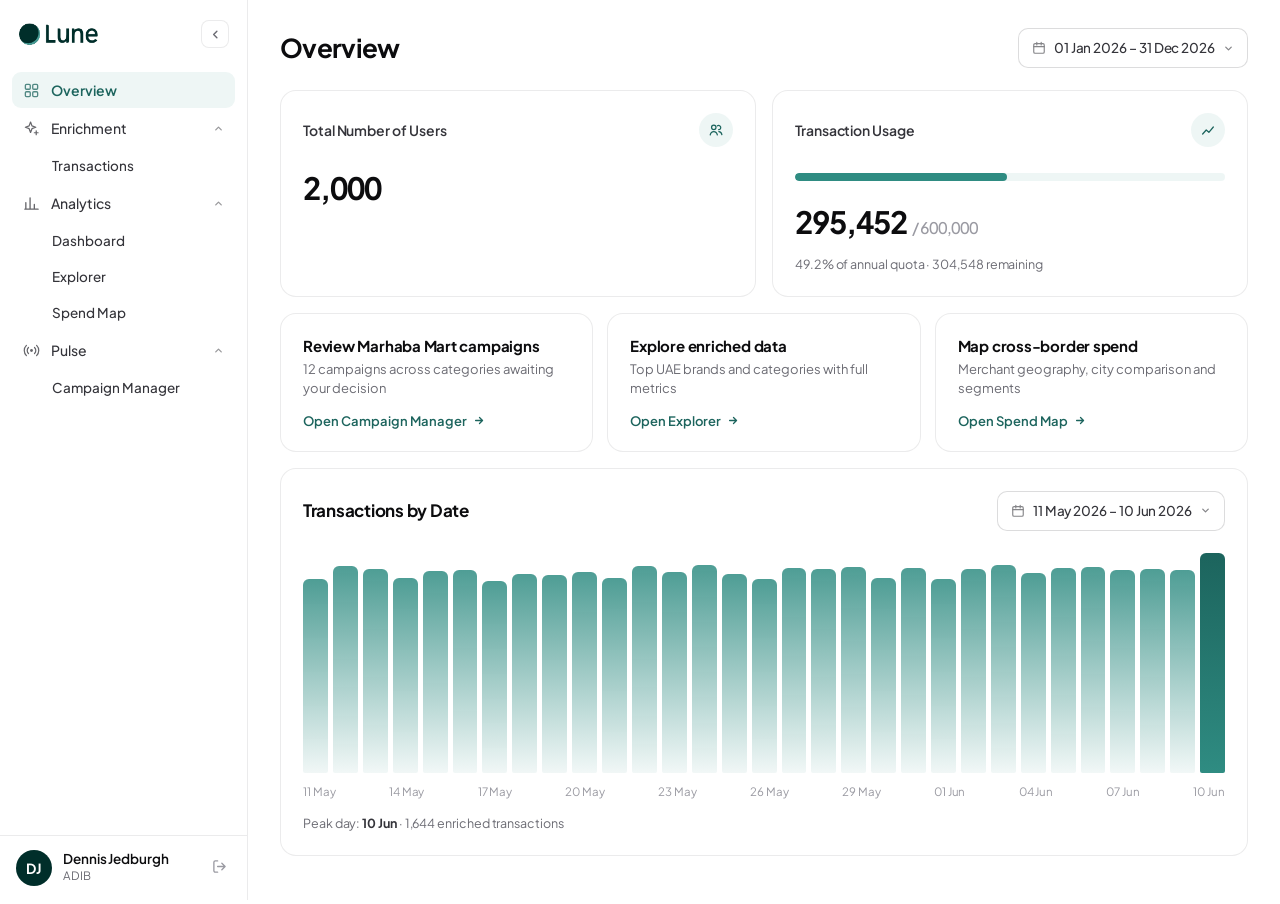
<file: lunehub/index.html>
<!DOCTYPE html>
<html lang="en">
<head>
<meta charset="UTF-8" />
<meta name="viewport" content="width=device-width, initial-scale=1" />
<meta http-equiv="Cache-Control" content="no-cache, no-store, must-revalidate" />
<meta http-equiv="Pragma" content="no-cache" />
<meta http-equiv="Expires" content="0" />
<title>LuneHub — Lune</title>
<meta name="description" content="LuneHub: the command center for the Lune platform." />
<link rel="icon" type="image/png" href="assets/favicon.png" />
<link rel="stylesheet" href="lunehub.css?v=19" />
</head>
<body>

<!-- ============ LOGIN ============ -->
<div class="lh-login" id="lh-login">
  <div class="lh-login-glow" aria-hidden="true"></div>
  <div class="lh-login-crescent" aria-hidden="true"></div>
  <form class="lh-login-card" id="lh-login-form" novalidate>
    <img class="logo" src="assets/lune-logo.png" alt="Lune" />
    <h1>Welcome to LuneHub</h1>
    <p class="sub">Sign in to your workspace.</p>
    <div class="lh-field">
      <label for="lh-email">Work email</label>
      <input id="lh-email" type="email" placeholder="you@company.com" autocomplete="email" />
    </div>
    <div class="lh-field">
      <label for="lh-pass">Password</label>
      <input id="lh-pass" type="password" placeholder="••••••••••" autocomplete="current-password" />
    </div>
    <button class="lh-login-btn" type="submit">Sign in</button>
    <div class="lh-or"><span>or</span></div>
    <button class="lh-login-alt" type="button" id="lh-sso">
      <svg width="15" height="15" viewBox="0 0 16 16" fill="none"><rect x="2.5" y="7" width="11" height="6.5" rx="1.5" stroke="currentColor" stroke-width="1.3"></rect><path d="M5 7V5a3 3 0 0 1 6 0v2" stroke="currentColor" stroke-width="1.3" stroke-linecap="round"></path></svg>
      Continue with SSO
    </button>
    <div class="lh-login-foot">
      <a href="#">Forgot password?</a>
      <span>SSO enabled</span>
    </div>
  </form>
  <p class="lh-login-note">Protected workspace · SOC 2 · ISO 27001</p>
</div>

<!-- ============ APP ============ -->
<div class="lh-app">
  <aside class="lh-side">
    <div class="lh-brand">
      <img src="assets/lune-logo.png" alt="Lune" />
      <button class="lh-collapse" id="lh-collapse" aria-label="Collapse sidebar">
        <svg width="13" height="13" viewBox="0 0 14 14" fill="none"><path d="M8.5 3.5 5 7l3.5 3.5" stroke="currentColor" stroke-width="1.5" stroke-linecap="round" stroke-linejoin="round"></path></svg>
      </button>
    </div>
    <nav class="lh-nav" aria-label="App">
      <button class="lh-item on" data-view="overview">
        <svg width="17" height="17" viewBox="0 0 18 18" fill="none"><rect x="2.5" y="2.5" width="5.2" height="5.2" rx="1.2" stroke="currentColor" stroke-width="1.4"></rect><rect x="10.3" y="2.5" width="5.2" height="5.2" rx="1.2" stroke="currentColor" stroke-width="1.4"></rect><rect x="2.5" y="10.3" width="5.2" height="5.2" rx="1.2" stroke="currentColor" stroke-width="1.4"></rect><rect x="10.3" y="10.3" width="5.2" height="5.2" rx="1.2" stroke="currentColor" stroke-width="1.4"></rect></svg>
        <span>Overview</span>
      </button>
      <button class="lh-item open" data-group="enrich">
        <svg width="17" height="17" viewBox="0 0 18 18" fill="none"><path d="M8 2.2 9.5 6.2 13.5 7.7 9.5 9.2 8 13.2 6.5 9.2 2.5 7.7 6.5 6.2 8 2.2Z" stroke="currentColor" stroke-width="1.3" stroke-linejoin="round"></path><path d="M14 11.5v4M12 13.5h4" stroke="currentColor" stroke-width="1.3" stroke-linecap="round"></path></svg>
        <span>Enrichment</span>
        <svg class="chev" width="11" height="11" viewBox="0 0 12 12" fill="none"><path d="M3 4.5 6 7.5 9 4.5" stroke="currentColor" stroke-width="1.4" stroke-linecap="round" stroke-linejoin="round"></path></svg>
      </button>
      <div class="lh-sub" id="sub-enrich">
        <button class="lh-item" data-view="transactions"><span>Transactions</span></button>
      </div>
      <button class="lh-item open" data-group="analytics">
        <svg width="17" height="17" viewBox="0 0 18 18" fill="none"><path d="M3 15V8M7.5 15V3M12 15v-5M16 15H2" stroke="currentColor" stroke-width="1.4" stroke-linecap="round"></path></svg>
        <span>Analytics</span>
        <svg class="chev" width="11" height="11" viewBox="0 0 12 12" fill="none"><path d="M3 4.5 6 7.5 9 4.5" stroke="currentColor" stroke-width="1.4" stroke-linecap="round" stroke-linejoin="round"></path></svg>
      </button>
      <div class="lh-sub" id="sub-analytics">
        <button class="lh-item" data-view="dashboard"><span>Dashboard</span></button>
        <button class="lh-item" data-view="explorer"><span>Explorer</span></button>
        <button class="lh-item" data-view="geo"><span>Spend Map</span></button>
      </div>
      <button class="lh-item open" data-group="pulse">
        <svg width="17" height="17" viewBox="0 0 18 18" fill="none"><circle cx="9" cy="9" r="1.5" fill="currentColor"></circle><path d="M5.8 12.2a4.5 4.5 0 0 1 0-6.4M12.2 5.8a4.5 4.5 0 0 1 0 6.4M3.6 14.4a7.6 7.6 0 0 1 0-10.8M14.4 3.6a7.6 7.6 0 0 1 0 10.8" stroke="currentColor" stroke-width="1.3" stroke-linecap="round"></path></svg>
        <span>Pulse</span>
        <svg class="chev" width="11" height="11" viewBox="0 0 12 12" fill="none"><path d="M3 4.5 6 7.5 9 4.5" stroke="currentColor" stroke-width="1.4" stroke-linecap="round" stroke-linejoin="round"></path></svg>
      </button>
      <div class="lh-sub" id="sub-pulse">
        <button class="lh-item" data-view="pulse"><span>Campaign Manager</span></button>
      </div>
    </nav>
    <div class="lh-user" id="lh-user" role="button" tabindex="0" title="Profile & settings" data-comment-anchor="user-card">
      <span class="lh-ava">DJ</span>
      <div>
        <div class="nm">Dennis Jedburgh</div>
        <div class="pl">ADIB</div>
      </div>
      <button class="lh-signout" id="lh-signout" title="Sign out" aria-label="Sign out">
        <svg width="15" height="15" viewBox="0 0 16 16" fill="none"><path d="M6 14H3.5A1.5 1.5 0 0 1 2 12.5v-9A1.5 1.5 0 0 1 3.5 2H6M10.5 11.5 14 8l-3.5-3.5M14 8H6" stroke="currentColor" stroke-width="1.4" stroke-linecap="round" stroke-linejoin="round"></path></svg>
      </button>
    </div>
  </aside>

  <main class="lh-main">

    <!-- ============ OVERVIEW ============ -->
    <section class="lh-view active" id="view-overview" data-screen-label="Overview">
      <div class="lh-head">
        <div><h1>Overview</h1></div>
        <div class="lh-filters">
          <span class="lh-pill">
            <svg width="14" height="14" viewBox="0 0 16 16" fill="none"><rect x="2" y="3" width="12" height="11" rx="1.5" stroke="currentColor" stroke-width="1.3"></rect><path d="M2 6.5h12M5.5 1.5v3M10.5 1.5v3" stroke="currentColor" stroke-width="1.3" stroke-linecap="round"></path></svg>
            01 Jan 2026 – 31 Dec 2026
            <svg width="11" height="11" viewBox="0 0 12 12" fill="none"><path d="M3 4.5 6 7.5 9 4.5" stroke="currentColor" stroke-width="1.4" stroke-linecap="round" stroke-linejoin="round"></path></svg>
          </span>
        </div>
      </div>
      <div class="lh-grid-2">
        <div class="lh-card lh-kpi">
          <div class="t">Total Number of Users
            <span class="ic"><svg width="16" height="16" viewBox="0 0 18 18" fill="none"><circle cx="6.5" cy="6" r="2.5" stroke="currentColor" stroke-width="1.4"></circle><path d="M2.5 14.5c.5-2.5 2-3.8 4-3.8s3.5 1.3 4 3.8M12 8.7a2.4 2.4 0 1 0-1.4-4.4M12.2 10.8c1.8.2 3 1.4 3.4 3.4" stroke="currentColor" stroke-width="1.4" stroke-linecap="round"></path></svg></span>
          </div>
          <div class="n" id="ov-users">42,073</div>
        </div>
        <div class="lh-card lh-kpi">
          <div class="t">Transaction Usage
            <span class="ic"><svg width="16" height="16" viewBox="0 0 18 18" fill="none"><path d="M3 13.5 7 9l3 2.6 5-6" stroke="currentColor" stroke-width="1.4" stroke-linecap="round" stroke-linejoin="round"></path></svg></span>
          </div>
          <div class="lh-progress"><i id="ov-usage-bar" style="width:32.3%"></i></div>
          <div class="n"><span id="ov-usage">3,875,293</span> <small id="ov-usage-max">/ 12,000,000</small></div>
          <div class="lh-kpi-cap" id="ov-usage-cap">32.3% of annual quota · 8,124,707 remaining</div>
        </div>
      </div>
      <div class="lh-grid-3 lh-section-gap">
        <button class="lh-card lh-short" data-view="pulse">
          <span class="lh-short-t">Review Marhaba Mart campaigns</span>
          <span class="lh-short-d">12 campaigns across categories awaiting your decision</span>
          <span class="lh-short-go">Open Campaign Manager
            <svg width="13" height="13" viewBox="0 0 15 15" fill="none"><path d="M3 7.5h8M7.5 4 11 7.5 7.5 11" stroke="currentColor" stroke-width="1.5" stroke-linecap="round" stroke-linejoin="round"></path></svg>
          </span>
        </button>
        <button class="lh-card lh-short" data-view="explorer">
          <span class="lh-short-t">Explore enriched data</span>
          <span class="lh-short-d">Top UAE brands and categories with full metrics</span>
          <span class="lh-short-go">Open Explorer
            <svg width="13" height="13" viewBox="0 0 15 15" fill="none"><path d="M3 7.5h8M7.5 4 11 7.5 7.5 11" stroke="currentColor" stroke-width="1.5" stroke-linecap="round" stroke-linejoin="round"></path></svg>
          </span>
        </button>
        <button class="lh-card lh-short" data-view="geo">
          <span class="lh-short-t">Map cross-border spend</span>
          <span class="lh-short-d">Merchant geography, city comparison and segments</span>
          <span class="lh-short-go">Open Spend Map
            <svg width="13" height="13" viewBox="0 0 15 15" fill="none"><path d="M3 7.5h8M7.5 4 11 7.5 7.5 11" stroke="currentColor" stroke-width="1.5" stroke-linecap="round" stroke-linejoin="round"></path></svg>
          </span>
        </button>
      </div>
      <div class="lh-card lh-section-gap">
        <div class="lh-card-head">
          <h3>Transactions by Date</h3>
          <span class="lh-pill">
            <svg width="14" height="14" viewBox="0 0 16 16" fill="none"><rect x="2" y="3" width="12" height="11" rx="1.5" stroke="currentColor" stroke-width="1.3"></rect><path d="M2 6.5h12M5.5 1.5v3M10.5 1.5v3" stroke="currentColor" stroke-width="1.3" stroke-linecap="round"></path></svg>
            11 May 2026 – 10 Jun 2026
            <svg width="11" height="11" viewBox="0 0 12 12" fill="none"><path d="M3 4.5 6 7.5 9 4.5" stroke="currentColor" stroke-width="1.4" stroke-linecap="round" stroke-linejoin="round"></path></svg>
          </span>
        </div>
        <div class="lh-bars" id="ov-bars"></div>
        <div class="lh-xlab"><span>11 May</span><span>14 May</span><span>17 May</span><span>20 May</span><span>23 May</span><span>26 May</span><span>29 May</span><span>01 Jun</span><span>04 Jun</span><span>07 Jun</span><span>10 Jun</span></div>
        <div class="lh-chart-cap" id="ov-cap"></div>
      </div>
    </section>

    <!-- ============ TRANSACTIONS ============ -->
    <section class="lh-view" id="view-transactions" data-screen-label="Transactions">
      <div class="lh-head">
        <div><h1>Transactions</h1></div>
      </div>
      <div class="lh-head" style="margin-bottom:14px">
        <div class="lh-filters">
          <span class="lh-search">
            <svg width="14" height="14" viewBox="0 0 16 16" fill="none"><circle cx="7" cy="7" r="4.5" stroke="currentColor" stroke-width="1.4"></circle><path d="m10.5 10.5 3 3" stroke="currentColor" stroke-width="1.4" stroke-linecap="round"></path></svg>
            <input id="tx-search" type="text" placeholder="Search raw description" />
          </span>
          <span class="lh-search">
            <svg width="14" height="14" viewBox="0 0 16 16" fill="none"><circle cx="7" cy="7" r="4.5" stroke="currentColor" stroke-width="1.4"></circle><path d="m10.5 10.5 3 3" stroke="currentColor" stroke-width="1.4" stroke-linecap="round"></path><path d="M5 7h4M5 5h2" stroke="currentColor" stroke-width="1.1" stroke-linecap="round"></path></svg>
            <input id="tx-id" type="text" placeholder="Enter Transaction ID" />
          </span>
          <button class="lh-pill" id="tx-filter-btn">
            <svg width="14" height="14" viewBox="0 0 16 16" fill="none"><path d="M2 4h12M4.5 8h7M7 12h2" stroke="currentColor" stroke-width="1.4" stroke-linecap="round"></path></svg>
            Filter
          </button>
        </div>
        <button class="lh-btn lh-btn--accent" id="lh-report" disabled>
          <svg width="13" height="13" viewBox="0 0 16 16" fill="none"><path d="M3.5 14V2.5M3.5 3h8.2l-1.6 2.8 1.6 2.8H3.5" stroke="currentColor" stroke-width="1.4" stroke-linecap="round" stroke-linejoin="round"></path></svg>
          Report selected
        </button>
      </div>
      <div class="lh-card lh-tablewrap" style="padding:6px 8px">
        <table class="lh-table">
          <thead><tr>
            <th style="width:36px"><input type="checkbox" id="lh-cb-all" aria-label="Select all"></th>
            <th>Logo</th>
            <th class="sortable" data-sort="id">ID <span class="sort">▼</span></th>
            <th class="sortable" data-sort="desc">Raw Description <span class="sort">▼</span></th>
            <th>Brand</th><th>Category</th>
            <th class="sortable" data-sort="date">Date <span class="sort">▼</span></th>
            <th class="num sortable" data-sort="amount">Amount <span class="sort">▼</span></th>
            <th class="sortable" data-sort="currency">Currency <span class="sort">▼</span></th>
            <th></th>
          </tr></thead>
          <tbody id="tb-tx"></tbody>
        </table>
        <div class="lh-count" id="tx-count"></div>
        <div class="lh-pager" id="tx-pager"></div>
      </div>
    </section>

    <!-- ============ DASHBOARD ============ -->
    <section class="lh-view" id="view-dashboard" data-screen-label="Dashboard">
      <div class="lh-head">
        <div>
          <h1>Dashboard</h1>
          <p class="sub">Brand and category spend analytics · 10 Dec 2025 – 10 Jun 2026</p>
        </div>
        <div class="lh-filters">
          <span class="lh-pill">AED <svg width="11" height="11" viewBox="0 0 12 12" fill="none"><path d="M3 4.5 6 7.5 9 4.5" stroke="currentColor" stroke-width="1.4" stroke-linecap="round" stroke-linejoin="round"></path></svg></span>
          <span class="lh-pill">Last 6 months <svg width="11" height="11" viewBox="0 0 12 12" fill="none"><path d="M3 4.5 6 7.5 9 4.5" stroke="currentColor" stroke-width="1.4" stroke-linecap="round" stroke-linejoin="round"></path></svg></span>
          <span class="lh-pill">All Countries <svg width="11" height="11" viewBox="0 0 12 12" fill="none"><path d="M3 4.5 6 7.5 9 4.5" stroke="currentColor" stroke-width="1.4" stroke-linecap="round" stroke-linejoin="round"></path></svg></span>
        </div>
      </div>
      <div class="lh-banktoggle">
        <span class="lh-bank-label">Source
          <svg width="14" height="14" viewBox="0 0 18 18" fill="none"><path d="M9 2.5 15.5 5.5 9 8.5 2.5 5.5 9 2.5Z" stroke="currentColor" stroke-width="1.3" stroke-linejoin="round"></path><path d="M2.5 9 9 12 15.5 9M2.5 12.5 9 15.5 15.5 12.5" stroke="currentColor" stroke-width="1.3" stroke-linecap="round" stroke-linejoin="round"></path></svg>
        </span>
        <div class="lh-seg" id="bank-seg">
          <button class="on" data-bank="all">All banks</button>
          <button data-bank="ADIB">ADIB</button>
          <button data-bank="FAB">FAB</button>
          <button data-bank="Emirates NBD">Emirates NBD</button>
        </div>
        <span class="lh-bank-note">Open Finance · <b id="dash-source-note">across all linked banks</b></span>
      </div>
      <div class="lh-note">
        <svg width="13" height="13" viewBox="0 0 16 16" fill="none"><circle cx="8" cy="8" r="6" stroke="currentColor" stroke-width="1.3"></circle><path d="M8 7.5V11M8 5.2v.1" stroke="currentColor" stroke-width="1.4" stroke-linecap="round"></path></svg>
        Cross-bank figures cover the opted-in Open Finance panel only. No ATM data is present.
      </div>
      <div class="lh-grid-4">
        <div class="lh-card lh-kpi"><div class="t">Total Customers</div><div class="n" id="kpi-customers">100</div></div>
        <div class="lh-card lh-kpi"><div class="t">Total Transactions</div><div class="n" id="kpi-transactions">50K</div></div>
        <div class="lh-card lh-kpi"><div class="t">Total Spend</div><div class="n" id="kpi-spend">AED 10M</div></div>
        <div class="lh-card lh-kpi"><div class="t">Spend / Customer</div><div class="n" id="kpi-spendcust">AED 100K</div></div>
      </div>

      <div class="lh-card lh-section-gap">
        <div class="lh-card-head"><h3>Share of Wallet</h3><span class="lh-count-inline" id="sow-sub"></span></div>
        <div class="lh-sow" id="sow-bars"></div>
      </div>

      <div class="lh-card lh-section-gap">
        <div class="lh-card-head">
          <h3>Spend Analytics</h3>
          <div class="lh-total"><div class="n" id="tree-total">3.53B</div><div class="l" id="tree-total-l">Total Spend</div></div>
        </div>
        <div class="lh-filters">
          <div class="lh-seg" id="tree-entity"><button class="on" data-ent="categories">Categories (13)</button><button data-ent="brands">Brands (14)</button></div>
          <div class="lh-seg" id="tree-metric"><button class="on" data-met="spend">Total Spend</button><button data-met="customers">Customers</button><button data-met="transactions">Transactions</button></div>
        </div>
        <div class="lh-tree" id="spend-tree" aria-label="Spend treemap"></div>
      </div>

      <div class="lh-card lh-section-gap">
        <div class="lh-card-head">
          <h3>Spend over time</h3>
          <div class="lh-total"><div class="n" id="stack-total">3.2B</div><div class="l">Total Spend</div></div>
        </div>
        <div class="lh-card-head">
          <div class="lh-seg"><button>Monthly Leaders</button><button class="on">Trend Distribution</button></div>
          <div class="lh-seg" id="stack-gran"><button data-gran="daily">Daily</button><button data-gran="weekly">Weekly</button><button class="on" data-gran="monthly">Monthly</button></div>
        </div>
        <div class="lh-stack" id="spend-stack"></div>
        <div class="lh-stack-labs" id="spend-labs"></div>
        <div class="lh-legend" id="spend-legend"></div>
      </div>

      <div class="lh-card lh-section-gap lh-tablewrap">
        <div class="lh-card-head">
          <h3>Brand Explorer</h3>
          <button class="lh-pill">
            <svg width="13" height="13" viewBox="0 0 16 16" fill="none"><path d="M5 3v10M5 13l-2.5-2.5M5 13l2.5-2.5M11 13V3M11 3 8.5 5.5M11 3l2.5 2.5" stroke="currentColor" stroke-width="1.3" stroke-linecap="round" stroke-linejoin="round"></path></svg>
            Sort
          </button>
        </div>
        <table class="lh-table">
          <thead><tr><th>Brand</th><th class="num">Total Spend</th><th class="num">Transactions</th><th class="num">Customers</th></tr></thead>
          <tbody id="tb-brands-mini"></tbody>
        </table>
        <div class="lh-count"><button class="lh-link" data-view="explorer">View all brands</button></div>
      </div>
    </section>

    <!-- ============ EXPLORER ============ -->
    <section class="lh-view" id="view-explorer" data-screen-label="Explorer">
      <div class="lh-head">
        <div>
          <h1>Brand Explorer</h1>
          <p class="sub">All enriched brands with filterable metrics</p>
        </div>
        <div class="lh-filters">
          <span class="lh-pill">AED <svg width="11" height="11" viewBox="0 0 12 12" fill="none"><path d="M3 4.5 6 7.5 9 4.5" stroke="currentColor" stroke-width="1.4" stroke-linecap="round" stroke-linejoin="round"></path></svg></span>
          <span class="lh-pill">Last 6 months <svg width="11" height="11" viewBox="0 0 12 12" fill="none"><path d="M3 4.5 6 7.5 9 4.5" stroke="currentColor" stroke-width="1.4" stroke-linecap="round" stroke-linejoin="round"></path></svg></span>
          <span class="lh-pill">All Countries <svg width="11" height="11" viewBox="0 0 12 12" fill="none"><path d="M3 4.5 6 7.5 9 4.5" stroke="currentColor" stroke-width="1.4" stroke-linecap="round" stroke-linejoin="round"></path></svg></span>
        </div>
      </div>
      <div class="lh-expbar">
        <span class="lh-search">
          <svg width="14" height="14" viewBox="0 0 16 16" fill="none"><circle cx="7" cy="7" r="4.5" stroke="currentColor" stroke-width="1.4"></circle><path d="m10.5 10.5 3 3" stroke="currentColor" stroke-width="1.4" stroke-linecap="round"></path></svg>
          <input id="exp-search" type="text" placeholder="Search Brand" />
        </span>
        <div class="lh-fdrop" data-drop="cat">
          <button type="button" class="lh-pill lh-fbtn" id="exp-cat-btn">Category <svg width="11" height="11" viewBox="0 0 12 12" fill="none"><path d="M3 4.5 6 7.5 9 4.5" stroke="currentColor" stroke-width="1.4" stroke-linecap="round" stroke-linejoin="round"></path></svg></button>
          <div class="lh-fpanel lh-fpanel--list" id="exp-cat-list"></div>
        </div>
        <div class="lh-fdrop" data-drop="spend">
          <button type="button" class="lh-pill lh-fbtn">Total Spend <svg width="11" height="11" viewBox="0 0 12 12" fill="none"><path d="M3 4.5 6 7.5 9 4.5" stroke="currentColor" stroke-width="1.4" stroke-linecap="round" stroke-linejoin="round"></path></svg></button>
          <div class="lh-fpanel"><label>Minimum</label><input type="number" id="f-spend-min" placeholder="Enter Value" /><label>Maximum</label><input type="number" id="f-spend-max" placeholder="Enter Value" /></div>
        </div>
        <div class="lh-fdrop" data-drop="tx">
          <button type="button" class="lh-pill lh-fbtn">Transactions <svg width="11" height="11" viewBox="0 0 12 12" fill="none"><path d="M3 4.5 6 7.5 9 4.5" stroke="currentColor" stroke-width="1.4" stroke-linecap="round" stroke-linejoin="round"></path></svg></button>
          <div class="lh-fpanel"><label>Minimum</label><input type="number" id="f-tx-min" placeholder="Enter Value" /><label>Maximum</label><input type="number" id="f-tx-max" placeholder="Enter Value" /></div>
        </div>
        <div class="lh-fdrop" data-drop="cust">
          <button type="button" class="lh-pill lh-fbtn">Customers <svg width="11" height="11" viewBox="0 0 12 12" fill="none"><path d="M3 4.5 6 7.5 9 4.5" stroke="currentColor" stroke-width="1.4" stroke-linecap="round" stroke-linejoin="round"></path></svg></button>
          <div class="lh-fpanel"><label>Minimum</label><input type="number" id="f-cust-min" placeholder="Enter Value" /><label>Maximum</label><input type="number" id="f-cust-max" placeholder="Enter Value" /></div>
        </div>
        <div class="lh-fdrop" data-drop="spc">
          <button type="button" class="lh-pill lh-fbtn">Spend/Customer <svg width="11" height="11" viewBox="0 0 12 12" fill="none"><path d="M3 4.5 6 7.5 9 4.5" stroke="currentColor" stroke-width="1.4" stroke-linecap="round" stroke-linejoin="round"></path></svg></button>
          <div class="lh-fpanel"><label>Minimum</label><input type="number" id="f-spc-min" placeholder="Enter Value" /><label>Maximum</label><input type="number" id="f-spc-max" placeholder="Enter Value" /></div>
        </div>
        <div class="lh-fdrop" data-drop="sort">
          <button type="button" class="lh-pill lh-fbtn">Sort <svg width="11" height="11" viewBox="0 0 12 12" fill="none"><path d="M3 4.5 6 7.5 9 4.5" stroke="currentColor" stroke-width="1.4" stroke-linecap="round" stroke-linejoin="round"></path></svg></button>
          <div class="lh-fpanel lh-fpanel--sort">
            <label>Sort by</label>
            <select id="f-sort-field"><option value="">Select a field</option><option value="spend">Total Spend</option><option value="tx">Transactions</option><option value="cust">Customers</option><option value="spc">Spend / Customer</option><option value="name">Brand</option></select>
            <label>Order</label>
            <select id="f-sort-order"><option value="desc">High to low</option><option value="asc">Low to high</option></select>
          </div>
        </div>
        <button class="lh-btn lh-btn--accent lh-expapply" id="exp-apply">Apply Filters</button>
      </div>
      <div id="exp-brands" class="lh-card lh-tablewrap" style="padding:6px 8px">
        <table class="lh-table">
          <thead><tr><th>Brand</th><th>Category</th><th class="num">Total Spend</th><th class="num">Transactions</th><th class="num">Customers</th><th class="num">Spend / Customer</th></tr></thead>
          <tbody id="tb-brands"></tbody>
        </table>
        <div class="lh-count" id="brand-count"></div>
      </div>
    </section>

    <!-- ============ CATEGORY DETAIL ============ -->
    <section class="lh-view" id="view-catdetail" data-screen-label="Category">
      <div class="lh-head">
        <div class="lh-title-row">
          <button class="lh-back" id="cat-back" aria-label="Back"><svg width="16" height="16" viewBox="0 0 16 16" fill="none"><path d="M10 3 5 8l5 5" stroke="currentColor" stroke-width="1.6" stroke-linecap="round" stroke-linejoin="round"></path></svg></button>
          <h1 id="cat-title">Category</h1>
        </div>
        <div class="lh-filters">
          <span class="lh-pill">AED <svg width="11" height="11" viewBox="0 0 12 12" fill="none"><path d="M3 4.5 6 7.5 9 4.5" stroke="currentColor" stroke-width="1.4" stroke-linecap="round" stroke-linejoin="round"></path></svg></span>
          <span class="lh-pill">Last 6 months <svg width="11" height="11" viewBox="0 0 12 12" fill="none"><path d="M3 4.5 6 7.5 9 4.5" stroke="currentColor" stroke-width="1.4" stroke-linecap="round" stroke-linejoin="round"></path></svg></span>
          <span class="lh-pill">All Countries <svg width="11" height="11" viewBox="0 0 12 12" fill="none"><path d="M3 4.5 6 7.5 9 4.5" stroke="currentColor" stroke-width="1.4" stroke-linecap="round" stroke-linejoin="round"></path></svg></span>
        </div>
      </div>
      <div class="lh-grid-4">
        <div class="lh-card lh-kpi"><div class="t">Total Spend</div><div class="n" id="cat-k-spend">—</div></div>
        <div class="lh-card lh-kpi"><div class="t">Total Transactions</div><div class="n" id="cat-k-tx">—</div></div>
        <div class="lh-card lh-kpi"><div class="t">Total Customers</div><div class="n" id="cat-k-cust">—</div></div>
        <div class="lh-card lh-kpi"><div class="t">Spend / Customer</div><div class="n" id="cat-k-spc">—</div></div>
      </div>
      <div class="lh-grid-2 lh-section-gap">
        <div class="lh-card"><div class="lh-card-head"><h3><span id="cat-bars-name">Category</span>: Spend Over Time</h3><div class="lh-seg" id="cat-gran"><button data-gran="daily">Daily</button><button data-gran="weekly">Weekly</button><button class="on" data-gran="monthly">Monthly</button></div></div><div class="lh-svgchart" id="cat-bars"></div></div>
        <div class="lh-card"><div class="lh-card-head"><h3>Brand Share in <span id="cat-share-name">Category</span></h3></div><div id="cat-donut"></div></div>
      </div>
      <div class="lh-card lh-section-gap lh-tablewrap">
        <div class="lh-card-head"><h3>Subcategories in <span id="cat-sub-name">Category</span></h3><span class="lh-count-inline" id="cat-sub-count"></span></div>
        <table class="lh-table"><thead><tr><th>Subcategory</th><th class="num">Total Spend</th><th class="num">Transactions</th><th class="num">Customers</th></tr></thead><tbody id="cat-subs"></tbody></table>
      </div>
      <div class="lh-card lh-section-gap lh-tablewrap">
        <div class="lh-card-head"><h3>Brands in <span id="cat-brands-name">Category</span></h3></div>
        <table class="lh-table"><thead><tr><th>Brand</th><th class="num">Total Spend</th><th class="num">Transactions</th><th class="num">Customers</th></tr></thead><tbody id="cat-brands"></tbody></table>
      </div>
    </section>

    <!-- ============ BRAND DETAIL ============ -->
    <section class="lh-view" id="view-branddetail" data-screen-label="Brand">
      <div class="lh-head">
        <div class="lh-title-row">
          <button class="lh-back" id="br-back" aria-label="Back"><svg width="16" height="16" viewBox="0 0 16 16" fill="none"><path d="M10 3 5 8l5 5" stroke="currentColor" stroke-width="1.6" stroke-linecap="round" stroke-linejoin="round"></path></svg></button>
          <div><h1 id="br-title">Brand</h1><p class="sub" id="br-cat">Category</p></div>
        </div>
        <div class="lh-filters">
          <span class="lh-pill">AED <svg width="11" height="11" viewBox="0 0 12 12" fill="none"><path d="M3 4.5 6 7.5 9 4.5" stroke="currentColor" stroke-width="1.4" stroke-linecap="round" stroke-linejoin="round"></path></svg></span>
          <span class="lh-pill">Last 6 months <svg width="11" height="11" viewBox="0 0 12 12" fill="none"><path d="M3 4.5 6 7.5 9 4.5" stroke="currentColor" stroke-width="1.4" stroke-linecap="round" stroke-linejoin="round"></path></svg></span>
          <span class="lh-pill">All Countries <svg width="11" height="11" viewBox="0 0 12 12" fill="none"><path d="M3 4.5 6 7.5 9 4.5" stroke="currentColor" stroke-width="1.4" stroke-linecap="round" stroke-linejoin="round"></path></svg></span>
        </div>
      </div>
      <div class="lh-grid-4">
        <div class="lh-card lh-kpi"><div class="t">Total Spend</div><div class="n" id="br-k-spend">—</div></div>
        <div class="lh-card lh-kpi"><div class="t">Total Transactions</div><div class="n" id="br-k-tx">—</div></div>
        <div class="lh-card lh-kpi"><div class="t">Total Customers</div><div class="n" id="br-k-cust">—</div></div>
        <div class="lh-card lh-kpi"><div class="t">Spend / Customer</div><div class="n" id="br-k-spc">—</div></div>
      </div>
      <div class="lh-grid-2 lh-section-gap">
        <div class="lh-card"><div class="lh-card-head"><h3><span id="br-bars-name">Brand</span>: Spend Over Time</h3><div class="lh-seg" id="br-gran"><button data-gran="daily">Daily</button><button data-gran="weekly">Weekly</button><button class="on" data-gran="monthly">Monthly</button></div></div><div class="lh-svgchart" id="br-bars"></div></div>
        <div class="lh-card"><div class="lh-card-head"><h3>Transactions by Month</h3></div><div class="lh-svgchart" id="br-area"></div></div>
      </div>
      <div class="lh-card lh-section-gap">
        <div class="lh-card-head"><h3>Customer Demographics</h3><span class="lh-count-inline" id="br-demo-sub"></span></div>
        <div class="lh-demo-grid">
          <div class="lh-demo-panel"><h4>Age</h4><div id="br-age"></div></div>
          <div class="lh-demo-panel"><h4>Gender</h4><div id="br-gender"></div></div>
          <div class="lh-demo-panel"><h4>Nationality</h4><div id="br-nat"></div></div>
        </div>
      </div>
    </section>

    <!-- ============ GEO ============ -->
    <section class="lh-view lh-view--bleed" id="view-geo" data-screen-label="Spend Map">
      <div class="lh-modtabs" id="geo-tabs">
        <button class="on" data-geo="map">Map</button>
        <button data-geo="compare">Compare Cities</button>
        <button data-geo="segments">Segments</button>
      </div>
      <iframe id="geo-frame" data-src="lune-geo.html?embed=1" title="Lune Geo — merchant map"></iframe>
    </section>

    <!-- ============ PULSE ============ -->
    <section class="lh-view lh-view--bleed" id="view-pulse" data-screen-label="Pulse — Campaign Manager">
      <iframe id="pulse-frame" data-src="lune-pulse.html?embed=1&v=2" title="Lune Pulse — Campaign Manager"></iframe>
    </section>

    <!-- ============ SETTINGS ============ -->
    <section class="lh-view" id="view-settings" data-screen-label="Settings">
      <div class="lh-head"><div><h1>Settings</h1></div></div>
      <div class="lh-set-grid">
        <div>
          <div class="lh-card">
            <h3>ADIB</h3>
            <p class="lh-org">Abu Dhabi Islamic Bank · Issuer workspace</p>
            <a class="lh-mglink" href="#">Manage your organization</a>
            <div class="lh-profile">
              <span class="lh-ava lh-ava--lg">DJ</span>
              <div>
                <div style="font-weight:700">Dennis Jedburgh <span class="lh-badge">Admin</span></div>
                <div class="e">dennis.jedburgh@adib.ae · Joined Tue 28 Apr 2026</div>
              </div>
            </div>
            <div class="lh-form-row">
              <div class="lh-field" style="margin-top:0">
                <label for="set-first">First name</label>
                <input id="set-first" type="text" value="Dennis" />
              </div>
              <div class="lh-field" style="margin-top:0">
                <label for="set-last">Last name</label>
                <input id="set-last" type="text" value="Jedburgh" />
              </div>
            </div>
            <div class="lh-save"><button class="lh-btn lh-btn--accent">Save changes</button></div>
          </div>
          <div class="lh-card">
            <h3>Contact us</h3>
            <p class="lh-org" style="margin-bottom:8px">Questions or assistance — we reply within 24 hours.</p>
            <div class="lh-contact-row">
              <div>
                <div class="lbl">Sales &amp; pricing</div>
                <div>partnerships@lunedata.io</div>
              </div>
              <button class="lh-copy" data-copy="partnerships@lunedata.io" title="Copy email" aria-label="Copy partnerships email">
                <svg width="13" height="13" viewBox="0 0 16 16" fill="none"><rect x="5" y="5" width="8.5" height="8.5" rx="1.5" stroke="currentColor" stroke-width="1.3"></rect><path d="M3 11V3.5A1.5 1.5 0 0 1 4.5 2H11" stroke="currentColor" stroke-width="1.3" stroke-linecap="round"></path></svg>
              </button>
            </div>
            <div class="lh-contact-row" style="border-top:1px solid var(--line)">
              <div>
                <div class="lbl">Product support</div>
                <div>support@lunedata.io</div>
              </div>
              <button class="lh-copy" data-copy="support@lunedata.io" title="Copy email" aria-label="Copy support email">
                <svg width="13" height="13" viewBox="0 0 16 16" fill="none"><rect x="5" y="5" width="8.5" height="8.5" rx="1.5" stroke="currentColor" stroke-width="1.3"></rect><path d="M3 11V3.5A1.5 1.5 0 0 1 4.5 2H11" stroke="currentColor" stroke-width="1.3" stroke-linecap="round"></path></svg>
              </button>
            </div>
          </div>
        </div>
        <div>
          <div class="lh-card">
            <div class="lh-card-head">
              <h3>Members</h3>
              <button class="lh-btn lh-btn--accent">
                <svg width="12" height="12" viewBox="0 0 14 14" fill="none"><path d="M7 2.5v9M2.5 7h9" stroke="currentColor" stroke-width="1.5" stroke-linecap="round"></path></svg>
                Invite member
              </button>
            </div>
            <div class="lh-member">
              <span class="lh-chip" style="background:#0F4F47;width:36px;height:36px;border-radius:50%">DJ</span>
              <div>
                <div class="nm">Dennis Jedburgh <svg width="13" height="13" viewBox="0 0 16 16" fill="none"><circle cx="8" cy="8" r="6" fill="#2F8C82"></circle><path d="M5.5 8.2 7.2 10l3.3-3.8" stroke="#fff" stroke-width="1.4" stroke-linecap="round" stroke-linejoin="round"></path></svg></div>
                <div class="em">dennis.jedburgh@adib.ae</div>
              </div>
              <span class="role">Admin</span>
              <button class="lh-kebab" aria-label="Member actions">⋮</button>
            </div>
            <div class="lh-member">
              <span class="lh-chip" style="background:#2F8C82;width:36px;height:36px;border-radius:50%">AS</span>
              <div>
                <div class="nm">Alexis Soued <svg width="13" height="13" viewBox="0 0 16 16" fill="none"><circle cx="8" cy="8" r="6" fill="#2F8C82"></circle><path d="M5.5 8.2 7.2 10l3.3-3.8" stroke="#fff" stroke-width="1.4" stroke-linecap="round" stroke-linejoin="round"></path></svg></div>
                <div class="em">alexis.soued@adib.ae</div>
              </div>
              <span class="role">Member</span>
              <button class="lh-kebab" aria-label="Member actions">⋮</button>
            </div>
            <div class="lh-member">
              <span class="lh-chip" style="background:#6B8693;width:36px;height:36px;border-radius:50%">HL</span>
              <div>
                <div class="nm">Helal Lootah <svg width="13" height="13" viewBox="0 0 16 16" fill="none"><circle cx="8" cy="8" r="6" fill="#2F8C82"></circle><path d="M5.5 8.2 7.2 10l3.3-3.8" stroke="#fff" stroke-width="1.4" stroke-linecap="round" stroke-linejoin="round"></path></svg></div>
                <div class="em">helal.lootah@adib.ae</div>
              </div>
              <span class="role">Member</span>
              <button class="lh-kebab" aria-label="Member actions">⋮</button>
            </div>
          </div>
          <div class="lh-card">
            <div class="lh-card-head">
              <h3>Documentation</h3>
              <a class="lh-btn lh-btn--ghost" href="https://docs.lunedata.io">
                View docs
                <svg width="12" height="12" viewBox="0 0 14 14" fill="none"><path d="M5.5 3H3.5A1.5 1.5 0 0 0 2 4.5v6A1.5 1.5 0 0 0 3.5 12h6A1.5 1.5 0 0 0 11 10.5V8.5M8 2h4v4M12 2 6.5 7.5" stroke="currentColor" stroke-width="1.3" stroke-linecap="round" stroke-linejoin="round"></path></svg>
              </a>
            </div>
            <p class="lh-org">Guides, references and resources to help you get started.</p>
          </div>
        </div>
      </div>
    </section>

  </main>
</div>

<!-- ============ FILTER MODAL ============ -->
<div class="lh-modal" id="tx-filter" role="dialog" aria-modal="true" aria-label="Filter transactions">
  <form class="lh-modal-card" id="tx-filter-form" novalidate>
    <div class="lh-modal-head">
      <h2>Filter</h2>
      <button type="button" class="lh-modal-x" id="tx-filter-x" aria-label="Close">
        <svg width="15" height="15" viewBox="0 0 16 16" fill="none"><path d="m4 4 8 8M12 4l-8 8" stroke="currentColor" stroke-width="1.5" stroke-linecap="round"></path></svg>
      </button>
    </div>
    <div class="lh-fl"><label for="f-merchant">Merchant Name</label><input id="f-merchant" type="text" placeholder="Search Merchant Name" /></div>
    <div class="lh-fl"><label for="f-brand">Brand</label><input id="f-brand" type="text" placeholder="Search Brand" /></div>
    <div class="lh-fl"><label for="f-category">Category</label><select id="f-category"><option value="">Select Category</option></select></div>
    <div class="lh-fl"><label for="f-mcc">MCC</label><input id="f-mcc" type="text" inputmode="numeric" placeholder="1234" /></div>
    <div class="lh-fl-2">
      <div class="lh-fl"><label for="f-currency">Currency</label><select id="f-currency"><option value="">Select</option></select></div>
      <div class="lh-fl"><label for="f-country">Country</label><select id="f-country"><option value="">Select</option><option>Saudi Arabia</option><option>Qatar</option><option>United Arab Emirates</option><option>United States</option></select></div>
    </div>
    <div class="lh-fl-2">
      <div class="lh-fl"><label for="f-from">From</label><input id="f-from" type="date" /></div>
      <div class="lh-fl"><label for="f-to">To</label><input id="f-to" type="date" /></div>
    </div>
    <div class="lh-fl"><label for="f-source">Source of Transaction</label><select id="f-source"><option value="">Select</option><option>Card · POS</option><option>Card · Online</option><option>Bank Transfer</option><option>ATM</option></select></div>
    <div class="lh-fl-2">
      <div class="lh-fl"><label for="f-rtype">Report Type</label><select id="f-rtype"><option value="">Select</option><option>Incorrect Brand</option><option>Incorrect Category</option><option>Missing Logo</option><option>Other</option></select></div>
      <div class="lh-fl"><label for="f-rstatus">Report Status</label><select id="f-rstatus"><option value="">Select</option><option>Open</option><option>In Review</option><option>Resolved</option></select></div>
    </div>
    <label class="lh-check"><input type="checkbox" id="f-empty" />Show transactions with empty raw descriptions</label>
    <div class="lh-modal-foot">
      <button type="button" class="lh-btn lh-btn--soft" id="tx-clear">Clear</button>
      <button type="submit" class="lh-btn lh-btn--accent">Apply</button>
    </div>
  </form>
</div>

<!-- ============ REPORT TRANSACTION MODAL ============ -->
<div class="lh-modal" id="tx-report" role="dialog" aria-modal="true" aria-label="Report transaction">
  <form class="lh-modal-card" id="tx-report-form" novalidate>
    <div class="lh-modal-head">
      <h2>Report transaction</h2>
      <button type="button" class="lh-modal-x" id="tx-report-x" aria-label="Close">
        <svg width="15" height="15" viewBox="0 0 16 16" fill="none"><path d="m4 4 8 8M12 4l-8 8" stroke="currentColor" stroke-width="1.5" stroke-linecap="round"></path></svg>
      </button>
    </div>
    <p class="lh-modal-sub" id="rp-target"></p>
    <div class="lh-fl-2">
      <div class="lh-fl"><label for="rp-type">Report Type</label><select id="rp-type"><option value="">Select type</option><option>Incorrect Brand Name</option><option>Incorrect Category</option><option>Incorrect Logo</option></select></div>
      <div class="lh-fl"><label for="rp-rec">Recommendation</label><input id="rp-rec" type="text" placeholder="Recommendation" /></div>
    </div>
    <div class="lh-fl"><textarea id="rp-details" class="lh-textarea" rows="5" placeholder="Add more details about your feedback."></textarea></div>
    <div class="lh-modal-foot">
      <button type="button" class="lh-btn lh-btn--soft" id="rp-cancel">Cancel</button>
      <button type="submit" class="lh-btn lh-btn--accent">Submit</button>
    </div>
  </form>
</div>

<div class="lh-tip" id="lh-tip" aria-hidden="true"></div>

<!-- ============ LOGO LIGHTBOX ============ -->
<div class="lh-logobox" id="lh-logobox" role="dialog" aria-modal="true" aria-label="Brand logo">
  <button type="button" class="lh-logobox-x" aria-label="Close">
    <svg width="18" height="18" viewBox="0 0 16 16" fill="none"><path d="m4 4 8 8M12 4l-8 8" stroke="currentColor" stroke-width="1.6" stroke-linecap="round"></path></svg>
  </button>
  <figure class="lh-logobox-fig">
    <img alt="Brand logo" />
    <figcaption class="cap"></figcaption>
  </figure>
</div>

<script src="lunehub-data.js?v=19"></script>
<script src="lunehub.js?v=19"></script>
</body>
</html>
</file>
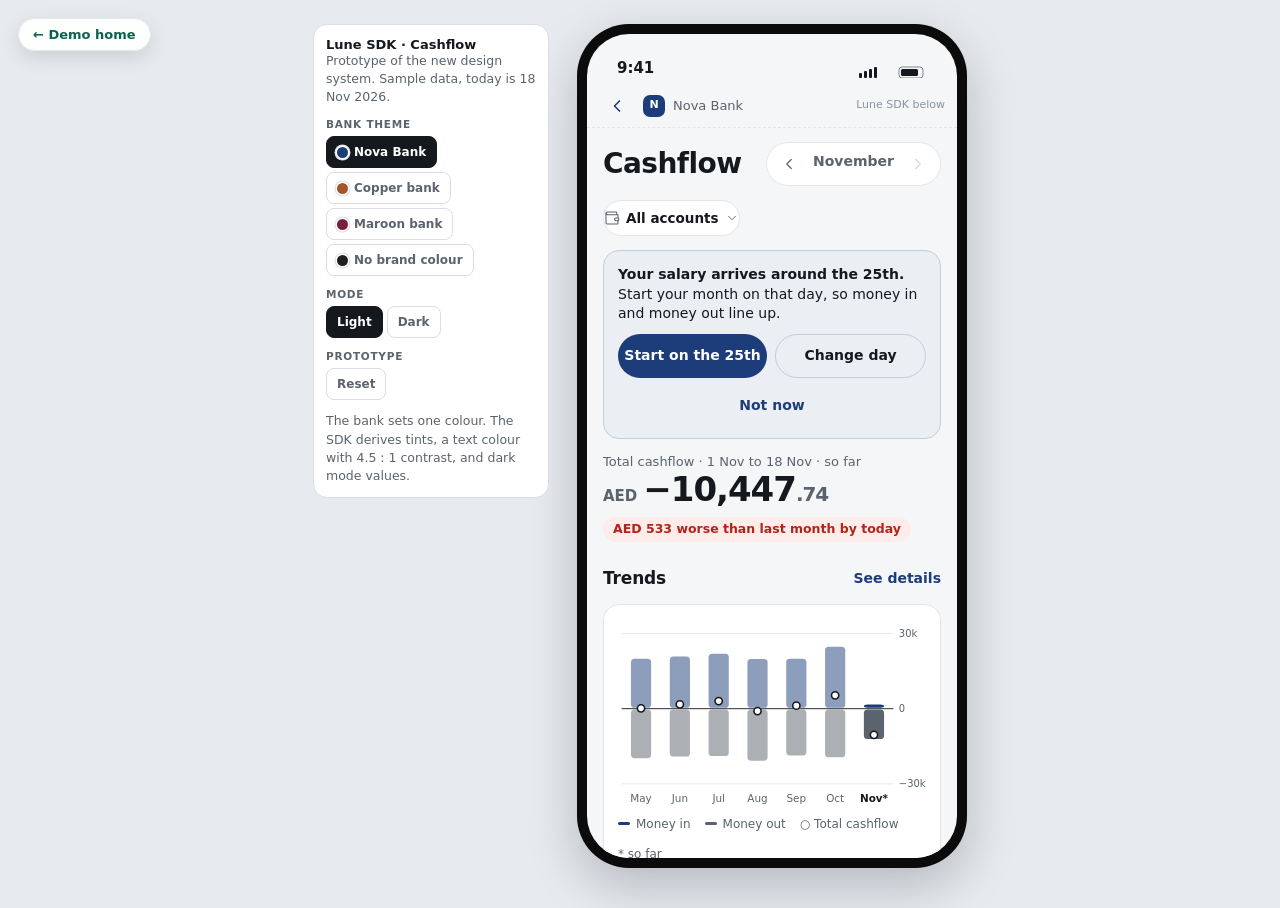
<file: cashflow.html>
<!DOCTYPE html>
<html lang="en">
<head>
<meta charset="UTF-8" />
<meta name="viewport" content="width=device-width, initial-scale=1, viewport-fit=cover" />
<title>Lune SDK Cashflow</title>
</head>
<body>
<a href="index.html" title="Back to demo home" style="position:fixed;top:18px;left:18px;z-index:99999;display:inline-flex;align-items:center;gap:7px;font:600 13px/1 system-ui,-apple-system,sans-serif;color:#0A634D;background:rgba(255,255,255,.92);border:1px solid #E2E8E6;padding:9px 14px;border-radius:999px;text-decoration:none;box-shadow:0 6px 20px rgba(7,3,18,.12);-webkit-backdrop-filter:blur(6px);backdrop-filter:blur(6px)">&#8592;&nbsp;Demo home</a>
<script>if(location.search.indexOf('preview')>-1)document.documentElement.classList.add('is-preview');</script>
<style>.is-preview a[href="index.html"]{display:none!important}@media (max-width:760px){a[href="index.html"]{position:static!important;margin:12px 0 0}}</style>
<style>
/* Layout: prototype stage. A small control panel (bank theme, mode) beside one phone. The phone holds the SDK screen and its sheets.
   Page tokens (--pg-*) belong to the stage. SDK tokens (--*) are the proposed SDK theme: cool neutrals, platform font, bank primary derived in JS. */
:root{
  --pg-bg:#e7eaee;--pg-panel:#ffffff;--pg-ink:#15191e;--pg-muted:#5b636d;--pg-line:#d9dee4;--pg-sel:#15191e;--pg-on-sel:#ffffff;
  --font:-apple-system,BlinkMacSystemFont,"SF Pro Text","SF Pro Display",Roboto,"Segoe UI",system-ui,sans-serif;
}
@media (prefers-color-scheme: dark){:root:not([data-theme="light"]){--pg-bg:#0a0b0d;--pg-panel:#16191d;--pg-ink:#eef1f4;--pg-muted:#9aa3ad;--pg-line:#2a2f35;--pg-sel:#eef1f4;--pg-on-sel:#0a0b0d;color-scheme:dark}}
:root[data-theme="dark"]{--pg-bg:#0a0b0d;--pg-panel:#16191d;--pg-ink:#eef1f4;--pg-muted:#9aa3ad;--pg-line:#2a2f35;--pg-sel:#eef1f4;--pg-on-sel:#0a0b0d;color-scheme:dark}
*{box-sizing:border-box}
html,body{background:var(--pg-bg);color:var(--pg-ink)}
body{font-family:var(--font);margin:0;padding-inline:16px;min-height:100%}
button,input,select,textarea{font:inherit;color:inherit}
.stage{display:flex;gap:28px;justify-content:center;align-items:flex-start;padding-block:24px 40px}
.panel{width:236px;flex:none;position:sticky;top:calc(env(safe-area-inset-top,0px) + 24px);background:var(--pg-panel);border:1px solid var(--pg-line);border-radius:14px;padding:12px;display:flex;flex-direction:column;gap:12px;font-size:12.5px}
.panel b{display:block;font-size:13px}
.panel .k{font-size:10.5px;letter-spacing:.07em;text-transform:uppercase;color:var(--pg-muted);font-weight:600;margin-bottom:6px}
.panel .opts{display:flex;flex-wrap:wrap;gap:4px}
.panel button{border:1px solid var(--pg-line);background:transparent;border-radius:8px;min-height:32px;padding:0 10px;cursor:pointer;display:inline-flex;align-items:center;gap:6px;font-weight:600;font-size:12px;color:var(--pg-muted)}
.panel button[aria-pressed="true"]{background:var(--pg-sel);color:var(--pg-on-sel);border-color:var(--pg-sel)}
.panel i.sw{width:11px;height:11px;border-radius:50%;display:inline-block;box-shadow:0 0 0 1.5px var(--pg-panel),0 0 0 2.5px var(--pg-line)}
.panel p{margin:0;color:var(--pg-muted);line-height:1.45}
@media (max-width:760px){.stage{flex-direction:column;align-items:center;gap:14px;padding-block:12px 24px}.panel{position:static;width:100%;max-width:390px}}

/* ===== phone ===== */
.phone{width:390px;max-width:100%;height:844px;border-radius:52px;background:#0b0b0c;padding:10px;box-shadow:0 18px 50px rgba(10,20,30,.22);flex:none}
@media (max-width:430px){.phone{height:780px;border-radius:40px;padding:6px}}
.dev{
  --bg:#f4f6f8;--card:#ffffff;--line:#e2e6ea;--chip:#eceff3;--ink:#15191e;--ink2:#5b636d;--ink3:#8a929c;--n300:#d3d9df;--scrim:rgba(10,14,20,.36);
  --pos:#13723d;--pos-bg:#e7f5ec;--neg:#b42318;--neg-bg:#fdecea;--warn:#8a5a00;--warn-bg:#fbf0d9;
  --p:#1c3d7a;--p-text:#1c3d7a;--on-p:#fff;--tint:#eef1f6;--tint2:#ccd4e2;
  height:100%;border-radius:42px;overflow:hidden;position:relative;background:var(--bg);color:var(--ink);font-family:var(--font);font-size:15px;line-height:1.35;-webkit-font-smoothing:antialiased;display:flex;flex-direction:column}
@media (max-width:430px){.dev{border-radius:34px}}
.dev.dark{--bg:#0e1013;--card:#181b1f;--line:#2a2e34;--chip:#22262b;--ink:#f1f3f5;--ink2:#aab2bb;--ink3:#858d97;--n300:#3e434a;--scrim:rgba(0,0,0,.55);
  --pos:#6fd394;--pos-bg:#12291b;--neg:#ff8a80;--neg-bg:#331614;--warn:#f0c060;--warn-bg:#2e2410;color-scheme:dark}
.status{height:50px;flex:none;display:flex;justify-content:space-between;align-items:flex-end;padding:0 30px 6px;font-size:15px;font-weight:600}
.status svg{display:block}
.host{flex:none;height:44px;display:flex;align-items:center;gap:8px;padding:0 12px;border-bottom:1px dashed var(--line)}
.host .back{width:36px;height:36px;display:grid;place-items:center;color:var(--p-text)}
.host .bank{display:flex;align-items:center;gap:8px;font-size:13px;color:var(--ink2);font-weight:500}
.host .mark{width:22px;height:22px;border-radius:7px;background:var(--p);color:var(--on-p);display:grid;place-items:center;font-size:11px;font-weight:700}
.host .tagsdk{margin-left:auto;font-size:11px;color:var(--ink3);font-weight:500}
.scroll{flex:1;overflow-y:auto;overflow-x:hidden;padding:14px 16px 40px;display:flex;flex-direction:column;gap:14px;scrollbar-width:none}
.scroll::-webkit-scrollbar{display:none}
.dev button{background:none;border:0;padding:0;cursor:pointer;text-align:inherit}
.dev :focus-visible{outline:2px solid var(--p-text);outline-offset:2px;border-radius:8px}

h1.t{font-size:28px;font-weight:700;letter-spacing:-.02em;margin:0}
.titlerow{display:flex;align-items:center;justify-content:space-between;gap:10px}
.pager{display:flex;align-items:center;background:var(--card);border:1px solid var(--line);border-radius:999px;height:44px}
.pager .arr{width:44px;height:44px;display:grid;place-items:center;color:var(--ink2);border-radius:50%}
.pager .arr[disabled]{color:var(--n300);cursor:default}
.pager .lbl{font-size:14px;font-weight:600;padding:0 2px;min-width:0;white-space:nowrap;display:flex;align-items:center;gap:4px;height:44px}
.hero small{display:block;font-size:13px;color:var(--ink2);font-weight:500}
.amt{font-size:34px;font-weight:700;letter-spacing:-.03em;font-variant-numeric:tabular-nums;line-height:1.15;display:flex;align-items:baseline;gap:6px}
.amt .num{white-space:nowrap}
.amt .cur{font-size:15px;font-weight:600;color:var(--ink2);letter-spacing:0}
.amt .dec{font-size:20px;color:var(--ink2)}
.chip{display:inline-flex;align-items:center;gap:5px;font-size:12.5px;font-weight:600;border-radius:999px;padding:4px 10px;margin-top:8px}
.chip.pos{background:var(--pos-bg);color:var(--pos)}.chip.neg{background:var(--neg-bg);color:var(--neg)}.chip.n{background:var(--chip);color:var(--ink2)}.chip.warn{background:var(--warn-bg);color:var(--warn)}
.chip svg{width:13px;height:13px}
.card{background:var(--card);border:1px solid var(--line);border-radius:16px;padding:14px}
.card.flush{padding:4px 14px}
.sec{display:flex;justify-content:space-between;align-items:center;margin-bottom:4px}
.sec h2{font-size:17px;font-weight:700;margin:0;letter-spacing:-.01em}
.link{color:var(--p-text);font-size:14px;font-weight:600;min-height:44px;display:inline-flex;align-items:center;padding:0 2px}
.seg{display:flex;background:var(--chip);border-radius:999px;padding:3px;gap:2px}
.seg button{flex:1;height:36px;border-radius:999px;font-size:13.5px;font-weight:600;color:var(--ink2);text-align:center}
.seg button[aria-pressed="true"]{background:var(--card);color:var(--ink);box-shadow:0 1px 2px rgba(0,0,0,.08)}
.legend{display:flex;gap:14px;font-size:12px;color:var(--ink2);margin-top:6px;flex-wrap:wrap}
.legend span{display:inline-flex;align-items:center;gap:6px}
.legend i{width:12px;height:3px;border-radius:2px;display:inline-block}
.legend i.dash{background:none;border-top:2px dashed var(--ink3);height:0}

.rows{display:flex;flex-direction:column}
.row{display:grid;grid-template-columns:40px minmax(0,1fr) auto;gap:12px;align-items:center;min-height:60px;padding:8px 0;border-bottom:1px solid var(--line);width:100%}
.rows>.row:last-child{border-bottom:0}
.row .nm{font-size:15px;font-weight:600;white-space:nowrap;overflow:hidden;text-overflow:ellipsis}
.row .sub{font-size:12.5px;color:var(--ink2);margin-top:2px;white-space:nowrap;overflow:hidden;text-overflow:ellipsis}
.row .bar{display:block;height:4px;border-radius:2px;background:var(--chip);margin-top:7px;overflow:hidden}
.row .bar i{display:block;height:100%;border-radius:2px}
.row .v{min-width:86px;text-align:right;font-variant-numeric:tabular-nums;font-size:15px;font-weight:600;white-space:nowrap}
.row .v small{display:block;font-size:12px;color:var(--ink2);font-weight:500;margin-top:2px}
.row.rk{grid-template-columns:40px minmax(0,1fr);padding:12px 0}
.rk .l1,.rk .l2{display:flex;justify-content:space-between;align-items:baseline;gap:12px}
.rk .l1 .nm{min-width:0}
.rk .amt{font-size:15px;font-weight:600;font-variant-numeric:tabular-nums;white-space:nowrap}
.rk .l2{font-size:12.5px;color:var(--ink2);margin-top:6px}
.rk .l2>span:first-child{min-width:0;overflow:hidden;text-overflow:ellipsis;white-space:nowrap}
.rk .l2>span:last-child{font-variant-numeric:tabular-nums;white-space:nowrap}
.ic{width:40px;height:40px;border-radius:12px;display:grid;place-items:center;flex:none}
.ic svg{width:20px;height:20px}
.logo{width:40px;height:40px;border-radius:12px;overflow:hidden;border:1px solid var(--line);background:#fff;flex:none;display:grid;place-items:center}
.logo img{width:100%;height:100%;object-fit:cover;display:block}
.mono{width:40px;height:40px;border-radius:12px;background:var(--chip);color:var(--ink2);display:grid;place-items:center;font-size:15px;font-weight:700;flex:none}
.more{width:100%;min-height:44px;font-size:14px;font-weight:600;color:var(--p-text);text-align:center!important;border-top:1px solid var(--line)}
.note{font-size:12.5px;color:var(--ink2);text-align:center;padding:0 12px}
.empty{text-align:center;padding:24px 8px;color:var(--ink2);font-size:14px}
.empty b{display:block;color:var(--ink);font-size:16px;margin-bottom:4px}
.chart{display:block;width:100%;height:auto;touch-action:pan-y}
.tip{position:absolute;pointer-events:none;background:var(--ink);color:var(--bg);font-size:12px;font-weight:600;padding:6px 8px;border-radius:8px;white-space:nowrap;transform:translate(-50%,-110%);font-variant-numeric:tabular-nums}
.chartwrap{position:relative}

/* sheet */
.scrim{position:absolute;inset:0;background:var(--scrim);opacity:0;transition:opacity .2s;z-index:20;pointer-events:none}
.scrim.on{opacity:1;pointer-events:auto}
.sheet{visibility:hidden}
.sheet.on{visibility:visible}
.sheet{position:absolute;left:0;right:0;bottom:0;top:58px;background:var(--card);border-radius:22px 22px 0 0;z-index:21;display:flex;flex-direction:column;transform:translateY(100%);transition:transform .26s cubic-bezier(.2,.8,.2,1)}
.sheet.on{transform:none}
.sheet .grab{width:38px;height:5px;border-radius:3px;background:var(--n300);margin:8px auto 2px;flex:none}
.shead{display:flex;align-items:center;gap:10px;padding:4px 12px 8px;flex:none;min-height:52px}
.shead .hb{width:44px;height:44px;display:grid;place-items:center;border-radius:50%;color:var(--ink2);flex:none}
.shead .hb.x span{width:30px;height:30px;border-radius:50%;background:var(--chip);display:grid;place-items:center}
.shead .ttl{flex:1;min-width:0;font-size:17px;font-weight:700;white-space:nowrap;overflow:hidden;text-overflow:ellipsis}
.shead .ttl small{display:block;font-size:12.5px;color:var(--ink2);font-weight:500}
.shead .sp{width:44px;flex:none}
.sbody{flex:1;overflow-y:auto;padding:4px 16px 28px;display:flex;flex-direction:column;gap:14px;scrollbar-width:none}
.sbody::-webkit-scrollbar{display:none}
.sfoot{flex:none;padding:10px 16px calc(16px + env(safe-area-inset-bottom,0px));border-top:1px solid var(--line);background:var(--card)}
.idrow{display:flex;align-items:center;gap:12px}
.btn{display:flex;align-items:center;justify-content:center;width:100%;min-height:50px;border-radius:999px;background:var(--p)!important;color:var(--on-p);font-size:16px;font-weight:700}
.btn[disabled]{opacity:.45;cursor:default}
.btn2{display:flex;align-items:center;justify-content:center;width:100%;min-height:48px;border-radius:999px;border:1.5px solid var(--line)!important;color:var(--ink);font-size:15px;font-weight:600}
.group{background:var(--bg);border-radius:14px;padding:2px 14px}
.kv{display:flex;align-items:center;justify-content:space-between;gap:12px;min-height:52px;border-bottom:1px solid var(--line);font-size:15px;width:100%}
.group .kv:last-child{border-bottom:0}
.kv span:first-child{color:var(--ink2)}
.kv .r{display:flex;align-items:center;gap:8px;font-weight:600;text-align:right}
.kv .r svg{width:16px;height:16px;color:var(--ink3)}
.lbl{font-size:13px;font-weight:600;color:var(--ink2);margin-bottom:6px;display:block}
.tags{display:flex;flex-wrap:wrap;gap:8px}
.dev .tag{height:36px;border-radius:999px;padding:0 14px;display:inline-flex;align-items:center;gap:6px;font-size:14px;font-weight:600;border:1px solid var(--line)!important;color:var(--ink)}
.dev .tag.on{background:var(--tint)!important;border-color:var(--tint2)!important;color:var(--p-text)}
textarea.f,input.f,select.f{width:100%;border:1px solid var(--line);background:var(--bg);border-radius:12px;padding:12px;font-size:16px;color:var(--ink);resize:none}
textarea.f:focus,input.f:focus,select.f:focus{outline:2px solid var(--p-text);outline-offset:0;border-color:transparent}
.search{display:flex;align-items:center;gap:8px;border:1px solid var(--line);background:var(--bg);border-radius:999px;padding:0 14px;height:46px}
.search svg{width:18px;height:18px;color:var(--ink3);flex:none}
.search input{border:0;background:transparent;outline:0;font-size:16px;flex:1;min-width:0;color:var(--ink)}
.day{font-size:12.5px;font-weight:600;color:var(--ink2);margin:6px 0 0;text-transform:uppercase;letter-spacing:.04em}
.radio{display:flex;align-items:center;gap:12px;min-height:52px;border-bottom:1px solid var(--line);width:100%;font-size:15px;font-weight:500}
.group .radio:last-child{border-bottom:0}
.radio .dot{width:22px;height:22px;border-radius:50%;border:2px solid var(--n300);flex:none;display:grid;place-items:center}
.radio[aria-checked="true"] .dot{border-color:var(--p)}
.radio[aria-checked="true"] .dot::after{content:"";width:10px;height:10px;border-radius:50%;background:var(--p)}
.radio .rs{margin-left:auto;color:var(--ink2);font-size:13px}
.txhead{display:flex;flex-direction:column;align-items:center;gap:8px;text-align:center;padding-top:4px}
.txhead .logo,.txhead .mono,.txhead .ic{width:64px;height:64px;border-radius:18px}
.txhead .ic svg{width:30px;height:30px}
.txhead .mono{font-size:24px}
.txhead .nm{font-size:17px;font-weight:600}
.txhead .amt{font-size:32px}
.txhead small{font-size:13px;color:var(--ink2)}
/* range picker */
.rf{display:grid;grid-template-columns:1fr auto 1fr;gap:8px;align-items:center}
.dev .rf button{border:1.5px solid var(--line)!important;border-radius:12px;padding:8px 12px;min-height:56px;text-align:left!important;background:var(--bg)!important}
.dev .rf button.cur{border-color:var(--p)!important}
.rf small{display:block;font-size:11.5px;color:var(--ink2);font-weight:600}
.rf b{font-size:15px;font-weight:600}
.rf b.ph{color:var(--ink3);font-weight:500}
.calh{display:flex;align-items:center;justify-content:space-between}
.calh b{font-size:15px}
.calh button{width:44px;height:44px;display:grid;place-items:center;color:var(--ink2)}
.cal{display:grid;grid-template-columns:repeat(7,1fr);gap:2px 0;text-align:center}
.cal .wd{font-size:11.5px;color:var(--ink3);font-weight:600;padding:4px 0}
.cal button{height:44px;display:grid;place-items:center;font-size:14.5px;font-weight:500;font-variant-numeric:tabular-nums;position:relative}
.cal button[disabled]{color:var(--n300);cursor:default}
.cal button.in{background:var(--tint)}
.cal button.s,.cal button.e{color:var(--on-p)}
.cal button.s::before,.cal button.e::before{content:"";position:absolute;width:40px;height:40px;border-radius:50%;background:var(--p);z-index:0}
.cal button span{position:relative;z-index:1}
.cal button.today span{text-decoration:underline;text-underline-offset:3px}
.sumline{font-size:13.5px;color:var(--ink2);text-align:center;min-height:20px}
.hint{font-size:12.5px;color:var(--ink2)}
.toast{position:absolute;left:16px;right:16px;bottom:24px;z-index:40;background:var(--ink);color:var(--bg);border-radius:14px;padding:12px 14px;font-size:14px;font-weight:600;opacity:0;transform:translateY(8px);transition:.2s;pointer-events:none}
.toast.on{opacity:1;transform:none}
.dev .row:active,.dev .kv:active,.dev .radio:active{background:var(--chip)}
.dev .btn:active,.dev .btn2:active,.dev .tag:active,.dev .link:active,.dev .more:active,.dev .seg button:active,.dev .pager button:active,.dev .hb:active{opacity:.72}
.panel button:active{opacity:.75}

.stack{display:flex;height:12px;border-radius:6px;overflow:hidden;gap:2px;background:var(--card)}
.stack i{display:block;height:100%}
.lg{display:grid;grid-template-columns:12px minmax(0,1fr) auto auto;gap:4px 10px;align-items:center;font-size:14px;margin-top:10px}
.lg i{width:10px;height:10px;border-radius:3px}
.lg .p{color:var(--ink2);font-variant-numeric:tabular-nums;text-align:right;font-size:13px}
.lg .a{font-weight:600;font-variant-numeric:tabular-nums;text-align:right}
.split{display:grid;grid-template-columns:1fr 1fr;gap:10px}
.dev button.card{background:var(--card);border:1px solid var(--line);padding:14px;border-radius:16px}
.split .card{display:flex;flex-direction:column;gap:6px;text-align:left!important;width:100%}
.split small{font-size:13px;color:var(--ink2);display:flex;align-items:center;gap:6px;font-weight:500}
.split b{font-size:19px;font-variant-numeric:tabular-nums;letter-spacing:-.01em}
.split .mini{height:6px;border-radius:3px;background:var(--chip);overflow:hidden}
.split .mini i{display:block;height:100%;border-radius:3px}
.dot2{width:22px;height:22px;border-radius:7px;display:grid;place-items:center}
.dot2 svg{width:14px;height:14px}
.acct{display:inline-flex;align-items:center;gap:6px;height:36px;padding:0 12px;border-radius:999px;border:1px solid var(--line)!important;background:var(--card)!important;font-size:13.5px;font-weight:600;color:var(--ink)}
.acct svg{color:var(--ink2)}
.suggest{display:flex;flex-direction:column;gap:10px;background:var(--tint);border:1px solid var(--tint2);border-radius:16px;padding:14px}
.suggest p{margin:0;font-size:14px;line-height:1.4}
.suggest .acts{display:flex;gap:8px}
.suggest .acts button{flex:1;min-height:44px;border-radius:999px;font-weight:700;font-size:14px;text-align:center}
.suggest .acts .y{background:var(--p)!important;color:var(--on-p)}
.suggest .acts .n{border:1px solid var(--tint2)!important;color:var(--ink)}
.entry{display:flex;align-items:center;gap:12px;width:100%;min-height:56px}
.entry .tx{flex:1;min-width:0}
.entry b{display:block;font-size:15px}
.entry small{font-size:12.5px;color:var(--ink2)}
.filters{display:flex;gap:8px;overflow-x:auto;scrollbar-width:none;padding-bottom:2px}
.filters::-webkit-scrollbar{display:none}
.dev .fchip{flex:none;height:36px;border-radius:999px;padding:0 14px;border:1px solid var(--line);font-size:13.5px;font-weight:600;color:var(--ink2);white-space:nowrap}
.dev .fchip[aria-pressed="true"]{background:var(--ink)!important;color:var(--bg);border-color:var(--ink)}
.count{font-size:12.5px;color:var(--ink2)}
.mdet{background:var(--bg);border-radius:14px;padding:12px 14px;display:flex;flex-direction:column;gap:8px}
.mdet .r{display:flex;justify-content:space-between;font-size:14px}
.mdet .r span:first-child{color:var(--ink2)}
.mdet .r b{font-variant-numeric:tabular-nums}
.check{display:flex;align-items:center;gap:12px;min-height:56px;border-bottom:1px solid var(--line);width:100%;font-size:15px}
.group .check:last-child{border-bottom:0}
.check .box{width:22px;height:22px;border-radius:6px;border:2px solid var(--n300);display:grid;place-items:center;flex:none}
.check[aria-checked="true"] .box{background:var(--p);border-color:var(--p);color:var(--on-p)}
.check small{display:block;font-size:12.5px;color:var(--ink2)}
.dev .check:active,.dev .entry:active{background:var(--chip)}
.sbody>*,.scroll>*{flex-shrink:0}
.step{margin:0;font-size:14px;font-weight:500;color:var(--ink2);text-align:center}
.dev .rf button.cur{box-shadow:0 0 0 1px var(--p)}
.chips{display:flex;flex-wrap:wrap;gap:8px}
.ioc{display:flex;align-items:center;gap:16px}
.donut.sm{position:relative;width:132px;flex:none;margin:0}
.donut.sm svg{display:block;width:100%;height:auto}
.donut .ctr{position:absolute;inset:22%;display:flex;flex-direction:column;align-items:center;justify-content:center;text-align:center;gap:1px}
.donut .ctr small{font-size:11px;color:var(--ink2);font-weight:500}
.donut .ctr b{font-size:17px;font-weight:700;font-variant-numeric:tabular-nums}
.iol{flex:1;display:flex;flex-direction:column;gap:10px;min-width:0}
.iol>div{display:grid;grid-template-columns:10px 1fr auto;gap:8px;align-items:center;font-size:14px}
.iol i{width:10px;height:10px;border-radius:3px}
.iol b{font-variant-numeric:tabular-nums}
.ins{display:grid;grid-template-columns:40px minmax(0,1fr);gap:12px;padding:12px 0;border-bottom:1px solid var(--line);font-size:14px;line-height:1.4}
.rows>.ins:last-child{border-bottom:0}
.ins>span>b:first-child{display:block;font-size:11.5px;letter-spacing:.06em;text-transform:uppercase;margin-bottom:2px}
.ins>span>span b{font-weight:700;color:var(--ink)}
.slot{border:1.5px dashed var(--n300);border-radius:16px;padding:14px;display:flex;flex-direction:column;gap:4px;color:var(--ink2);font-size:13px}
.slot b{color:var(--ink);font-size:14px}
.amtbtn{display:block;text-align:left}
.dev .fbtn{height:40px;border-radius:999px;border:1px solid var(--line);padding:0 14px;display:inline-flex;align-items:center;gap:6px;font-size:13.5px;font-weight:600;color:var(--ink)}
.sheadrow{display:flex;gap:8px;flex-wrap:wrap}
.tools{display:flex;align-items:center;gap:8px;flex-wrap:wrap}
.tools .seg{flex:1;min-width:150px}
.dev{--info:#1d5fd1}
.dev.dark{--info:#7fb0ff}

.dev .sw{display:inline-flex;align-items:center;gap:8px;min-height:44px;font-size:14px;font-weight:600;color:var(--ink)}
.sw .tr{width:40px;height:24px;border-radius:12px;background:var(--n300);position:relative;flex:none}
.sw .tr::after{content:"";position:absolute;top:3px;left:3px;width:18px;height:18px;border-radius:50%;background:#fff;box-shadow:0 1px 2px rgba(0,0,0,.2);transition:transform .15s}
.sw[aria-checked="true"] .tr{background:var(--p)}
.sw[aria-checked="true"] .tr::after{transform:translateX(16px)}

.days{display:grid;grid-template-columns:repeat(7,1fr);gap:6px}
.dev .days button{height:44px;border-radius:12px;border:1px solid var(--line);font-size:15px;font-weight:600;font-variant-numeric:tabular-nums;text-align:center;color:var(--ink)}
.dev .days button[aria-pressed="true"]{background:var(--p);border-color:var(--p);color:var(--on-p)}
.dev .days button.det{border-color:var(--p-text);border-style:dashed}
.found{display:flex;gap:12px;align-items:flex-start;background:var(--bg);border-radius:14px;padding:12px 14px;font-size:14px;line-height:1.4}
.found b{display:block}
.dev .msrow{display:flex;align-items:center;justify-content:space-between;gap:12px;width:100%;min-height:56px;border:1px solid var(--line);border-radius:12px;padding:0 14px;background:var(--bg);font-size:15px}
.dev .msrow span:last-child{display:flex;align-items:center;gap:6px;color:var(--p-text);font-weight:600}
@media (prefers-reduced-motion:reduce){.sheet,.scrim,.toast{transition:none}}
</style>

<div class="stage">
  <aside class="panel" aria-label="Prototype controls">
    <div><b>Lune SDK · Cashflow</b><p>Prototype of the new design system. Sample data, today is 18 Nov 2026.</p></div>
    <div><div class="k">Bank theme</div><div class="opts" id="banks"></div></div>
    <div><div class="k">Mode</div><div class="opts" id="modes"><button type="button" data-m="light" aria-pressed="true">Light</button><button type="button" data-m="dark" aria-pressed="false">Dark</button></div></div>
    <div><div class="k">Prototype</div><div class="opts"><button type="button" id="reset">Reset</button></div></div>
    <p>The bank sets one colour. The SDK derives tints, a text colour with 4.5 : 1 contrast, and dark mode values.</p>
  </aside>
  <div class="phone"><div class="dev" id="dev">
    <div class="status"><span>9:41</span><svg width="68" height="12" viewBox="0 0 68 12" aria-hidden="true"><rect x="0" y="7" width="3" height="5" rx="1" fill="currentColor"/><rect x="5" y="5" width="3" height="7" rx="1" fill="currentColor"/><rect x="10" y="3" width="3" height="9" rx="1" fill="currentColor"/><rect x="15" y="1" width="3" height="11" rx="1" fill="currentColor"/><rect x="40" y="1" width="24" height="11" rx="3" fill="none" stroke="currentColor" opacity=".5"/><rect x="42" y="3" width="17" height="7" rx="1.5" fill="currentColor"/></svg></div>
    <div class="host" aria-label="Bank app navigation"><span class="back" aria-hidden="true"><svg width="20" height="20" viewBox="0 0 24 24" fill="none" stroke="currentColor" stroke-width="2" stroke-linecap="round" stroke-linejoin="round"><path d="m15 18-6-6 6-6"/></svg></span><span class="bank"><span class="mark" id="mark">N</span><span id="bankname">Nova Bank</span></span><span class="tagsdk">Lune SDK below</span></div>
    <div class="scroll" id="main"></div>
    <div class="scrim" id="scrim"></div>
    <div class="sheet" id="sheet" role="dialog" aria-modal="true" aria-labelledby="sheet-title"></div>
    <div class="toast" id="toast" role="status" aria-live="polite"></div>
  </div></div>
</div>

<script>
const LOGOS={"carrefour":"[data-uri]","luluhypermarket.com":"[data-uri]","spinneys.com":"[data-uri]","talabat.com":"[data-uri]","deliveroo.ae":"[data-uri]","shakeshack.com":"[data-uri]","Starbucks":"[data-uri]","timhortons.com":"[data-uri]","amazon.ae":"[data-uri]","noon.com":"[data-uri]","zara.com":"[data-uri]","careem.com":"[data-uri]","uber.com":"[data-uri]","adnocdistribution.ae":"[data-uri]","enoc.com":"[data-uri]","dewa.gov.ae":"[data-uri]","du.ae":"[data-uri]","eand.com":"[data-uri]","netflix.com":"[data-uri]","Spotify":"[data-uri]","asterpharmacy.ae":"[data-uri]","reelcinemas.com":"[data-uri]","booking.com":"[data-uri]","ikea.com":"[data-uri]","justlife.com":"[data-uri]","alansariexchange.com":"[data-uri]","tabby.ai":"[data-uri]","KFC":"[data-uri]","Shell":"[data-uri]","choithrams.com":"[data-uri]","dubizzle.com":"[data-uri]","galerieslafayette.com":"[data-uri]","pizzahut.ae":"[data-uri]","pret.co.uk":"[data-uri]","sarwa.co":"[data-uri]"};
(function(){
'use strict';
/* ---------- icons ---------- */
const P={
 chevL:'<path d="m15 18-6-6 6-6"/>',chevR:'<path d="m9 18 6-6-6-6"/>',chevD:'<path d="m6 9 6 6 6-6"/>',x:'<path d="M18 6 6 18"/><path d="m6 6 12 12"/>',
 search:'<circle cx="11" cy="11" r="8"/><path d="m21 21-4.3-4.3"/>',up:'<path d="m5 12 7-7 7 7"/><path d="M12 19V5"/>',down:'<path d="M12 5v14"/><path d="m19 12-7 7-7-7"/>',
 inA:'<path d="M17 7 7 17"/><path d="M17 17H7V7"/>',outA:'<path d="M7 7h10v10"/><path d="M7 17 17 7"/>',
 flag:'<path d="M4 15s1-1 4-1 5 2 8 2 4-1 4-1V3s-1 1-4 1-5-2-8-2-4 1-4 1z"/><line x1="4" x2="4" y1="22" y2="15"/>',plus:'<path d="M5 12h14"/><path d="M12 5v14"/>',
 bars:'<path d="M3 3v16a2 2 0 0 0 2 2h16"/><path d="M18 17V9"/><path d="M13 17V5"/><path d="M8 17v-3"/>',wallet:'<path d="M19 7V4a1 1 0 0 0-1-1H5a2 2 0 0 0 0 4h15a1 1 0 0 1 1 1v4h-3a2 2 0 0 0 0 4h3a1 1 0 0 0 1-1v-2a1 1 0 0 0-1-1"/><path d="M3 5v14a2 2 0 0 0 2 2h15a1 1 0 0 0 1-1v-4"/>',
 check:'<path d="M20 6 9 17l-5-5"/>',badge:'<path d="M3.85 8.62a4 4 0 0 1 4.78-4.77 4 4 0 0 1 6.74 0 4 4 0 0 1 4.78 4.78 4 4 0 0 1 0 6.74 4 4 0 0 1-4.77 4.78 4 4 0 0 1-6.75 0 4 4 0 0 1-4.78-4.77 4 4 0 0 1 0-6.76Z"/><path d="m9 12 2 2 4-4"/>',pcirc:'<circle cx="12" cy="12" r="10"/><path d="M8 12h8"/><path d="M12 8v8"/>',ucirc:'<circle cx="12" cy="12" r="10"/><path d="m16 12-4-4-4 4"/><path d="M12 16V8"/>',flame:'<path d="M8.5 14.5A2.5 2.5 0 0 0 11 12c0-1.38-.5-2-1-3-1.07-2.14-.22-4.05 2-6 .5 2.5 2 4.9 4 6.5 2 1.6 3 3.5 3 5.5a7 7 0 1 1-14 0c0-1.15.43-2.29 1-3a2.5 2.5 0 0 0 2.5 2.5z"/>',shield:'<path d="M20 13c0 5-3.5 7.5-7.66 8.95a1 1 0 0 1-.67-.01C7.5 20.5 4 18 4 13V6a1 1 0 0 1 1-1c2 0 4.5-1.2 6.24-2.72a1.17 1.17 0 0 1 1.52 0C14.51 3.81 17 5 19 5a1 1 0 0 1 1 1z"/>',star:'<path d="M11.5 2.3a.53.53 0 0 1 .95 0l2.31 4.68a2.12 2.12 0 0 0 1.6 1.16l5.16.76a.53.53 0 0 1 .3.9l-3.74 3.64a2.12 2.12 0 0 0-.61 1.88l.88 5.14a.53.53 0 0 1-.77.56l-4.62-2.43a2.12 2.12 0 0 0-1.97 0L6.4 21.01a.53.53 0 0 1-.77-.56l.88-5.13a2.12 2.12 0 0 0-.61-1.88L2.16 9.79a.53.53 0 0 1 .3-.9l5.16-.76a2.12 2.12 0 0 0 1.6-1.16z"/>',alert:'<path d="M20 13c0 5-3.5 7.5-7.66 8.95a1 1 0 0 1-.67-.01C7.5 20.5 4 18 4 13V6a1 1 0 0 1 1-1c2 0 4.5-1.2 6.24-2.72a1.17 1.17 0 0 1 1.52 0C14.51 3.81 17 5 19 5a1 1 0 0 1 1 1z"/><path d="M12 8v4"/><path d="M12 16h.01"/>',down2:'<path d="m22 17-8.5-8.5-5 5L2 7"/><path d="M16 17h6v-6"/>',up2:'<path d="m22 7-8.5 8.5-5-5L2 17"/><path d="M16 7h6v6"/>',cal:'<rect width="18" height="18" x="3" y="4" rx="2"/><path d="M16 2v4"/><path d="M8 2v4"/><path d="M3 10h18"/>'
};
const I=(n,s)=>`<svg viewBox="0 0 24 24" width="${s||20}" height="${s||20}" fill="none" stroke="currentColor" stroke-width="1.6" stroke-linecap="round" stroke-linejoin="round" aria-hidden="true">${P[n]}</svg>`;

/* ---------- money types (fixed group palette, independent of the bank colour) ---------- */
const TYPES={
 sal:{n:'Salary',dir:'in',c:['#2a78d6','#3987e5']},tin:{n:'Transfers in',dir:'in',c:['#1baf7a','#199e70']},ref:{n:'Refunds',dir:'in',c:['#eda100','#c98500']},
 gov:{n:'Government',dir:'in',c:['#4a3aa7','#9085e9']},oth:{n:'Other income',dir:'in',c:['#e87ba4','#d55181']},rep:{n:'Card repayment',dir:'in',c:['#008300','#2fa52f']},
 card:{n:'Card spending',dir:'out',c:['#eb6834','#d95926']},rent:{n:'Rent',dir:'out',c:['#2a78d6','#3987e5']},bills:{n:'Bills',dir:'out',c:['#4a3aa7','#9085e9']},
 tout:{n:'Transfers out',dir:'out',c:['#1baf7a','#199e70']},cash:{n:'Cash withdrawals',dir:'out',c:['#eda100','#c98500']},ccpay:{n:'Credit card payment',dir:'out',c:['#e87ba4','#d55181']}
};
const IN_T=['sal','tin','ref','gov','oth','rep'],OUT_T=['card','rent','bills','tout','cash','ccpay'];
const ACCTS=[{id:'cur',n:'Current account',sub:'···· 1123 · with debit card ···· 4821'},{id:'cc',n:'Credit card',sub:'Visa Platinum ···· 7730'}];

/* ---------- sample ledger (seeded) ---------- */
let seed=4242;const rnd=()=>{seed|=0;seed=seed+0x6D2B79F5|0;let t=Math.imul(seed^seed>>>15,1|seed);t=t+Math.imul(t^t>>>7,61|t)^t;return((t^t>>>14)>>>0)/4294967296};
const TODAY=new Date(2026,10,18,13,40),DAY=864e5,RETENTION=6,MINOFF=-RETENTION;
const dim=(y,m)=>new Date(y,m+1,0).getDate();
const TX=[];let tid=0;const PAY={};
function add(d,who,logo,type,amt,acct,extra){if(d>TODAY)return;const id='c'+(++tid);if(!PAY[who])PAY[who]={n:who,logo,type};TX.push({id,d,who,type,a:Math.round(amt*100)/100,acct,...(extra||{})});}
const SPEND=[['Carrefour','carrefour',5,165],['Lulu Hypermarket','luluhypermarket.com',3,140],['Spinneys','spinneys.com',2,120],['Talabat','talabat.com',4,62],['Deliveroo','deliveroo.ae',2.5,70],['Shake Shack','shakeshack.com',1,85],['Starbucks','Starbucks',3,26],['Tim Hortons','timhortons.com',2,19],['Amazon','amazon.ae',3,145],['Noon','noon.com',2.5,120],['Zara','zara.com',.8,320],['Careem','careem.com',4,34],['Uber','uber.com',2,38],['ADNOC','adnocdistribution.ae',1.5,140],['ENOC','enoc.com',1,135],['Aster Pharmacy','asterpharmacy.ae',1,68],['Reel Cinemas','reelcinemas.com',.8,95],['IKEA','ikea.com',.5,340],['Justlife','justlife.com',1,140],['Choithrams','choithrams.com',.8,110],['KFC','KFC',1,44],['Pizza Hut','pizzahut.ae',.7,78],['Pret A Manger','pret.co.uk',.8,33],['Galeries Lafayette','galerieslafayette.com',.3,480],['Shell','Shell',.6,128],['Dubizzle','dubizzle.com',.2,90],['Netflix','netflix.com',0,56],['Spotify','Spotify',0,21.99]];
const tw=SPEND.reduce((s,x)=>s+x[2],0);
for(let mo=3;mo<=10;mo++){const y=2026,days=dim(y,mo),last=mo===10?18:days,f=last/days;
  // money in
  add(new Date(y,mo,25,7,2),'Al Noor Trading LLC',null,'sal',18500,'cur',{ref:'SALARY '+MON3(mo)});
  const nt=1+Math.floor(rnd()*2);for(let i=0;i<nt;i++)add(new Date(y,mo,1+Math.floor(rnd()*last),18,10),i?'Own savings account':'Sara Khan',null,'tin',300+Math.round(rnd()*1200),'cur');
  if(mo===6)add(new Date(y,mo,9,10,0),'Amazon','amazon.ae','ref',145,'cur');
  if(mo===9){add(new Date(y,mo,14,10,0),'Booking.com','booking.com','ref',880,'cur');add(new Date(y,mo,20,9,0),'Noon','noon.com','ref',220,'cur');add(new Date(y,mo,28,9,0),'Freelance · Studio Haus',null,'oth',2400,'cur')}
  if(mo===7)add(new Date(y,mo,11,9,0),'ICP refund',null,'gov',150,'cur');
  if(mo===6)add(new Date(y,mo,29,9,0),'Freelance · Studio Haus',null,'oth',1200,'cur');
  // money out from current account
  add(new Date(y,mo,1,9,0),'Emaar Properties',null,'rent',6500,'cur');
  add(new Date(y,mo,12,9,0),'DEWA','dewa.gov.ae','bills',560+Math.round(rnd()*160),'cur');add(new Date(y,mo,5,9,0),'du','du.ae','bills',349,'cur');add(new Date(y,mo,20,9,0),'e&','eand.com','bills',199,'cur');
  add(new Date(y,mo,26,9,30),'Own savings account',null,'tout',1500,'cur');add(new Date(y,mo,28,19,0),'Al Ansari Exchange','alansariexchange.com','tout',800+Math.round(rnd()*400),'cur');add(new Date(y,mo,27,10,0),'Sarwa','sarwa.co','tout',1000,'cur');add(new Date(y,mo,15,9,0),'Tabby','tabby.ai','card',283.5,'cur');
  const na=1+Math.floor(rnd()*2);for(let i=0;i<na;i++)add(new Date(y,mo,1+Math.floor(rnd()*last),20,0),'ATM · Dubai Mall',null,'cash',500,'cur');
  // card spending: debit card and credit card
  const n=Math.round(70*f*(.9+rnd()*.2));
  for(let i=0;i<n;i++){let r=rnd()*tw,m=SPEND[0];for(const x of SPEND){r-=x[2];if(r<=0){m=x;break}}const day=1+Math.floor(rnd()*last);
    add(new Date(y,mo,day,8+Math.floor(rnd()*14),Math.floor(rnd()*60)),m[0],m[1],'card',m[3]*Math.exp((rnd()-.5)*.7),rnd()<.35?'cc':'cur');}
  add(new Date(y,mo,3,9,5),'Netflix','netflix.com','card',56,'cc');add(new Date(y,mo,9,9,5),'Spotify','Spotify','card',21.99,'cc');
}
// credit card repayment: paid on the 3rd from the current account for last month's card spend (an internal move when both are selected)
for(let mo=4;mo<=10;mo++){const pm=mo-1,spent=TX.filter(t=>t.acct==='cc'&&t.type==='card'&&t.d.getMonth()===pm).reduce((s,t)=>s+t.a,0);
  const d=new Date(2026,mo,3,8,0);add(d,'Credit card ···· 7730',null,'ccpay',spent,'cur',{internal:true});add(d,'Payment from current account',null,'rep',spent,'cc',{internal:true});}
function MON3(m){return['JAN','FEB','MAR','APR','MAY','JUN','JUL','AUG','SEP','OCT','NOV','DEC'][m]}
TX.sort((a,b)=>b.d-a.d);const TXI=Object.fromEntries(TX.map(t=>[t.id,t]));
const SAVE={};TX.forEach(t=>{if(t.type==='card'&&['Carrefour','Talabat','Noon','Starbucks'].includes(t.who)&&+t.id.slice(1)%3===0)SAVE[t.id]=Math.round(t.a*5)/100});
const SEED={};(function(){const c=TX.filter(t=>t.who==='Careem');if(c[1])SEED[c[1].id]={rep:'Wrong category',status:'updated'};const z=TX.find(t=>t.who==='Zara');if(z)SEED[z.id]={rep:'Wrong logo',status:'closed'};const a=TX.find(t=>t.who==='ATM · Dubai Mall');if(a)SEED[a.id]={rep:'Wrong brand name',status:'reported'}})();

/* ---------- state ---------- */
const BANKS=[['nova','Nova Bank','#1c3d7a'],['copper','Copper bank','#a3542a'],['maroon','Maroon bank','#7a1f3d'],['ink','No brand colour','#1f1e1c']];
const fresh=()=>({bank:0,dark:false,startDay:1,payday:25,suggest:true,period:{k:'cyc',off:0},accts:['cur','cc'],over:JSON.parse(JSON.stringify(SEED)),stack:[],mini:false});
let S=fresh();
const dev=document.getElementById('dev'),main=document.getElementById('main'),sheet=document.getElementById('sheet'),scrim=document.getElementById('scrim');

/* ---------- colour derivation (same rules as Expenses) ---------- */
const hx=h=>[1,3,5].map(i=>parseInt(h.slice(i,i+2),16)),toH=a=>'#'+a.map(v=>Math.max(0,Math.min(255,Math.round(v))).toString(16).padStart(2,'0')).join('');
const lum=h=>{const f=c=>{c/=255;return c<=.03928?c/12.92:Math.pow((c+.055)/1.055,2.4)};const[r,g,b]=hx(h);return .2126*f(r)+.7152*f(g)+.0722*f(b)};
const cr=(a,b)=>{const x=lum(a),y=lum(b);return(Math.max(x,y)+.05)/(Math.min(x,y)+.05)};
const mix=(a,b,t)=>{const A=hx(a),B=hx(b);return toH(A.map((v,i)=>v*t+B[i]*(1-t)))};
const toward=(c,t,bg,need)=>{let k=0,x=c;while(cr(x,bg)<need&&k<1){k+=.04;x=mix(t,c,k)}return x};
function theme(){const p=BANKS[S.bank][2],d=S.dark,card=d?'#181b1f':'#ffffff';
  const fill=d?toward(p,'#ffffff',card,3):p,text=d?toward(p,'#ffffff',card,4.5):toward(p,'#000000',card,4.5);
  const on=cr('#ffffff',fill)>=cr('#111111',fill)?'#ffffff':'#111111';
  Object.entries({'--p':fill,'--p-text':text,'--on-p':on,'--tint':mix(fill,card,d?.18:.09),'--tint2':mix(fill,card,d?.36:.26)}).forEach(([k,x])=>dev.style.setProperty(k,x));
  dev.classList.toggle('dark',d);document.getElementById('mark').textContent=BANKS[S.bank][1][0];document.getElementById('bankname').textContent=BANKS[S.bank][1];}

/* ---------- periods (shared rules with Expenses: month starts on the person's chosen day) ---------- */
const MON=['Jan','Feb','Mar','Apr','May','Jun','Jul','Aug','Sep','Oct','Nov','Dec'],MONL=['January','February','March','April','May','June','July','August','September','October','November','December'];
const sod=d=>new Date(d.getFullYear(),d.getMonth(),d.getDate());
const startOn=(y,m)=>{const n=new Date(y,m,1);return new Date(n.getFullYear(),n.getMonth(),Math.min(S.startDay,dim(n.getFullYear(),n.getMonth())))};
function cycle(off){const t=sod(TODAY);let y=t.getFullYear(),m=t.getMonth();let s=startOn(y,m);if(s>t){m--}
  s=startOn(y,m+off);const e=new Date(startOn(y,m+off+1)-DAY);const cur=off===0;return{a:s,b:cur?t:e,full:e,cur,off};}
const fd=d=>`${d.getDate()} ${MON[d.getMonth()]}`,fdy=d=>`${d.getDate()} ${MON[d.getMonth()]} ${d.getFullYear()}`;
const cycLabel=c=>S.startDay===1?MONL[c.a.getMonth()]:`${fd(c.a)} to ${fd(c.full)}`;
const cycShort=c=>S.startDay===1?MON[c.a.getMonth()]:MON[c.full.getMonth()];
function resolve(p){p=p||S.period;
  if(p.k==='cyc'){const c=cycle(p.off);return{...c,label:cycLabel(c),kind:'cyc'}}
  if(p.k==='last'){const a=cycle(-p.n).a,b=cycle(-1).full;return{a,b,full:b,label:`Last ${p.n} months`,kind:'last',n:p.n}}
  return{a:p.a,b:p.b,full:p.b,label:p.a.getTime()===p.b.getTime()?fdy(p.a):`${fd(p.a)} to ${fdy(p.b)}`,kind:'range'};}
const scopeLabel=r=>r.kind==='cyc'?(r.cur?`${fd(r.a)} to ${fd(r.b)} · so far`:`${fd(r.a)} to ${fd(r.full)}`):r.label;

/* ---------- ledger queries: one ledger per period and account scope ---------- */
const both=()=>S.accts.length===2;
const typeOf=t=>(S.over[t.id]&&S.over[t.id].type)||t.type;
const inScope=t=>S.accts.includes(t.acct)&&!(both()&&t.internal);
const inR=(t,a,b)=>t.d>=a&&t.d<new Date(b.getTime()+DAY);
const led=(a,b,f)=>TX.filter(t=>inScope(t)&&inR(t,a,b)&&(!f||f(t)));
const sum=a=>a.reduce((s,t)=>s+t.a,0);
const dirOf=t=>TYPES[typeOf(t)].dir;
const totals=(a,b)=>{const L=led(a,b);const i=sum(L.filter(t=>dirOf(t)==='in')),o=sum(L.filter(t=>dirOf(t)==='out'));return{i,o,n:i-o}};
function avgPrev(off,fn){let s=0,k=0;for(let o=off-1;o>=MINOFF;o--){const c=cycle(o);s+=fn(c);k++}return k?s/k:null}

/* ---------- formatting ---------- */
const n0=v=>Math.round(v).toLocaleString('en-US'),n2=v=>Math.abs(v).toLocaleString('en-US',{minimumFractionDigits:2,maximumFractionDigits:2});
const txMatch=(t,q)=>{q=(q||'').trim().toLowerCase();if(!q)return true;const qn=q.replace(/,/g,'');return t.who.toLowerCase().includes(q)||TYPES[typeOf(t)].n.toLowerCase().includes(q)||n2(t.a).replace(/,/g,'').includes(qn)||fd(t.d).toLowerCase().includes(q)};
const aed=v=>`AED ${n0(v)}`;
const bigAmt=(v,signed)=>{const[i,d]=n2(v).split('.');const sg=signed?(v<0?'−':'+'):'';return`<div class="amt"><span class="cur">AED</span><span class="num">${sg}${i}<span class="dec">.${d}</span></span></div>`};
const compact=v=>{const a=Math.abs(v);return a>=1e6?(a/1e6).toFixed(1).replace('.0','')+'M':a>=1e3?(a/1e3).toFixed(1).replace('.0','')+'K':n2(a)};
const STL={reported:['var(--warn)','Pending'],updated:['var(--pos)','Updated'],closed:['var(--ink2)','Report closed']};
const esc=s=>String(s).replace(/[&<>"]/g,c=>({'&':'&amp;','<':'&lt;','>':'&gt;','"':'&quot;'}[c]));
const tc=k=>TYPES[k].c[S.dark?1:0];
function mark(who){const p=PAY[who];if(p&&p.logo&&LOGOS[p.logo])return`<span class="logo"><img src="${LOGOS[p.logo]}" alt=""></span>`;
  return`<span class="mono" aria-hidden="true">${esc(who.replace(/[^A-Za-z]/g,'').slice(0,1))}</span>`}
const typeIc=k=>`<span class="ic" style="background:color-mix(in srgb,${tc(k)} ${S.dark?24:14}%,var(--card));color:${tc(k)}">${I(TYPES[k].dir==='in'?'inA':'outA')}</span>`;
const pctChip=(cur,base,word,goodUp)=>{if(base==null||!base)return'';const d=(cur-base)/base*100,r=Math.round(Math.abs(d));if(r<3)return`<span class="chip n">About the same as ${word}</span>`;
  const good=goodUp?d>0:d<0;return`<span class="chip ${good?'pos':'neg'}">${I(d>0?'up':'down',13)} ${r}% ${d>0?'above':'below'} ${word}</span>`};

/* ---------- charts ---------- */
function niceMax(v){if(v<=0)return 100;const p=Math.pow(10,Math.floor(Math.log10(v))),u=v/p;return(u<=1.5?1.5:u<=2?2:u<=3?3:u<=5?5:10)*p}
const kfmt=v=>v>=1000?(v/1000).toFixed(v%1000?1:0).replace('.0','')+'k':String(Math.round(v));
let RUN=null;
function runSvg(r){ // money in and money out, adding up over the selected period
  const W=340,H=170,L=4,R=36,T=12,B=24,len=Math.round((r.full-r.a)/DAY)+1,stop=r.cur?sod(TODAY):r.full;
  const ci=[],co=[];let si=0,so=0;for(let i=0;i<len;i++){const d0=new Date(r.a.getTime()+i*DAY);if(d0>stop)break;const L0=led(d0,d0);si+=sum(L0.filter(t=>dirOf(t)==='in'));so+=sum(L0.filter(t=>dirOf(t)==='out'));ci.push(si);co.push(so)}
  const mx=niceMax(Math.max(si,so,1)),X=i=>L+i/(len-1)*(W-L-R),Y=v=>T+(1-v/mx)*(H-T-B);
  let s=`<svg class="chart" viewBox="0 0 ${W} ${H}" role="img" aria-label="Money in and money out added up over the period">`;
  [0,mx/2,mx].forEach(v=>{s+=`<line x1="${L}" x2="${W-R}" y1="${Y(v)}" y2="${Y(v)}" stroke="var(--line)"/><text x="${W-R+6}" y="${Y(v)+4}" font-size="11" fill="var(--ink2)">${kfmt(v)}</text>`});
  const pts=a=>a.map((v,i)=>`${X(i).toFixed(1)},${Y(v).toFixed(1)}`).join(' ');
  s+=`<polyline points="${pts(co)}" fill="none" stroke="var(--ink2)" stroke-width="2" stroke-linejoin="round"/><polyline points="${pts(ci)}" fill="none" stroke="var(--p)" stroke-width="2.25" stroke-linejoin="round"/>`;
  const li=ci.length-1;s+=`<circle cx="${X(li)}" cy="${Y(co[li])}" r="4" fill="var(--ink2)" stroke="var(--card)" stroke-width="2"/><circle cx="${X(li)}" cy="${Y(ci[li])}" r="4.5" fill="var(--p)" stroke="var(--card)" stroke-width="2"/>`;
  const end=new Date(r.a.getTime()+(len-1)*DAY);
  s+=`<text x="${X(0)}" y="${H-6}" font-size="11" fill="var(--ink2)">${fd(r.a)}</text>${r.cur&&li>4&&li<len-8?`<text x="${X(li)}" y="${H-6}" font-size="11" fill="var(--ink2)" text-anchor="middle">Today</text>`:''}<text x="${X(len-1)}" y="${H-6}" font-size="11" fill="var(--ink2)" text-anchor="end">${fd(end)}</text>`;
  RUN={ci,co,X,Y,a:r.a,W,H};return s+`<rect x="${L}" y="0" width="${W-L-R}" height="${H}" fill="transparent"/></svg>`;}
function trendSvg(mode,sel){ // retained months; current month marked "so far"
  const W=340,H=210,L=4,R=36,T=14,B=26,offs=[];for(let o=MINOFF;o<=0;o++)offs.push(o);
  const data=offs.map(o=>{const c=cycle(o),Lg=led(c.a,c.b);const by={};Lg.forEach(t=>{const k=typeOf(t);by[k]=(by[k]||0)+t.a});return{o,c,by,i:sum(Lg.filter(t=>dirOf(t)==='in')),out:sum(Lg.filter(t=>dirOf(t)==='out'))}});
  const n=data.length,slot=(W-L-R)/n,bw=Math.min(28,slot*.52);let s=`<svg class="chart" viewBox="0 0 ${W} ${H}" role="img" aria-label="${mode==='net'?'Money in and money out by month':mode==='in'?'Money in by month and type':'Money out by month and type'}">`;
  const lab=(d,x,isSel)=>`<text x="${x}" y="${H-8}" font-size="11.5" text-anchor="middle" font-weight="${isSel?700:500}" fill="${isSel?'var(--ink)':'var(--ink2)'}">${cycShort(d.c)}${d.c.cur?'*':''}</text>`;
  const hit=(d,i)=>`<rect x="${L+i*slot}" y="0" width="${slot}" height="${H}" fill="transparent" data-a="tsel" data-v="${d.o}" style="cursor:pointer"><title>${cycLabel(d.c)}</title></rect>`;
  if(mode==='net'){const mx=niceMax(Math.max(...data.map(d=>Math.max(d.i,d.out)))),mid=T+(H-T-B)/2,amp=(H-T-B)/2-2,Y=v=>mid-v/mx*amp;
    [mx,0,-mx].forEach(v=>{s+=`<line x1="${L}" x2="${W-R}" y1="${Y(v)}" y2="${Y(v)}" stroke="${v===0?'var(--ink)':'var(--line)'}" stroke-width="${v===0?1:1}"/><text x="${W-R+6}" y="${Y(v)+4}" font-size="11" fill="var(--ink2)">${v===0?'0':(v<0?'−':'')+kfmt(Math.abs(v))}</text>`});
    data.forEach((d,i)=>{const x=L+i*slot+(slot-bw)/2,isSel=d.o===sel,op=isSel?1:.5;
      s+=`<rect x="${x}" y="${Y(d.i)}" width="${bw}" height="${Math.max(0,mid-Y(d.i)-1)}" rx="4" fill="var(--p)" opacity="${op}"/><rect x="${x}" y="${mid+1}" width="${bw}" height="${Math.max(0,Y(-d.out)-mid-1)}" rx="4" fill="var(--ink2)" opacity="${op}"/>`;
      s+=`<circle cx="${x+bw/2}" cy="${Y(d.i-d.out)}" r="4" fill="var(--card)" stroke="var(--ink)" stroke-width="1.75"/>`+lab(d,x+bw/2,isSel)+hit(d,i)});}
  else{const keys=mode==='in'?IN_T:OUT_T,tot=d=>keys.reduce((s,k)=>s+(d.by[k]||0),0),mx=niceMax(Math.max(...data.map(tot))),Y=v=>T+(1-v/mx)*(H-T-B);
    [0,mx/2,mx].forEach(v=>{s+=`<line x1="${L}" x2="${W-R}" y1="${Y(v)}" y2="${Y(v)}" stroke="var(--line)"/><text x="${W-R+6}" y="${Y(v)+4}" font-size="11" fill="var(--ink2)">${kfmt(v)}</text>`});
    data.forEach((d,i)=>{const x=L+i*slot+(slot-bw)/2,isSel=d.o===sel;let acc=0;keys.forEach(k=>{const v=d.by[k]||0;if(!v)return;const y1=Y(acc+v),y0=Y(acc);s+=`<rect x="${x}" y="${y1}" width="${bw}" height="${Math.max(0,y0-y1-1.5)}" fill="${tc(k)}" opacity="${isSel?1:.45}"/>`;acc+=v});
      s+=lab(d,x+bw/2,isSel)+hit(d,i)});}
  return{svg:s+'</svg>',data};}

/* ---------- shared pieces ---------- */
function breakdown(L,keys){const by={};L.forEach(t=>{const k=typeOf(t);if(keys.includes(k))by[k]=(by[k]||0)+t.a});const tot=Object.values(by).reduce((a,b)=>a+b,0);
  const ks=keys.filter(k=>by[k]).sort((a,b)=>by[b]-by[a]);if(!tot)return'';
  return`<div class="stack" role="img" aria-label="Split by type">${ks.map(k=>`<i style="width:${by[k]/tot*100}%;background:${tc(k)}"></i>`).join('')}</div>
   <div class="lg">${ks.map(k=>`<i style="background:${tc(k)}"></i><span>${TYPES[k].n}</span><span class="p">${Math.round(by[k]/tot*100)}%</span><span class="a">${n0(by[k])}</span>`).join('')}</div>`}
function txRow(t){const o=S.over[t.id]||{},st=o.status,d=dirOf(t);
  const small=st?`<small style="color:${STL[st][0]}">${STL[st][1]}</small>`:SAVE[t.id]?`<small style="color:var(--pos)">AED ${n2(SAVE[t.id])} cashback</small>`:'';
  return`<button class="row" data-a="tx" data-v="${t.id}">${mark(t.who)}<span style="min-width:0"><span class="nm" style="display:block">${esc(t.who)}</span><span class="sub" style="display:block">${TYPES[typeOf(t)].n} · ${fd(t.d)}</span></span><span class="v"><span style="${d==='in'?'color:var(--pos)':''}">${d==='in'?'+':'−'}${n2(t.a)}</span>${small}</span></button>`}
function payees(L){const m={};L.forEach(t=>{(m[t.who]=m[t.who]||{v:0,n:0,k:typeOf(t)});m[t.who].v+=t.a;m[t.who].n++});return Object.entries(m).map(([id,x])=>({id,...x})).sort((a,b)=>b.v-a.v)}
function regShort(who){const r=regularity(who);return r.startsWith('Every month')?'Monthly':r.startsWith('One')?'One-off':r.split(' of')[0]+' of '+RETENTION+' months'}
function regularity(who){const ms=new Set(),days=[];TX.filter(t=>t.who===who&&inScope(t)).forEach(t=>{const c=t.d.getFullYear()*12+t.d.getMonth();ms.add(c);days.push(t.d.getDate())});
  const k=ms.size;if(k>=4){const avg=Math.round(days.reduce((a,b)=>a+b,0)/days.length);return`Every month · around the ${avg}${avg%10===1&&avg!==11?'st':avg%10===2&&avg!==12?'nd':avg%10===3&&avg!==13?'rd':'th'}`}return k>1?`${k} of the last ${RETENTION} months`:'One-off'}

/* ---------- smart insights (derived from the same ledger as every total on screen) ---------- */
function insights(r,T,L){if(!T.i&&!T.o)return[];const n=T.n,days=Math.max(1,Math.round((sod(r.b)-r.a)/DAY)+1),rate=T.i?Math.round(n/T.i*100):-100,out=[];
  const G='var(--pos)',B='var(--info)',O='var(--warn)',R='var(--neg)';
  out.push([n>=0?G:R,n>=0?'badge':'alert','Period summary',n>=0?`You've earned <b>${aed(n)}</b> more than you have spent.`:`You've spent <b>${aed(-n)}</b> more than you have earned.`]);
  out.push([n>=0?G:R,n>=0?'pcirc':'alert','Net cashflow',`You ${r.cur?'are':'ended this period'} ${n>=0?'with a surplus of':'with a deficit of'} <b>${aed(Math.abs(n))}</b>${r.cur?' so far':''}.`]);
  out.push([rate>=0?G:R,'ucirc','Saving rate',rate>=0?`You saved <b>${rate}%</b> of your income over this period.`:`You spent <b>${-rate}%</b> more than your income over this period.`]);
  out.push([B,'flame','Daily burn rate',`You are spending an average of <b>${aed(T.o/days)}</b> per day during this timeframe.`]);
  if(n>0&&T.o)out.push([O,'shield','Financial cushion',`Your surplus could cover an additional <b>${Math.round(n/T.o*100)}%</b> of this period's expenses.`]);
  const sc=Math.max(0,Math.min(100,rate));out.push([sc>=60?G:sc>=30?O:R,'star','Efficiency score',`${sc>=60?'High efficiency. You kept a large part of your income.':sc>=30?'Moderate efficiency. Expenses used most of your income.':'Low efficiency. Expenses consumed most of your income during this period.'} Score: <b>${sc}/100</b>`]);
  const ratio=T.i?T.o/T.i:2;out.push([ratio>1?R:ratio>.8?O:G,'alert','Risk level',ratio>1?'Spending was higher than your income this period. <b>Review</b> your money out.':ratio>.8?'Spending approached your income level during this period. Monitor <b>carefully</b>.':'Low risk. Your spending stayed <b>well below</b> your income.']);
  return out}
/* ---------- landing ---------- */
function renderMain(){
  const r=resolve(),T=totals(r.a,r.b),L=led(r.a,r.b),pagerOK=r.kind==='cyc';
  let chip='';if(r.kind==='cyc'&&(T.i||T.o)){const p=cycle(r.off-1),pb=r.cur?new Date(Math.min(p.full.getTime(),p.a.getTime()+(r.b-r.a))):p.full,P=totals(p.a,pb);
    if(P.i||P.o){const d=T.n-P.n,lm=S.startDay===1?'last month':'last period';chip=`<span class="chip ${d>=0?'pos':'neg'}">${aed(Math.abs(d))} ${d>=0?'better':'worse'} than ${r.cur?lm+' by today':esc(cycLabel(p))}</span>`}}
  const rate=T.i>0?Math.round(Math.abs(T.n)/T.i*100):0;
  const ctr=T.i>0?`<small>${T.n>=0?'You kept':'Overspent'}</small><b>${rate}%</b><small>of money in</small>`:`<small>Money out</small><b>${compact(T.o)}</b><small>No money in yet</small>`;
  const cnt=k=>{const c=L.filter(t=>dirOf(t)===k).length;return c===0?'No transactions':c===1?'1 transaction':`${c} transactions`};
  const acctLabel=both()?'All accounts':ACCTS.find(a=>a.id===S.accts[0]).n;
  const inTop=payees(L.filter(t=>dirOf(t)==='in')).slice(0,3),outBy={};L.filter(t=>dirOf(t)==='out').forEach(t=>{const k=typeOf(t);outBy[k]=(outBy[k]||0)+t.a});
  const outTop=Object.entries(outBy).sort((a,b)=>b[1]-a[1]).slice(0,4);
  main.innerHTML=`
   <div class="titlerow"><h1 class="t">Cashflow</h1>
     <div class="pager">${pagerOK?`<button class="arr" data-a="prev" aria-label="Previous period" ${r.off<=MINOFF?'disabled':''}>${I('chevL',18)}</button>`:''}<button class="lbl" data-a="period" aria-label="Choose period, now ${esc(r.label)}" style="${pagerOK?'':'padding:0 14px'}">${esc(r.label)}${pagerOK?'':I('chevD',16)}</button>${pagerOK?`<button class="arr" data-a="next" aria-label="Next period" ${r.cur?'disabled':''}>${I('chevR',18)}</button>`:''}</div></div>
   <div><button class="acct" data-a="accts">${I('wallet',16)} ${acctLabel} ${I('chevD',14)}</button></div>
   ${S.suggest&&S.startDay===1?`<div class="suggest"><p><b>Your salary arrives around the ${ord(S.payday)}.</b> Start your month on that day, so money in and money out line up.</p><div class="acts"><button class="y" data-a="sug-yes">Start on the ${ord(S.payday)}</button><button class="n" data-a="payday">Change day</button></div><button class="link" data-a="sug-no" style="align-self:center;min-height:36px">Not now</button></div>`:''}
   ${T.i||T.o?`<div class="hero"><small>Total cashflow · ${esc(scopeLabel(r))}</small><button class="amtbtn" data-a="mini" aria-label="${S.mini?'Show full amount':'Show short amount'}">${S.mini?`<div class="amt"><span class="cur">AED</span><span class="num">${T.n<0?'−':'+'}${compact(T.n)}</span></div>`:bigAmt(T.n,true)}</button>${chip}</div>
   <section><div class="sec"><h2>Trends</h2><button class="link" data-a="trends">See details</button></div>
     <div class="card">${trendSvg('net',r.kind==='cyc'?r.off:null).svg}<div class="legend"><span><i style="background:var(--p)"></i>Money in</span><span><i style="background:var(--ink2)"></i>Money out</span><span>○ Total cashflow</span><span>* so far</span></div></div></section>
   <div class="card ioc"><div class="donut sm">${ioDonut(T)}<div class="ctr" style="pointer-events:none">${ctr}</div></div>
     <div class="iol"><div><i style="background:var(--p)"></i><span>Money in</span><b>${Math.round(T.i/((T.i+T.o)||1)*100)}%</b></div><div><i style="background:var(--ink2)"></i><span>Money out</span><b>${Math.round(T.o/((T.i+T.o)||1)*100)}%</b></div></div></div>
   <div class="split">
     <button class="card" data-a="flow" data-v="in"><small><span class="dot2" style="background:var(--tint);color:var(--p-text)">${I('inA')}</span>Money in</small><b>${aed(T.i)}</b><small>${cnt('in')}</small></button>
     <button class="card" data-a="flow" data-v="out"><small><span class="dot2" style="background:var(--chip);color:var(--ink2)">${I('outA')}</span>Money out</small><b>${aed(T.o)}</b><small>${cnt('out')}</small></button>
   </div>
   ${r.kind!=='last'?`<div class="card"><div class="chartwrap" id="runwrap">${runSvg(r)}<div class="tip" id="tip" hidden></div></div><div class="legend"><span><i style="background:var(--p)"></i>Money in</span><span><i style="background:var(--ink2)"></i>Money out</span><span>Added up day by day</span></div></div>`:''}
   ${(()=>{const ii=insights(r,T,L);const ORD=['Saving rate','Daily burn rate','Financial cushion','Risk level','Efficiency score','Period summary','Net cashflow'];ii.sort((x,y)=>ORD.indexOf(x[2])-ORD.indexOf(y[2]));const sh=S.insAll?ii:ii.slice(0,3);return ii.length?`<section><div class="sec"><h2>Smart insights</h2></div><div class="card flush"><div class="rows">${sh.map(x=>`<div class="ins"><span class="ic" style="background:color-mix(in srgb,${x[0]} 14%,var(--card));color:${x[0]}">${I(x[1])}</span><span><b style="color:${x[0]}">${x[2]}</b><span>${x[3]}</span></span></div>`).join('')}</div>${ii.length>3?`<button class="more" data-a="insall" aria-expanded="${!!S.insAll}">${S.insAll?'Show fewer':`Show ${ii.length-3} more insight${ii.length-3>1?'s':''}`}</button>`:''}</div></section>`:''})()}
   <div class="slot" aria-label="Bank content slot"><b>Bank content slot</b>The bank can show its own view here. It is optional.</div>
   <section><div class="sec"><h2>Money in</h2><button class="link" data-a="flow" data-v="in">See all</button></div>
     <div class="card flush"><div class="rows">${inTop.length?inTop.map(x=>`<button class="row" data-a="who" data-v="${esc(x.id)}">${mark(x.id)}<span style="min-width:0"><span class="nm" style="display:block">${esc(x.id)}</span><span class="sub" style="display:block">${TYPES[x.k].n}</span></span><span class="v">${n0(x.v)}<small>${regShort(x.id)}</small></span></button>`).join(''):'<div class="empty">No money in this period</div>'}</div></div></section>
   <section><div class="sec"><h2>Money out</h2><button class="link" data-a="flow" data-v="out">See all</button></div>
     <div class="card flush"><div class="rows">${outTop.length?outTop.map(([k,v])=>rkRow('flowt',`out|${k}`,typeIc(k),TYPES[k].n,n0(v),(v/outTop[0][1]*100).toFixed(1),tc(k),txns(L.filter(t=>dirOf(t)==='out'&&typeOf(t)===k).length),`${Math.round(v/(T.o||1)*100)}% of money out`)).join(''):'<div class="empty">No money out this period</div>'}</div></div></section>`
   :`<div class="card empty"><b>No money in or out in this period</b>Choose another period or add an account.</div>`}
   <p class="note">${both()?'Moves between your selected accounts, such as paying your credit card, are left out.':'Shows one account. Payments to and from your other accounts count as money in and out.'}</p>`;
  bindRun();}
function rkRow(a,v,ic,name,amt,w,col,meta,share){return`<button class="row rk" data-a="${a}" data-v="${v}">${ic}<span style="min-width:0"><span class="l1"><span class="nm">${name}</span><span class="amt">${amt}</span></span>${w==null?'':`<span class="bar"><i style="width:${w}%;background:${col}"></i></span>`}<span class="l2"><span>${meta}</span><span>${share}</span></span></span></button>`}
const txns=n=>`${n} transaction${n===1?'':'s'}`;
function ioDonut(T){const R=84,SW=18,C=2*Math.PI*R,tot=(T.i+T.o)||1,gap=T.i&&T.o?4:0,li=T.i/tot*C,lo=T.o/tot*C;
  return`<svg viewBox="0 0 200 200" role="img" aria-label="Money in ${Math.round(T.i/tot*100)}%, money out ${Math.round(T.o/tot*100)}%"><circle cx="100" cy="100" r="${R}" fill="none" stroke="var(--chip)" stroke-width="${SW}"/>${T.i?`<circle cx="100" cy="100" r="${R}" fill="none" stroke="var(--p)" stroke-width="${SW}" stroke-dasharray="${Math.max(.5,li-gap)} ${C}" transform="rotate(-90 100 100)"/>`:''}${T.o?`<circle cx="100" cy="100" r="${R}" fill="none" stroke="var(--ink2)" stroke-width="${SW}" stroke-dasharray="${Math.max(.5,lo-gap)} ${C}" stroke-dashoffset="${-li}" transform="rotate(-90 100 100)"/>`:''}</svg>`}
function bindRun(){const w=document.getElementById('runwrap');if(!w||!RUN)return;const svg=w.querySelector('svg'),tip=document.getElementById('tip');
  const mv=e=>{const rc=svg.getBoundingClientRect(),x=(e.clientX-rc.left)/rc.width*RUN.W;let b=0,bd=1e9;RUN.ci.forEach((_,i)=>{const d=Math.abs(RUN.X(i)-x);if(d<bd){bd=d;b=i}});
    tip.hidden=false;tip.style.left=(RUN.X(b)/RUN.W*rc.width)+'px';tip.style.top=(RUN.Y(Math.max(RUN.ci[b],RUN.co[b]))/RUN.H*rc.height)+'px';tip.textContent=`${fd(new Date(RUN.a.getTime()+b*DAY))}: in ${aed(RUN.ci[b])} · out ${aed(RUN.co[b])}`};
  svg.addEventListener('pointermove',mv);svg.addEventListener('pointerdown',mv);svg.addEventListener('pointerleave',()=>tip.hidden=true);}

/* ---------- sheets ---------- */
function headBar(title,sub){const back=S.stack.length>1;
  return`<div class="grab" aria-hidden="true"></div><div class="shead">${back?`<button class="hb" data-a="back" aria-label="Back">${I('chevL',22)}</button>`:'<span class="sp"></span>'}<div class="ttl" id="sheet-title">${title}${sub?`<small>${sub}</small>`:''}</div><button class="hb x" data-a="close" aria-label="Close"><span>${I('x',16)}</span></button></div>`}
function viewFlow(v){const r=resolve(),dir=v.dir,keys=dir==='in'?IN_T:OUT_T,L=led(r.a,r.b,t=>dirOf(t)===dir),tot=sum(L),T=totals(r.a,r.b);
  const avg=r.kind==='cyc'?avgPrev(r.off,c=>sum(led(c.a,c.full,t=>dirOf(t)===dir))):null;
  let chip='';if(dir==='out'&&T.i>0)chip=`<span class="chip ${T.o<=T.i?'n':'neg'}">${T.o<=T.i?`You spent ${Math.round(T.o/T.i*100)}% of what came in`:`${aed(T.o-T.i)} more than came in`}</span>`;
  else if(r.kind==='cyc'&&!r.cur)chip=pctChip(tot,avg,'your average',dir==='in');
  const sub=v.sub||'who',q=(v.q||'').toLowerCase(),fk=v.f||'all';
  const present=keys.filter(k=>L.some(t=>typeOf(t)===k));
  const fl=L.filter(t=>(fk==='all'||typeOf(t)===fk)&&txMatch(t,q));
  const pl=payees(fl),showN=v.more?pl.length:8;
  return headBar(dir==='in'?'Money in':'Money out',esc(scopeLabel(r)))+`<div class="sbody">
   ${dir==='out'?`<div class="sheadrow"><button class="fbtn" data-a="trends">${I('bars',16)} Trends</button></div>`:''}
   <div class="hero"><small>${L.length} transaction${L.length===1?'':'s'}</small>${bigAmt(tot)}${chip}</div>
   <div>${breakdown(L,keys)||'<div class="empty">Nothing in this period</div>'}</div>
   <div class="seg" role="group" aria-label="Show"><button data-a="sub" data-v="who" aria-pressed="${sub==='who'}">${dir==='in'?'Sources':'Payees'}</button><button data-a="sub" data-v="tx" aria-pressed="${sub==='tx'}">Transactions</button></div>
   <label class="search" for="fq">${I('search',18)}<input id="fq" type="search" placeholder="${sub==='tx'?`Search ${dir==='in'?'source':'payee'}, amount or date`:`Search ${dir==='in'?'sources':'payees'}`}" value="${esc(v.q||'')}" autocomplete="off" enterkeyhint="search"></label>
   <div class="filters" role="group" aria-label="Filter by type"><button class="fchip" data-a="filt" data-v="all" aria-pressed="${fk==='all'}">All</button>${present.map(k=>`<button class="fchip" data-a="filt" data-v="${k}" aria-pressed="${fk===k}">${TYPES[k].n}</button>`).join('')}</div>
   ${sub==='tx'?`<div class="tools"><div class="seg" role="group" aria-label="Sort by"><button data-a="fsort" data-v="date" aria-pressed="${(v.sort||'date')==='date'}">Date</button><button data-a="fsort" data-v="amt" aria-pressed="${v.sort==='amt'}">Amount</button></div><button class="sw" role="switch" aria-checked="${!!v.repo}" data-a="frep"><span class="tr"></span>Reported only</button></div>`:''}
   <div id="flist">${listPart(v,fl,pl,showN,sub)}</div></div>`}
function listPart(v,fl,pl,showN,sub){const filtered=(v.f&&v.f!=='all')||v.q;
  if(!fl.length)return`<div class="empty"><b>No results</b>${filtered?`<button class="link" data-a="clearf" style="margin:0 auto">Clear search and filters</button>`:''}</div>`;
  if(sub==='who')return`<p class="count">${pl.length} ${v.dir==='in'?'source':'payee'}${pl.length>1?'s':''} · ${fl.length} transaction${fl.length>1?'s':''}</p><div class="rows">${pl.slice(0,showN).map(x=>rkRow('who',esc(x.id),mark(x.id),esc(x.id),n0(x.v),null,null,TYPES[x.k].n,txns(x.n))).join('')}</div>${pl.length>showN?`<button class="more" data-a="more">Show all ${pl.length}</button>`:''}`;
  let tl=v.repo?fl.filter(t=>S.over[t.id]&&S.over[t.id].status):fl;if(v.sort==='amt')tl=[...tl].sort((a,b)=>b.a-a.a);
  if(!tl.length)return'<div class="empty"><b>No reported transactions in this period</b></div>';
  return`<p class="count">Showing ${Math.min(tl.length,60)} of ${tl.length} transactions</p><div class="rows">${tl.slice(0,60).map(txRow).join('')}</div>`}
function whoRows(L){return L.length?L.map(t=>`<button class="row" data-a="tx" data-v="${t.id}" style="grid-template-columns:minmax(0,1fr) auto"><span style="min-width:0"><span class="nm" style="display:block">${t.d.toLocaleDateString('en-GB',{weekday:'short',day:'numeric',month:'short'})}</span><span class="sub" style="display:block">${ACCTS.find(a=>a.id===t.acct).n}</span></span><span class="v">${n2(t.a)}</span></button>`).join(''):'<div class="empty"><b>No results</b>Try another search.</div>'}
function viewWho(v){const r=resolve(),p=PAY[v.id],L=led(r.a,r.b,t=>t.who===v.id),tot=sum(L);
  return headBar(`<span class="idrow">${mark(v.id)}<span style="min-width:0;overflow:hidden;text-overflow:ellipsis">${esc(v.id)}<small style="display:block;font-size:12.5px;color:var(--ink2);font-weight:500">${TYPES[p.type].n}</small></span></span>`)+`<div class="sbody">
   <div class="hero"><small>${TYPES[p.type].dir==='in'?'Received':'Paid'} · ${esc(scopeLabel(r))}</small>${bigAmt(tot)}${p.type==='sal'?`<span class="chip n">Every month · around the ${ord(S.payday)}</span><button class="link" data-a="payday" style="display:flex">Wrong day? Change your salary day</button>`:`<span class="chip n">${regularity(v.id)}</span>`}</div>
   <div><div class="sec"><h2>Transactions</h2></div>${L.length>5?`<label class="search" for="wq">${I('search',18)}<input id="wq" type="search" placeholder="Search amount or date" value="${esc(v.q||'')}" autocomplete="off" enterkeyhint="search"></label>`:''}<div class="rows" id="wlist">${L.length?whoRows(L.filter(t=>txMatch(t,v.q))):'<div class="empty">Nothing in this period</div>'}</div></div></div>`}
function viewTx(v){const t=TXI[v.id],o=S.over[t.id]||{},k=typeOf(t),tags=o.tags||[],sug=['Work','Family','Rent','Shared'].filter(x=>!tags.includes(x)),d=dirOf(t);
  return headBar('Transaction')+`<div class="sbody">
   <div class="txhead">${mark(t.who)}<div class="nm">${esc(t.who)}</div><div class="amt"><span class="cur">AED</span><span class="num" style="${d==='in'?'color:var(--pos)':''}">${d==='in'?'+':'−'}${n2(t.a).split('.')[0]}<span class="dec">.${n2(t.a).split('.')[1]}</span></span></div><small>${t.d.toLocaleDateString('en-GB',{weekday:'short',day:'numeric',month:'short',year:'numeric'})} · ${String(t.d.getHours()).padStart(2,'0')}:${String(t.d.getMinutes()).padStart(2,'0')}</small>${SAVE[t.id]?`<span class="chip pos">AED ${n2(SAVE[t.id])} cashback earned</span>`:''}${o.status==='updated'?`<span class="chip pos">${I('check',13)} Updated: ${esc(o.rep)}</span>`:o.status==='closed'?`<span class="chip n">Report closed: ${esc(o.rep)}</span>`:o.status?`<span class="chip warn">${I('flag',13)} Pending review: ${esc(o.rep)}</span>`:''}</div>
   <div class="group"><button class="kv" data-a="picktype" data-v="${t.id}"><span>Type</span><span class="r"><i style="width:10px;height:10px;border-radius:3px;background:${tc(k)};display:inline-block"></i>${TYPES[k].n}${I('chevR',16)}</span></button>
     <div class="kv"><span>Account</span><span class="r">${ACCTS.find(a=>a.id===t.acct).n}</span></div>${t.ref?`<div class="kv"><span>Reference</span><span class="r">${esc(t.ref)}</span></div>`:''}</div>
   <div><span class="lbl" id="tags-l">Tags</span><div class="tags" role="group" aria-labelledby="tags-l">${tags.map(x=>`<button class="tag on" data-a="untag" data-v="${t.id}|${x}" aria-label="Remove tag ${x}">${esc(x)} ${I('x',14)}</button>`).join('')}${sug.slice(0,3).map(x=>`<button class="tag" data-a="tag" data-v="${t.id}|${x}">${I('plus',14)} ${esc(x)}</button>`).join('')}</div></div>
   <div><label class="lbl" for="note">Note</label><textarea class="f" id="note" rows="2" maxlength="120" placeholder="For example: November rent" data-tx="${t.id}">${esc(o.note||'')}</textarea></div>
   ${o.status==='reported'?`<button class="btn2" data-a="unreport" data-v="${t.id}">Cancel suggestion</button>`:`<button class="btn2" data-a="report" data-v="${t.id}">${I('flag',16)}&nbsp; Suggest a correction</button>`}</div>`}
function viewPickType(v){const t=TXI[v.id],cur=typeOf(t),keys=dirOf(t)==='in'?IN_T:OUT_T;
  return headBar('Change type',esc(t.who))+`<div class="sbody"><div class="group" role="radiogroup" aria-label="Type">${keys.filter(k=>k!=='rep'&&k!=='ccpay').map(k=>`<button class="radio" role="radio" aria-checked="${k===cur}" data-a="settype" data-v="${t.id}|${k}"><span class="dot"></span><span>${TYPES[k].n}</span></button>`).join('')}</div>
   <p class="hint">Only this transaction changes. Totals and Trends update at once.</p></div>`}
const REASONS=['Wrong category','Wrong brand name','Wrong logo','Wrong type','I do not recognise this'];
function viewReport(v){const t=TXI[v.id],sel=v.r;
  return headBar('Suggest a correction',esc(t.who))+`<div class="sbody"><div class="group" role="radiogroup" aria-label="What is wrong">${REASONS.map(r=>`<button class="radio" role="radio" aria-checked="${sel===r}" data-a="reason" data-v="${esc(r)}"><span class="dot"></span><span>${r}</span></button>`).join('')}</div>
   <p class="hint">${sel==='I do not recognise this'?'If you think this is fraud, block your card in the bank app first.':'We check the transaction details and update them.'}</p></div>
   <div class="sfoot"><button class="btn" data-a="sendreport" data-v="${t.id}" ${sel?'':'disabled'}>Send report</button></div>`}
function viewTrends(v){const mode=v.mode||'net',sel=v.sel!=null?v.sel:Math.max(MINOFF,Math.min(0,resolve().kind==='cyc'?resolve().off:-1));const tr=trendSvg(mode,sel),d=tr.data.find(x=>x.o===sel);
  const full=tr.data.filter(x=>!x.c.cur);const avgN=full.length?full.reduce((s,x)=>s+(x.i-x.out),0)/full.length:0,avgI=full.length?full.reduce((s,x)=>s+x.i,0)/full.length:0,avgO=full.length?full.reduce((s,x)=>s+x.out,0)/full.length:0;
  const keys=mode==='in'?IN_T:OUT_T,kept=d.i?Math.round((d.i-d.out)/d.i*100):0;
  const legend=mode==='net'?`<span><i style="background:var(--p)"></i>Money in</span><span><i style="background:var(--ink2)"></i>Money out</span><span>○ Total cashflow</span>`:keys.filter(k=>tr.data.some(x=>x.by[k])).map(k=>`<span><i style="background:${tc(k)};height:8px;width:8px;border-radius:2px"></i>${TYPES[k].n}</span>`).join('');
  let det=`<div class="mdet"><b>${esc(cycLabel(d.c))}${d.c.cur?' · so far':''}</b>`;
  if(mode==='net')det+=`<div class="r"><span>Money in</span><b>${aed(d.i)}</b></div><div class="r"><span>Money out</span><b>${aed(d.out)}</b></div><div class="r"><span>Total cashflow</span><b>${d.i-d.out<0?'−':'+'}${aed(Math.abs(d.i-d.out))}</b></div><div class="r"><span>${d.i-d.out>=0?'Net savings':'Overspent'}</span><b>${d.i?Math.abs(Math.round((d.i-d.out)/d.i*100)):0}%</b></div><div><small style="font-size:12px;color:var(--ink2)">Money in against money out</small><div class="stack" style="margin-top:4px"><i style="width:${d.i/((d.i+d.out)||1)*100}%;background:var(--p)"></i><i style="width:${d.out/((d.i+d.out)||1)*100}%;background:var(--ink2)"></i></div></div>${d.c.cur?'':`<div class="r"><span>Against your average</span><b>${(d.i-d.out)-avgN>=0?'+':'−'}${aed(Math.abs((d.i-d.out)-avgN))}</b></div>`}`;
  else{const tot=keys.reduce((s,k)=>s+(d.by[k]||0),0);det+=keys.filter(k=>d.by[k]).sort((a,b)=>d.by[b]-d.by[a]).map(k=>`<div class="r"><span>${TYPES[k].n}</span><b>${aed(d.by[k])} · ${Math.round(d.by[k]/tot*100)}%</b></div>`).join('')+`<div class="r"><span>Total</span><b>${aed(tot)}</b></div>${d.c.cur?'':`<div class="r"><span>Against your average</span><b>${tot-(mode==='in'?avgI:avgO)>=0?'+':'−'}${aed(Math.abs(tot-(mode==='in'?avgI:avgO)))}</b></div>`}`}
  det+='</div>';
  return headBar('Trends',`Last ${RETENTION} months and this month`)+`<div class="sbody">
   <div class="seg" role="group" aria-label="Show"><button data-a="tmode" data-v="net" aria-pressed="${mode==='net'}">Total</button><button data-a="tmode" data-v="in" aria-pressed="${mode==='in'}">Money in</button><button data-a="tmode" data-v="out" aria-pressed="${mode==='out'}">Money out</button></div>
   <div>${tr.svg}<div class="legend">${legend}<span>* so far</span></div></div>
   <p class="hint">Tap a month to see its numbers. The current month is left out of averages.</p>${det}
   ${!d.c.cur?`<button class="btn2" data-a="openm" data-v="${d.o}">Open ${esc(cycLabel(d.c))}</button>`:''}</div>`}
function viewAccts(v){const sel=v.sel;
  return headBar('Accounts')+`<div class="sbody"><div class="group" role="group" aria-label="Accounts">${ACCTS.map(a=>`<button class="check" role="checkbox" aria-checked="${sel.includes(a.id)}" data-a="acct" data-v="${a.id}"><span class="box">${sel.includes(a.id)?I('check',14):''}</span><span>${a.n}<small>${a.sub}</small></span></button>`).join('')}</div>
   <p class="hint">Choose at least one. When you choose both, payments between them are left out, so they do not count twice.</p></div>
   <div class="sfoot"><button class="btn" data-a="applya" ${sel.length?'':'disabled'}>Show ${sel.length===2?'both accounts':sel.length?'1 account':'accounts'}</button></div>`}
const PRESETS=[['cyc0','This month'],['cyc1','Last month'],['last3','Last 3 months'],['last6','Last 6 months']];
const presetPeriod=k=>k==='cyc0'?{k:'cyc',off:0}:k==='cyc1'?{k:'cyc',off:-1}:k==='last3'?{k:'last',n:3}:{k:'last',n:6};
const presetDates=k=>{const r=resolve(presetPeriod(k));return[sod(r.a),sod(r.b)]};
function viewPeriod(v){const d=v.draft,y=d.vm.getFullYear(),m=d.vm.getMonth(),first=(new Date(y,m,1).getDay()+6)%7,days=dim(y,m),minD=cycle(MINOFF).a;
  let cal='';['M','T','W','T','F','S','S'].forEach(x=>cal+=`<span class="wd">${x}</span>`);for(let i=0;i<first;i++)cal+='<span></span>';
  for(let i=1;i<=days;i++){const dt=new Date(y,m,i),dis=dt>sod(TODAY)||dt<minD;let cls='';if(d.s&&dt.getTime()===d.s.getTime())cls='s';if(d.e&&dt.getTime()===d.e.getTime())cls+=' e';if(d.s&&d.e&&dt>d.s&&dt<d.e)cls+=' in';if(dt.getTime()===sod(TODAY).getTime())cls+=' today';
    cal+=`<button class="${cls}" data-a="day" data-v="${dt.getTime()}" ${dis?'disabled':''} aria-label="${fdy(dt)}${cls.includes('s')?', start date':''}${cls.includes(' e')?', end date':''}"><span>${i}</span></button>`}
  const nd=d.s&&d.e?Math.round((d.e-d.s)/DAY)+1:d.s?1:0,minM=new Date(minD.getFullYear(),minD.getMonth(),1);
  const label=d.s&&d.e&&d.e.getTime()!==d.s.getTime()?`Show ${fd(d.s)} to ${fdy(d.e)}`:d.s?`Show ${fdy(d.s)} only`:'Choose a start date';
  return headBar('Choose dates')+`<div class="sbody">
   <div class="chips" role="group" aria-label="Quick periods">${PRESETS.map(p=>`<button class="fchip" data-a="pp" data-v="${p[0]}" aria-pressed="${d.k===p[0]}">${p[1]}</button>`).join('')}</div>
   <div class="rf"><button class="${d.next!=='e'?'cur':''}" data-a="fld" data-v="s" aria-pressed="${d.next!=='e'}"><small>Start date</small><b class="${d.s?'':'ph'}">${d.s?fdy(d.s):'Choose'}</b></button><span aria-hidden="true">${I('chevR',16)}</span><button class="${d.next==='e'?'cur':''}" data-a="fld" data-v="e" aria-pressed="${d.next==='e'}"><small>End date</small><b class="${d.e?'':'ph'}">${d.e?fdy(d.e):'Choose'}</b></button></div>
   <p class="step" role="status">${d.next==='e'?(d.s?`Now tap the end date. Start: ${fd(d.s)}`:'Tap the start date'):d.s&&d.e?`${fd(d.s)} to ${fd(d.e)} · ${nd} day${nd>1?'s':''}. Tap a date to start again.`:'Tap the start date'}</p>
   <div><div class="calh"><button data-a="calm" data-v="-1" aria-label="Previous month" ${d.vm<=minM?'disabled':''}>${I('chevL',20)}</button><b>${MONL[m]} ${y}</b><button data-a="calm" data-v="1" aria-label="Next month" ${y===TODAY.getFullYear()&&m===TODAY.getMonth()?'disabled':''}>${I('chevR',20)}</button></div><div class="cal">${cal}</div></div>
   <div><span class="lbl">My month starts on</span><button class="msrow" data-a="payday"><span>${S.startDay===1?'Day 1 (calendar month)':`Day ${S.startDay} · salary day`}</span><span>Change ${I('chevR',16)}</span></button>
   <p class="hint" style="margin-top:6px">${S.startDay===1?`We found your salary around the ${ord(DETECTED.day)}. Start your month on that day so money in and out line up.`:'Cashflow and Expenses both use this day.'}</p></div>
  </div><div class="sfoot"><button class="btn" data-a="applyp" ${d.s?'':'disabled'}>${label}</button></div>`}
const DETECTED={day:25,from:'Al Noor Trading LLC',months:6};
const ord=n=>n+(n%10===1&&n!==11?'st':n%10===2&&n!==12?'nd':n%10===3&&n!==13?'rd':'th');
function viewPayday(v){const sel=v.sel,det=DETECTED.day;
  return headBar('Salary day')+`<div class="sbody">
   <div class="found"><span class="ic" style="background:var(--tint);color:var(--p-text);flex:none">${I('cal')}</span><span><b>We found your salary around the ${ord(det)}</b>${esc(DETECTED.from)} paid you on or near this day in ${DETECTED.months} of the last 6 months. If this is wrong, choose the right day.</span></div>
   <div><span class="lbl" id="pd-l">My salary arrives on</span><div class="days" role="group" aria-labelledby="pd-l">${Array.from({length:31},(_,i)=>i+1).map(d=>`<button data-a="pdday" data-v="${d}" aria-pressed="${d===sel}" class="${d===det&&d!==sel?'det':''}" aria-label="Day ${d}${d===det?', detected':''}">${d}</button>`).join('')}</div>
   <p class="hint" style="margin-top:8px">The dashed day is the one we found. In short months we use the last day.</p></div>
   <button class="sw" role="switch" aria-checked="${v.start}" data-a="pdstart"><span class="tr"></span>Start my month on my salary day</button></div>
   <div class="sfoot"><button class="btn" data-a="pdsave">Save</button></div>`}
const VIEWS={payday:viewPayday,flow:viewFlow,who:viewWho,tx:viewTx,picktype:viewPickType,report:viewReport,trends:viewTrends,accts:viewAccts,period:viewPeriod};

/* ---------- sheet control ---------- */
let lastFocus=null;const top=()=>S.stack[S.stack.length-1];
function renderSheet(keep){const tp=top();if(!tp){sheet.classList.remove('on');scrim.classList.remove('on');setTimeout(()=>{if(!S.stack.length)sheet.innerHTML=''},280);return}
  const sb=sheet.querySelector('.sbody'),y=keep&&sb?sb.scrollTop:0;sheet.innerHTML=VIEWS[tp.v](tp);sheet.classList.add('on');scrim.classList.add('on');const nb=sheet.querySelector('.sbody');if(nb)nb.scrollTop=y}
function push(v){if(!S.stack.length)lastFocus=document.activeElement;S.stack.push(v);renderSheet();setTimeout(()=>{const b=sheet.querySelector('.shead .hb');b&&b.focus({preventScroll:true})},60)}
function closeSheet(){S.stack=[];renderSheet();if(lastFocus&&lastFocus.focus)lastFocus.focus({preventScroll:true})}
function toast(t){const e=document.getElementById('toast');e.textContent=t;e.classList.add('on');clearTimeout(toast.t);toast.t=setTimeout(()=>e.classList.remove('on'),1800)}
function render(){theme();renderMain();if(S.stack.length)renderSheet(true)}

document.addEventListener('click',e=>{const el=e.target.closest('[data-a]');if(!el||el.disabled)return;const a=el.dataset.a,v=el.dataset.v,tp=top();
  switch(a){
   case'prev':S.period={k:'cyc',off:Math.max(MINOFF,resolve().off-1)};renderMain();break;
   case'next':S.period={k:'cyc',off:Math.min(0,resolve().off+1)};renderMain();break;
   case'sug-yes':S.startDay=S.payday;S.suggest=false;S.period={k:'cyc',off:0};renderMain();toast(`Your month now starts on the ${ord(S.payday)}`);break;
   case'sug-no':S.suggest=false;renderMain();break;
   case'payday':push({v:'payday',sel:S.payday,start:true});break;
   case'pdday':tp.sel=+v;renderSheet(true);break;
   case'pdstart':tp.start=!tp.start;renderSheet(true);break;
   case'pdsave':{S.payday=tp.sel;S.suggest=false;if(tp.start)S.startDay=tp.sel;S.stack.pop();const pv=top();if(pv&&pv.draft)pv.draft.sd=S.startDay;renderSheet();renderMain();toast(`Salary day set to the ${ord(tp.sel)}${tp.start?'. Your month starts on that day.':''}`);break;}

   case'flow':push({v:'flow',dir:v});break;
   case'flowt':{const[d,k]=v.split('|');push({v:'flow',dir:d,f:k,sub:'who'});break;}
   case'who':push({v:'who',id:v});break;
   case'tx':push({v:'tx',id:v});break;
   case'trends':push({v:'trends'});break;
   case'accts':push({v:'accts',sel:[...S.accts]});break;
   case'acct':{const i=tp.sel.indexOf(v);if(i>=0)tp.sel.splice(i,1);else tp.sel.push(v);renderSheet(true);break;}
   case'applya':S.accts=[...tp.sel];closeSheet();renderMain();break;
   case'sub':tp.sub=v;tp.more=false;renderSheet(true);break;
   case'filt':tp.f=v;tp.more=false;renderSheet(true);break;
   case'clearf':tp.f='all';tp.q='';renderSheet(true);break;
   case'more':tp.more=true;renderSheet(true);break;
   case'tmode':tp.mode=v;renderSheet(true);break;
   case'tsel':if(tp&&tp.v==='trends'){tp.sel=+v;renderSheet(true)}else{S.period={k:'cyc',off:+v};renderMain()}break;
   case'openm':S.period={k:'cyc',off:+v};closeSheet();renderMain();break;
   case'back':S.stack.pop();renderSheet();break;
   case'close':closeSheet();break;
   case'picktype':push({v:'picktype',id:v});break;
   case'settype':{const[id,k]=v.split('|');S.over[id]={...(S.over[id]||{}),type:k};S.stack.pop();renderMain();renderSheet();toast(`Changed to ${TYPES[k].n}`);break;}
   case'tag':case'untag':{const[id,x]=v.split('|');const o=S.over[id]={...(S.over[id]||{})};o.tags=(o.tags||[]).filter(y=>y!==x);if(a==='tag')o.tags.push(x);renderSheet(true);break;}
   case'report':push({v:'report',id:v});break;
   case'reason':tp.r=tp.r===v?null:v;renderSheet(true);break;
   case'mini':S.mini=!S.mini;renderMain();break;
   case'insall':S.insAll=!S.insAll;renderMain();break;
   case'fsort':tp.sort=v;renderSheet(true);break;
   case'frep':tp.repo=!tp.repo;renderSheet(true);break;
   case'sendreport':S.over[v]={...(S.over[v]||{}),rep:tp.r,status:'reported'};S.stack.pop();renderSheet();renderMain();toast('Report sent. We will update you here.');break;
   case'unreport':delete S.over[v].rep;delete S.over[v].status;renderSheet(true);renderMain();toast('Report cancelled');break;
   case'period':{const p=S.period,r=resolve(),k=p.k==='cyc'?(p.off===0?'cyc0':p.off===-1?'cyc1':'range'):p.k==='last'?'last'+p.n:'range',s=sod(r.a),e=sod(r.b);push({v:'period',draft:{k,s,e,next:'s',vm:new Date(s.getFullYear(),s.getMonth(),1)}});break;}
   case'pp':{const d=tp.draft,[a,b]=presetDates(v);d.k=v;d.s=a;d.e=b;d.next='s';d.vm=new Date(a.getFullYear(),a.getMonth(),1);renderSheet(true);break;}
   case'fld':tp.draft.next=v;renderSheet(true);break;
   case'calm':{const vm=tp.draft.vm;tp.draft.vm=new Date(vm.getFullYear(),vm.getMonth()+(+v),1);renderSheet(true);break;}
   case'day':{const d=tp.draft,dt=new Date(+v);d.k='range';if(d.next==='e'&&d.s){if(dt<d.s)d.s=dt;else{d.e=dt;d.next='s'}}else{d.s=dt;d.e=null;d.next='e'}renderSheet(true);break;}
   case'applyp':{const d=tp.draft;if(S.startDay!==1)S.suggest=false;
     S.period=['cyc0','cyc1','last3','last6'].includes(d.k)?presetPeriod(d.k):{k:'range',a:d.s,b:d.e||d.s};closeSheet();renderMain();break;}
  }});
scrim.addEventListener('click',closeSheet);
document.addEventListener('keydown',e=>{if(e.key==='Escape'&&S.stack.length){if(S.stack.length>1){S.stack.pop();renderSheet()}else closeSheet()}});
document.addEventListener('input',e=>{const tp=top();
  if(e.target.id==='wq'&&tp){tp.q=e.target.value;const tmp=document.createElement('div');tmp.innerHTML=viewWho(tp);document.getElementById('wlist').innerHTML=tmp.querySelector('#wlist').innerHTML}
  if(e.target.id==='fq'&&tp){tp.q=e.target.value;tp.more=false;const tmp=document.createElement('div');tmp.innerHTML=viewFlow(tp);document.getElementById('flist').innerHTML=tmp.querySelector('#flist').innerHTML}
  if(e.target.id==='note'){const id=e.target.dataset.tx;S.over[id]={...(S.over[id]||{}),note:e.target.value}}});
document.addEventListener('change',e=>{if(e.target.id==='sday'&&top()&&top().draft){top().draft.sd=+e.target.value;const old=S.startDay;S.startDay=+e.target.value;renderSheet(true);S.startDay=old}});
(function(){let y0=null;sheet.addEventListener('pointerdown',e=>{if(e.target.closest('.grab,.shead')&&!e.target.closest('button'))y0=e.clientY});sheet.addEventListener('pointerup',e=>{if(y0!=null&&e.clientY-y0>60)closeSheet();y0=null})})();

const bk=document.getElementById('banks');bk.innerHTML=BANKS.map((b,i)=>`<button type="button" data-i="${i}" aria-pressed="${i===0}"><i class="sw" style="background:${b[2]}"></i>${b[1]}</button>`).join('');
bk.addEventListener('click',e=>{const b=e.target.closest('button');if(!b)return;S.bank=+b.dataset.i;bk.querySelectorAll('button').forEach(x=>x.setAttribute('aria-pressed',x===b));render()});
const md=document.getElementById('modes');md.addEventListener('click',e=>{const b=e.target.closest('button');if(!b)return;S.dark=b.dataset.m==='dark';md.querySelectorAll('button').forEach(x=>x.setAttribute('aria-pressed',x===b));render()});
document.getElementById('reset').addEventListener('click',()=>{const b=S.bank,d=S.dark;S=fresh();S.bank=b;S.dark=d;sheet.classList.remove('on');scrim.classList.remove('on');sheet.innerHTML='';render();main.scrollTop=0});
render();
})();
</script>
</body>
</html>
</file>
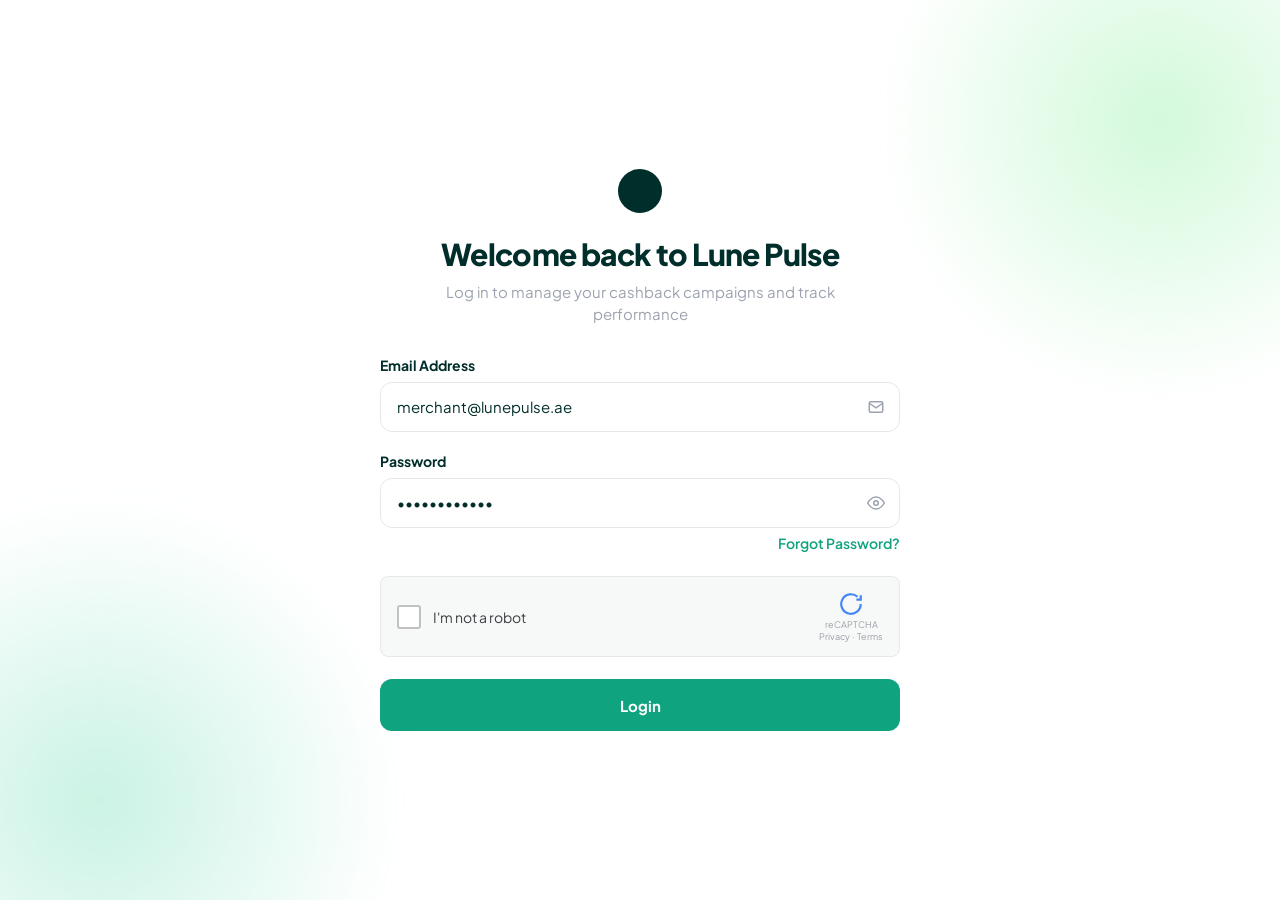
<file: login.html>
<!DOCTYPE html>
<html lang="en">
<head>
<meta charset="UTF-8">
<meta name="viewport" content="width=device-width, initial-scale=1.0">
<title>Lune Pulse · Sign in</title>
<style>
@import url('https://fonts.googleapis.com/css2?family=Plus+Jakarta+Sans:wght@400;500;600;700;800&display=swap');
:root{
  --emerald:#10A37F; --teal:#002E2A; --teal-700:#0A634D; --mint:#99F2AC;
  --ink:#070312; --text:#002E2A; --text-2:#4B5563; --text-3:#9CA3AF;
  --border:#E5E7EB; --border-2:#F1F1F2; --surface:#fff; --muted:#F7F8F8;
  --focus:rgba(16,163,127,.35);
  --r-sm:8px; --r-md:12px; --r-lg:16px; --r-pill:999px;
  --sans:"Plus Jakarta Sans",-apple-system,BlinkMacSystemFont,"Segoe UI",Roboto,sans-serif;
}
*{box-sizing:border-box;}
html,body{margin:0;height:100%;}
body{
  font-family:var(--sans); color:var(--text); background:#fff;
  min-height:100vh; display:flex; align-items:center; justify-content:center; padding:40px 20px;
  position:relative; overflow-x:hidden;
}
/* mint gradient blobs */
body::before,body::after{content:"";position:fixed;border-radius:50%;filter:blur(20px);z-index:0;pointer-events:none;}
body::before{width:560px;height:560px;right:-160px;top:-160px;background:radial-gradient(circle,rgba(153,242,172,.45),rgba(153,242,172,0) 70%);}
body::after{width:600px;height:600px;left:-200px;bottom:-200px;background:radial-gradient(circle,rgba(120,224,187,.4),rgba(120,224,187,0) 70%);}
.auth{position:relative;z-index:1;width:100%;max-width:520px;}
.view{display:none;animation:fade .3s ease;}
.view.on{display:block;}
@keyframes fade{from{opacity:0;transform:translateY(6px);}to{opacity:1;transform:none;}}
.mark{width:44px;height:44px;border-radius:50%;background:var(--teal);margin:0 auto 22px;display:block;}
.back{position:absolute;left:0;top:0;width:40px;height:40px;border-radius:50%;border:1px solid var(--border);background:#fff;color:var(--text-2);display:inline-flex;align-items:center;justify-content:center;cursor:pointer;}
.back:hover{background:var(--muted);}
h1{font-size:30px;font-weight:800;text-align:center;margin:0 0 8px;letter-spacing:-.02em;}
.sub{font-size:15px;color:var(--text-3);text-align:center;margin:0 auto 30px;max-width:400px;line-height:1.5;}
.sub b{color:var(--emerald);font-weight:600;}
label{display:block;font-size:14px;font-weight:700;margin:0 0 8px;}
.field{margin-bottom:20px;}
.inp{display:flex;align-items:center;gap:8px;height:50px;border:1px solid var(--border);border-radius:var(--r-md);background:#fff;padding:0 14px;transition:border-color .15s,box-shadow .15s;}
.inp:focus-within{border-color:var(--emerald);box-shadow:0 0 0 3px var(--focus);}
.inp input{border:none;outline:none;background:transparent;font:inherit;font-size:15px;flex:1;color:var(--text);min-width:0;}
.inp .ic{color:var(--text-3);flex:none;display:inline-flex;cursor:pointer;}
.link{display:block;text-align:right;font-size:14px;font-weight:600;color:var(--emerald);text-decoration:none;margin:-6px 0 24px;cursor:pointer;}
.link:hover{text-decoration:underline;}
.btn{display:block;width:100%;height:52px;border:none;border-radius:var(--r-md);background:var(--emerald);color:#fff;font:inherit;font-size:15px;font-weight:700;cursor:pointer;transition:background .15s;}
.btn:hover{background:#0E9173;}
.btn.soft{background:#8FB9AC;}
.btn.ghost{background:#fff;color:var(--text-2);border:1px solid var(--border);}
.btn.ghost:hover{background:var(--muted);}
.captcha{display:flex;align-items:center;justify-content:space-between;border:1px solid var(--border);border-radius:var(--r-sm);background:var(--muted);padding:14px 16px;margin:0 0 22px;user-select:none;}
.captcha .l{display:flex;align-items:center;gap:12px;font-size:14px;color:#3c4043;}
.captcha .box{width:24px;height:24px;border:2px solid #c1c1c1;border-radius:3px;background:#fff;cursor:pointer;flex:none;position:relative;}
.captcha .box.on::after{content:"";position:absolute;left:7px;top:2px;width:7px;height:13px;border:solid var(--emerald);border-width:0 3px 3px 0;transform:rotate(45deg);}
.captcha .r{text-align:center;color:#9aa0a6;font-size:9px;line-height:1.3;}
.captcha .r svg{display:block;margin:0 auto 2px;}
/* verify / illustration */
.illo{width:96px;height:96px;margin:0 auto 22px;border-radius:50%;background:radial-gradient(circle,#DFF6EC,#EAF8F1);display:flex;align-items:center;justify-content:center;}
.otp{display:flex;gap:10px;justify-content:center;margin:10px 0 26px;}
.otp input{width:56px;height:60px;border:1px solid var(--border);border-radius:var(--r-md);text-align:center;font:inherit;font-size:22px;font-weight:700;color:var(--text);outline:none;}
.otp input:focus{border-color:var(--emerald);box-shadow:0 0 0 3px var(--focus);}
.otp-lbl{font-size:14px;font-weight:700;text-align:left;margin-bottom:2px;}
.hint{text-align:center;font-size:14px;color:var(--text-3);margin:18px 0 0;}
.hint b{color:var(--text-2);}
.rules{list-style:none;padding:0;margin:0 0 20px;}
.rules li{position:relative;padding-left:22px;font-size:13px;color:var(--text-3);margin-bottom:7px;}
.rules li::before{content:"";position:absolute;left:0;top:4px;width:14px;height:14px;border-radius:50%;border:1.5px solid var(--border);}
.rules li.ok{color:var(--text-2);}
.rules li.ok::before{background:var(--emerald);border-color:var(--emerald);}
.rules li.ok::after{content:"";position:absolute;left:4px;top:7px;width:4px;height:7px;border:solid #fff;border-width:0 2px 2px 0;transform:rotate(45deg);}
.done-ic{width:88px;height:88px;border-radius:50%;background:#E7F6EF;color:var(--emerald);display:flex;align-items:center;justify-content:center;margin:0 auto 22px;}
.center{text-align:center;}
.mt{margin-top:22px;}
</style>
</head>
<body>
<div class="auth">

  <!-- LOGIN -->
  <section class="view on" data-view="login">
    <span class="mark"></span>
    <h1>Welcome back to Lune Pulse</h1>
    <p class="sub">Log in to manage your cashback campaigns and track performance</p>
    <div class="field">
      <label>Email Address</label>
      <div class="inp"><input type="email" placeholder="Enter Email" value="merchant@lunepulse.ae"><span class="ic"><svg width="18" height="18" viewBox="0 0 24 24" fill="none" stroke="currentColor" stroke-width="2"><rect x="3" y="5" width="18" height="14" rx="2"></rect><path d="M3 7l9 6 9-6"></path></svg></span></div>
    </div>
    <div class="field" style="margin-bottom:12px;">
      <label>Password</label>
      <div class="inp"><input type="password" placeholder="Enter Password" value="demopassword"><span class="ic" onclick="togglePw(this)"><svg width="18" height="18" viewBox="0 0 24 24" fill="none" stroke="currentColor" stroke-width="2"><path d="M1 12s4-8 11-8 11 8 11 8-4 8-11 8-11-8-11-8z"></path><circle cx="12" cy="12" r="3"></circle></svg></span></div>
    </div>
    <a class="link" onclick="show('forgot')">Forgot Password?</a>
    <div class="captcha">
      <div class="l"><span class="box" onclick="this.classList.toggle('on')"></span>I'm not a robot</div>
      <div class="r"><svg width="26" height="26" viewBox="0 0 24 24" fill="none"><path d="M21 12a9 9 0 1 1-3-6.7" stroke="#4285F4" stroke-width="2"></path><path d="M21 4v4h-4" stroke="#4285F4" stroke-width="2"></path></svg>reCAPTCHA<br>Privacy · Terms</div>
    </div>
    <button class="btn" onclick="show('verify')">Login</button>
  </section>

  <!-- VERIFY EMAIL (OTP) -->
  <section class="view" data-view="verify">
    <button class="back" onclick="show('login')"><svg width="20" height="20" viewBox="0 0 24 24" fill="none" stroke="currentColor" stroke-width="2.2"><path d="M15 18l-6-6 6-6"></path></svg></button>
    <div class="illo">
      <svg width="52" height="52" viewBox="0 0 48 48" fill="none">
        <path d="M6 18l18-10 18 10v20a2 2 0 0 1-2 2H8a2 2 0 0 1-2-2V18z" fill="#8FD9BE"></path>
        <path d="M6 18l18 12 18-12" fill="#fff"></path>
        <path d="M6 18l18 12 18-12" stroke="#5FBF9B" stroke-width="1.5"></path>
        <circle cx="24" cy="20" r="8" fill="#fff" stroke="#0A634D" stroke-width="1.5"></circle>
        <path d="M20.5 20l2.4 2.4 4.6-4.8" stroke="#0A634D" stroke-width="2" fill="none" stroke-linecap="round" stroke-linejoin="round"></path>
      </svg>
    </div>
    <h1>Verify your Email</h1>
    <p class="sub">We've sent a 6-digit verification code to<br><b id="verify-email">merchant@lunepulse.ae</b></p>
    <div class="otp-lbl">Enter OTP</div>
    <div class="otp" id="otp">
      <input maxlength="1" inputmode="numeric"><input maxlength="1" inputmode="numeric"><input maxlength="1" inputmode="numeric"><input maxlength="1" inputmode="numeric"><input maxlength="1" inputmode="numeric"><input maxlength="1" inputmode="numeric">
    </div>
    <button class="btn" onclick="location.href='merchant.html'">Verify Email</button>
    <p class="hint">You can request a new code in <b id="resend">60</b> seconds</p>
  </section>

  <!-- FORGOT: reset password (request) -->
  <section class="view" data-view="forgot">
    <button class="back" onclick="show('login')"><svg width="20" height="20" viewBox="0 0 24 24" fill="none" stroke="currentColor" stroke-width="2.2"><path d="M15 18l-6-6 6-6"></path></svg></button>
    <span class="mark"></span>
    <h1>Reset Your Password</h1>
    <p class="sub">Enter the email linked to your account and we'll send you a link to reset your password.</p>
    <div class="field">
      <label>Email Address</label>
      <div class="inp"><input type="email" placeholder="Enter Email"><span class="ic"><svg width="18" height="18" viewBox="0 0 24 24" fill="none" stroke="currentColor" stroke-width="2"><rect x="3" y="5" width="18" height="14" rx="2"></rect><path d="M3 7l9 6 9-6"></path></svg></span></div>
    </div>
    <button class="btn" onclick="show('inbox')">Send reset link</button>
    <p class="hint"><a class="link" style="display:inline;margin:0;" onclick="show('login')">Back to Login</a></p>
  </section>

  <!-- CHECK YOUR INBOX -->
  <section class="view" data-view="inbox">
    <div class="illo">
      <svg width="52" height="52" viewBox="0 0 48 48" fill="none">
        <path d="M6 18l18-10 18 10v20a2 2 0 0 1-2 2H8a2 2 0 0 1-2-2V18z" fill="#8FD9BE"></path>
        <path d="M6 18l18 12 18-12" fill="#fff"></path>
        <path d="M6 18l18 12 18-12" stroke="#5FBF9B" stroke-width="1.5"></path>
      </svg>
    </div>
    <h1>Check Your Inbox</h1>
    <p class="sub">We've sent a password reset link to your email. Follow the link to set a new password.</p>
    <button class="btn" onclick="show('setnew')">Open reset link</button>
    <p class="hint"><a class="link" style="display:inline;margin:0;" onclick="show('login')">Back to Login</a></p>
  </section>

  <!-- SET NEW PASSWORD -->
  <section class="view" data-view="setnew">
    <span class="mark"></span>
    <h1>Set New password</h1>
    <p class="sub">Create a new password for your account.</p>
    <div class="field">
      <label>New password</label>
      <div class="inp"><input id="np" type="password" placeholder="Enter new password" oninput="checkRules()"><span class="ic" onclick="togglePw(this)"><svg width="18" height="18" viewBox="0 0 24 24" fill="none" stroke="currentColor" stroke-width="2"><path d="M1 12s4-8 11-8 11 8 11 8-4 8-11 8-11-8-11-8z"></path><circle cx="12" cy="12" r="3"></circle></svg></span></div>
    </div>
    <ul class="rules" id="rules">
      <li data-r="len">Password must be at least 8 characters long</li>
      <li data-r="low">Password must contain at least one lowercase letter</li>
      <li data-r="up">Password must contain at least one uppercase letter</li>
      <li data-r="sp">Password must contain at least one special character</li>
    </ul>
    <div class="field">
      <label>Confirm new password</label>
      <div class="inp"><input type="password" placeholder="Re-enter new password"><span class="ic" onclick="togglePw(this)"><svg width="18" height="18" viewBox="0 0 24 24" fill="none" stroke="currentColor" stroke-width="2"><path d="M1 12s4-8 11-8 11 8 11 8-4 8-11 8-11-8-11-8z"></path><circle cx="12" cy="12" r="3"></circle></svg></span></div>
    </div>
    <button class="btn" onclick="show('success')">Update Password</button>
  </section>

  <!-- SUCCESS -->
  <section class="view center" data-view="success">
    <div class="done-ic"><svg width="40" height="40" viewBox="0 0 24 24" fill="none" stroke="currentColor" stroke-width="2.4"><circle cx="12" cy="12" r="10"></circle><path d="M8 12l3 3 5-6"></path></svg></div>
    <h1>Password changed</h1>
    <p class="sub">Your password has been changed successfully.</p>
    <button class="btn" onclick="show('login')">Back to Login</button>
  </section>

</div>
<script>
function show(v){
  document.querySelectorAll('.view').forEach(function(s){ s.classList.toggle('on', s.dataset.view === v); });
  window.scrollTo(0,0);
  if (v === 'verify') startResend();
}
function togglePw(el){ var i = el.parentNode.querySelector('input'); if(i) i.type = i.type === 'password' ? 'text' : 'password'; }
/* OTP auto-advance */
(function(){
  var boxes = Array.prototype.slice.call(document.querySelectorAll('#otp input'));
  boxes.forEach(function(b,i){
    b.addEventListener('input', function(){ b.value = b.value.replace(/[^0-9]/g,''); if(b.value && boxes[i+1]) boxes[i+1].focus(); });
    b.addEventListener('keydown', function(e){ if(e.key === 'Backspace' && !b.value && boxes[i-1]) boxes[i-1].focus(); });
  });
})();
var resendT;
function startResend(){
  var n = 60, el = document.getElementById('resend'); if(!el) return;
  el.textContent = n; clearInterval(resendT);
  resendT = setInterval(function(){ n--; el.textContent = n; if(n<=0) clearInterval(resendT); }, 1000);
}
function checkRules(){
  var v = document.getElementById('np').value;
  var t = { len: v.length >= 8, low: /[a-z]/.test(v), up: /[A-Z]/.test(v), sp: /[^A-Za-z0-9]/.test(v) };
  document.querySelectorAll('#rules li').forEach(function(li){ li.classList.toggle('ok', !!t[li.dataset.r]); });
}
</script>
</body>
</html>
</file>
<file: lunehub/lunehub.css>
/* ============================================================
   LUNEHUB — app design system on Lune brand guidelines
   White canvas · Plus Jakarta Sans · teal accent · hairlines
   ============================================================ */
@import url('https://fonts.googleapis.com/css2?family=Plus+Jakarta+Sans:wght@300;400;500;600;700;800&family=JetBrains+Mono:wght@400;500&display=swap');

:root {
  --paper: #FFFFFF;
  --paper-2: #FAFBFA;
  --ink: #0C0C0E;
  --ink-2: #34343A;
  --muted: #6B6B73;
  --faint: #9A9AA2;
  --line: rgba(12,12,14,0.08);
  --line-2: rgba(12,12,14,0.14);
  --accent: #2F8C82;
  --accent-ink: #1C645D;
  --accent-wash: rgba(47,140,130,0.08);
  --brand-deep: #002E2A;
  --sans: 'Plus Jakarta Sans', system-ui, sans-serif;
  --mono: 'JetBrains Mono', ui-monospace, monospace;
  --r: 12px;
  --r-lg: 16px;
  --ease: cubic-bezier(0.22,0.61,0.36,1);
  /* chart palette — harmonized to brand */
  --c-travel: #2F8C82;
  --c-shopping: #C2796C;
  --c-financial: #0F4F47;
  --c-services: #6B8693;
  --c-transport: #C8A878;
  --c-dining: #9CC4BC;
  --c-insurance: #A6A6AD;
}
* { box-sizing: border-box; margin: 0; padding: 0; }
body { font-family: var(--sans); background: var(--paper); color: var(--ink); font-size: 14.5px; line-height: 1.5; -webkit-font-smoothing: antialiased; letter-spacing: -0.005em; }
a { color: inherit; text-decoration: none; }
button { font-family: var(--sans); cursor: pointer; }
::selection { background: var(--accent-wash); }
:focus-visible { outline: 2px solid var(--accent); outline-offset: 2px; border-radius: 4px; }

/* ---------- login ---------- */
.lh-login { position: fixed; inset: 0; display: flex; flex-direction: column; align-items: center; justify-content: center; gap: 22px; background: var(--paper); z-index: 50; overflow-y: auto; padding: 32px 0; }
.lh-login-glow { position: absolute; width: 900px; height: 900px; border-radius: 50%; background: radial-gradient(circle, var(--accent-wash), transparent 60%); top: -30%; right: -15%; pointer-events: none; }
.lh-login-crescent { position: absolute; bottom: -22%; left: -10%; width: 620px; height: 620px; border-radius: 50%; background: radial-gradient(circle at 65% 35%, transparent 62%, rgba(0,46,42,0.05) 63%, rgba(0,46,42,0.10) 78%, transparent 79%); pointer-events: none; }
.lh-login-card { position: relative; width: min(400px, calc(100vw - 48px)); background: var(--paper); border: 1px solid var(--line-2); border-radius: 20px; padding: 40px 36px 32px; box-shadow: 0 40px 90px -50px rgba(0,46,42,0.35), 0 2px 8px -4px rgba(12,12,14,0.08); }
.lh-login-card img.logo { height: 30px; margin-bottom: 26px; }
.lh-login-card h1 { font-size: 22px; font-weight: 700; letter-spacing: -0.02em; }
.lh-login-card .sub { color: var(--muted); font-size: 14px; margin-top: 6px; }
.lh-field { margin-top: 18px; }
.lh-field label { display: block; font-size: 12.5px; font-weight: 600; color: var(--ink-2); margin-bottom: 6px; }
.lh-field input { width: 100%; font-family: var(--sans); font-size: 15px; color: var(--ink); background: var(--paper); border: 1px solid var(--line-2); border-radius: 10px; padding: 11px 13px; transition: border-color .2s, box-shadow .2s; }
.lh-field input:focus { outline: none; border-color: var(--accent); box-shadow: 0 0 0 3px var(--accent-wash); }
.lh-login-btn { width: 100%; margin-top: 24px; background: var(--brand-deep); color: #F2F7F5; border: none; border-radius: 100px; padding: 13px; font-size: 15px; font-weight: 600; transition: background .3s var(--ease); }
.lh-login-btn:hover { background: var(--accent); }
.lh-or { display: flex; align-items: center; gap: 12px; margin-top: 16px; color: var(--faint); font-size: 12px; }
.lh-or::before, .lh-or::after { content: ""; flex: 1; height: 1px; background: var(--line); }
.lh-login-alt { width: 100%; margin-top: 14px; display: inline-flex; align-items: center; justify-content: center; gap: 9px; background: var(--paper); color: var(--ink-2); border: 1px solid var(--line-2); border-radius: 100px; padding: 12px; font-size: 14px; font-weight: 600; transition: border-color .25s var(--ease), color .25s var(--ease); }
.lh-login-alt:hover { border-color: var(--ink); color: var(--ink); }
.lh-login-foot { margin-top: 18px; display: flex; justify-content: space-between; font-size: 13px; color: var(--muted); }
.lh-login-foot a { color: var(--accent-ink); font-weight: 600; }
.lh-login-note { position: relative; text-align: center; font-size: 12.5px; color: var(--faint); flex: none; }

/* ---------- shell ---------- */
.lh-app { display: none; }
body.authed .lh-app { display: grid; grid-template-columns: 248px 1fr; min-height: 100vh; }
body.authed .lh-login { display: none; }
body.collapsed .lh-app { grid-template-columns: 68px 1fr; }

/* ---------- sidebar ---------- */
.lh-side { border-right: 1px solid var(--line); display: flex; flex-direction: column; position: sticky; top: 0; height: 100vh; background: var(--paper); }
.lh-brand { display: flex; align-items: center; justify-content: space-between; padding: 20px 18px 16px; }
.lh-brand img { height: 24px; width: auto; }
body.collapsed .lh-brand img { display: none; }
.lh-collapse { border: 1px solid var(--line); background: var(--paper); border-radius: 8px; width: 28px; height: 28px; display: grid; place-items: center; color: var(--muted); transition: all .2s; flex: 0 0 auto; }
.lh-collapse:hover { color: var(--ink); border-color: var(--line-2); }
body.collapsed .lh-collapse svg { transform: rotate(180deg); }
.lh-nav { padding: 8px 12px; display: flex; flex-direction: column; gap: 2px; flex: 1; overflow-y: auto; }
.lh-item { display: flex; align-items: center; gap: 11px; padding: 9px 11px; border-radius: 9px; font-size: 14px; font-weight: 500; color: var(--ink-2); transition: background .2s, color .2s; cursor: pointer; border: none; background: transparent; text-align: left; width: 100%; }
.lh-item:hover { background: rgba(12,12,14,0.04); color: var(--ink); }
.lh-item.on { background: var(--accent-wash); color: var(--accent-ink); font-weight: 600; }
.lh-item svg { flex: 0 0 auto; opacity: .75; }
.lh-item .chev { margin-left: auto; transition: transform .25s var(--ease); opacity: .5; }
.lh-item.open .chev { transform: rotate(180deg); }
body.collapsed .lh-item span, body.collapsed .lh-item .chev { display: none; }
body.collapsed .lh-item { justify-content: center; padding: 10px 0; }
.lh-sub { display: flex; flex-direction: column; gap: 1px; overflow: hidden; max-height: 320px; transition: max-height .3s var(--ease); }
.lh-sub.closed { max-height: 0; }
.lh-sub .lh-item { padding-left: 40px; font-size: 13.5px; }
body.collapsed .lh-sub .lh-item { padding-left: 0; }
.lh-user { border-top: 1px solid var(--line); padding: 14px 16px; display: flex; align-items: center; gap: 11px; cursor: pointer; transition: background .2s; }
.lh-user:hover { background: rgba(12,12,14,0.03); }
.lh-user.on { background: var(--accent-wash); }
.lh-ava { width: 36px; height: 36px; border-radius: 50%; background: var(--brand-deep); color: #fff; display: grid; place-items: center; font-weight: 700; font-size: 14px; flex: 0 0 auto; }
.lh-user .nm { font-size: 13.5px; font-weight: 600; line-height: 1.2; }
.lh-user .pl { font-size: 11.5px; color: var(--muted); }
.lh-signout { margin-left: auto; border: none; background: transparent; color: var(--faint); padding: 4px; border-radius: 6px; }
.lh-signout:hover { color: var(--ink); background: rgba(12,12,14,0.05); }
body.collapsed .lh-user > div, body.collapsed .lh-signout { display: none; }
body.collapsed .lh-user { justify-content: center; padding: 14px 8px; }

/* ---------- main ---------- */
.lh-main { padding: 28px 32px 48px; min-width: 0; background: var(--paper); }
.lh-view { display: none; }
.lh-view.active { display: block; animation: lhin .35s var(--ease); }
@keyframes lhin { from { transform: translateY(6px); } to { transform: none; } }
@media (prefers-reduced-motion: reduce) { .lh-view.active { animation: none; } }
.lh-head { display: flex; align-items: flex-start; justify-content: space-between; gap: 16px; margin-bottom: 22px; flex-wrap: wrap; }
.lh-head h1 { font-size: 26px; font-weight: 700; letter-spacing: -0.025em; }
.lh-head .sub { color: var(--muted); font-size: 14px; margin-top: 3px; }
.lh-filters { display: flex; gap: 8px; flex-wrap: wrap; align-items: center; }

/* controls */
.lh-pill { display: inline-flex; align-items: center; gap: 8px; font-size: 13.5px; font-weight: 500; color: var(--ink-2); background: var(--paper); border: 1px solid var(--line-2); border-radius: 10px; padding: 9px 13px; white-space: nowrap; transition: border-color .2s; }
.lh-pill:hover { border-color: var(--ink); }
.lh-pill svg { opacity: .6; }
.lh-btn { display: inline-flex; align-items: center; gap: 8px; font-size: 13.5px; font-weight: 600; border-radius: 100px; padding: 10px 16px; border: 1px solid transparent; transition: all .25s var(--ease); }
.lh-btn--accent { background: var(--brand-deep); color: #F2F7F5; }
.lh-btn--accent:hover { background: var(--accent); }
.lh-btn--ghost { background: var(--paper); color: var(--ink-2); border-color: var(--line-2); }
.lh-btn--ghost:hover { border-color: var(--ink); color: var(--ink); }
.lh-btn[disabled] { opacity: .45; cursor: not-allowed; }
.lh-search { display: flex; align-items: center; gap: 9px; background: var(--paper); border: 1px solid var(--line-2); border-radius: 10px; padding: 9px 13px; min-width: 220px; }
.lh-search svg { color: var(--faint); flex: 0 0 auto; }
.lh-search input { border: none; outline: none; font-family: var(--sans); font-size: 13.5px; width: 100%; color: var(--ink); background: transparent; }
.lh-seg { display: inline-flex; border: 1px solid var(--line-2); border-radius: 10px; overflow: hidden; }
.lh-seg button { border: none; background: var(--paper); padding: 8px 14px; font-size: 13px; font-weight: 500; color: var(--muted); transition: all .2s; }
.lh-seg button.on { background: var(--accent-wash); color: var(--accent-ink); font-weight: 600; }

/* cards */
.lh-card { background: var(--paper); border: 1px solid var(--line); border-radius: var(--r-lg); padding: 22px; }
.lh-grid-2 { display: grid; grid-template-columns: 1fr 1fr; gap: 16px; }
.lh-grid-4 { display: grid; grid-template-columns: repeat(4, 1fr); gap: 14px; }
.lh-kpi .t { display: flex; align-items: center; justify-content: space-between; font-size: 14px; font-weight: 600; color: var(--ink-2); }
.lh-kpi .ic { width: 34px; height: 34px; border-radius: 50%; background: var(--accent-wash); color: var(--accent-ink); display: grid; place-items: center; }
.lh-kpi .n { font-size: clamp(26px, 2.4vw, 34px); font-weight: 700; letter-spacing: -0.03em; margin-top: 18px; font-variant-numeric: tabular-nums; }
.lh-kpi .n small { font-size: 16px; color: var(--faint); font-weight: 500; }
.lh-note { display: inline-flex; align-items: center; gap: 8px; font-size: 13px; color: var(--accent-ink); background: var(--accent-wash); border-radius: 8px; padding: 7px 12px; margin-bottom: 18px; }
.lh-progress { height: 8px; border-radius: 5px; background: var(--accent-wash); overflow: hidden; margin-top: 26px; }
.lh-progress i { display: block; height: 100%; border-radius: 5px; background: var(--accent); }

/* tables */
.lh-table { width: 100%; border-collapse: collapse; }
.lh-table th { font-size: 11.5px; font-weight: 600; letter-spacing: 0.08em; text-transform: uppercase; color: var(--faint); text-align: left; padding: 12px 14px; border-bottom: 1px solid var(--line); white-space: nowrap; }
.lh-table td { padding: 13px 14px; border-bottom: 1px solid var(--line); font-size: 14px; vertical-align: middle; }
.lh-table tr:last-child td { border-bottom: none; }
.lh-table tbody tr { transition: background .15s; }
.lh-table tbody tr:hover { background: var(--paper-2); }
.lh-table .num { text-align: right; font-variant-numeric: tabular-nums; }
.lh-table th.num { text-align: right; }
.lh-name { display: flex; align-items: center; gap: 11px; font-weight: 600; white-space: nowrap; }
.lh-chip { width: 30px; height: 30px; border-radius: 50%; display: grid; place-items: center; font-size: 12px; font-weight: 700; color: #fff; flex: 0 0 auto; }
.lh-muted { color: var(--muted); }
.lh-count { text-align: center; font-size: 13px; color: var(--accent-ink); font-weight: 600; padding: 16px 0 2px; }
.lh-count span { color: var(--faint); font-weight: 500; }
.lh-flag { border: 1px solid var(--line-2); background: var(--paper); color: var(--accent-ink); border-radius: 8px; width: 28px; height: 28px; display: inline-grid; place-items: center; transition: all .2s; }
.lh-flag:hover { border-color: var(--accent); background: var(--accent-wash); }
.lh-link { color: var(--accent-ink); font-weight: 600; font-size: 14px; background: none; border: none; }
.lh-link:hover { text-decoration: underline; }

/* charts */
.lh-bars { display: flex; align-items: flex-end; gap: 5px; height: 220px; margin-top: 22px; }
.lh-bars i { flex: 1; border-radius: 6px 6px 2px 2px; background: linear-gradient(180deg, var(--accent), var(--accent-wash)); opacity: .85; min-width: 6px; transition: opacity .2s; }
.lh-bars i:hover { opacity: 1; }
.lh-bars i.peak { opacity: 1; background: linear-gradient(180deg, var(--accent-ink), var(--accent)); }
.lh-xlab { display: flex; justify-content: space-between; font-size: 11.5px; color: var(--faint); margin-top: 10px; }
.lh-stack { display: flex; align-items: flex-end; gap: clamp(14px, 4vw, 48px); height: 280px; margin-top: 26px; padding-left: 6px; }
.lh-stack .col { flex: 1; display: flex; flex-direction: column-reverse; gap: 2px; height: 100%; justify-content: flex-start; }
.lh-stack .col i { display: block; border-radius: 3px; }
.lh-stack-labs { display: flex; gap: clamp(14px, 4vw, 48px); padding-left: 6px; margin-top: 10px; }
.lh-stack-labs span { flex: 1; text-align: center; font-size: 12px; color: var(--muted); }
.lh-legend { display: flex; flex-wrap: wrap; gap: 8px 20px; justify-content: center; margin-top: 22px; font-size: 12.5px; color: var(--ink-2); }
.lh-legend span { display: inline-flex; align-items: center; gap: 7px; }
.lh-legend i { width: 10px; height: 10px; border-radius: 50%; display: inline-block; }

/* treemap (squarified, data-driven) */
.lh-tree { position: relative; width: 100%; height: 380px; margin-top: 20px; }
.lh-cell { position: absolute; border-radius: 8px; padding: 13px 15px; color: #fff; overflow: hidden; cursor: pointer; outline: 2px solid var(--paper); outline-offset: -1px; transition: filter .15s var(--ease); }
.lh-cell:hover { filter: brightness(1.08); }
.lh-cell .v { display: block; font-size: 16px; font-weight: 700; letter-spacing: -0.02em; line-height: 1.1; white-space: nowrap; overflow: hidden; text-overflow: ellipsis; }
.lh-cell .c { display: block; font-size: 12.5px; font-weight: 600; opacity: .95; margin-top: 3px; white-space: nowrap; overflow: hidden; text-overflow: ellipsis; }
.lh-cell .m { display: block; font-size: 11px; opacity: .78; margin-top: 1px; white-space: nowrap; overflow: hidden; text-overflow: ellipsis; }
.lh-cell .pct { position: absolute; right: 11px; bottom: 9px; font-size: 11px; font-weight: 600; opacity: .82; font-variant-numeric: tabular-nums; }
.lh-cell.sm { padding: 8px 10px; }
.lh-cell.sm .v { font-size: 13px; }
.lh-cell.sm .c { font-size: 11px; margin-top: 1px; }
.lh-cell.sm .m { display: none; }
.lh-cell.tiny { padding: 6px 8px; }
.lh-cell.tiny .c, .lh-cell.tiny .m, .lh-cell.tiny .pct { display: none; }
.lh-cell.tiny .v { font-size: 11px; }

/* treemap tooltip */
.lh-tip { position: fixed; z-index: 95; background: var(--brand-deep); color: #F2F7F5; border-radius: 11px; padding: 12px 14px; pointer-events: none; opacity: 0; transform: translateY(4px); transition: opacity .14s, transform .14s; box-shadow: 0 20px 44px -16px rgba(0,0,0,.5); min-width: 196px; }
.lh-tip.show { opacity: 1; transform: none; }
.lh-tip .tt { display: flex; align-items: center; gap: 8px; font-size: 13.5px; font-weight: 700; margin-bottom: 10px; }
.lh-tip .tt i { width: 9px; height: 9px; border-radius: 3px; flex: 0 0 auto; }
.lh-tip .tg { display: grid; grid-template-columns: 1fr 1fr; gap: 9px 22px; }
.lh-tip .tl { font-size: 10px; text-transform: uppercase; letter-spacing: .07em; opacity: .55; }
.lh-tip .tv { font-size: 13px; font-weight: 600; font-variant-numeric: tabular-nums; margin-top: 2px; }

/* settings */
.lh-set-grid { display: grid; grid-template-columns: 1.1fr 0.9fr; gap: 16px; align-items: start; }
.lh-set-grid .lh-card + .lh-card { margin-top: 16px; }
.lh-card h3 { font-size: 17px; font-weight: 700; letter-spacing: -0.015em; }
.lh-org { font-size: 13px; color: var(--muted); margin-top: 2px; }
.lh-mglink { display: inline-block; font-size: 13.5px; font-weight: 600; color: var(--accent-ink); margin-top: 10px; }
.lh-profile { display: flex; align-items: center; gap: 16px; margin-top: 22px; }
.lh-ava--lg { width: 64px; height: 64px; font-size: 22px; }
.lh-profile .e { font-size: 13.5px; color: var(--muted); }
.lh-badge { display: inline-flex; align-items: center; gap: 5px; font-size: 11.5px; font-weight: 600; color: var(--accent-ink); background: var(--accent-wash); border-radius: 100px; padding: 3px 9px; }
.lh-form-row { display: grid; grid-template-columns: 1fr 1fr; gap: 14px; margin-top: 20px; }
.lh-save { display: flex; justify-content: flex-end; margin-top: 18px; }
.lh-member { display: flex; align-items: center; gap: 12px; padding: 13px 0; border-bottom: 1px solid var(--line); }
.lh-member:last-child { border-bottom: none; }
.lh-member .nm { font-size: 14px; font-weight: 600; display: flex; align-items: center; gap: 6px; }
.lh-member .em { font-size: 12.5px; color: var(--muted); }
.lh-member .role { margin-left: auto; font-size: 13px; color: var(--ink-2); }
.lh-kebab { border: none; background: transparent; color: var(--faint); padding: 4px 6px; border-radius: 6px; font-size: 16px; line-height: 1; }
.lh-kebab:hover { background: rgba(12,12,14,0.05); color: var(--ink); }
.lh-contact-row { display: flex; align-items: center; gap: 11px; padding: 11px 0; }
.lh-contact-row .lbl { font-size: 13px; font-weight: 600; color: var(--accent-ink); }
.lh-copy { margin-left: auto; border: 1px solid var(--line-2); background: var(--paper); border-radius: 8px; width: 30px; height: 30px; display: grid; place-items: center; color: var(--muted); transition: all .2s; }
.lh-copy:hover { color: var(--accent-ink); border-color: var(--accent); }
.lh-copy.ok { color: var(--accent); border-color: var(--accent); }

.lh-section-gap { margin-top: 16px; }
.lh-kpi-cap { font-size: 12.5px; color: var(--muted); margin-top: 10px; }
.lh-grid-3 { display: grid; grid-template-columns: repeat(3, 1fr); gap: 14px; }
@media (max-width: 900px) { .lh-grid-3 { grid-template-columns: 1fr; } }
.lh-short { display: flex; flex-direction: column; align-items: flex-start; gap: 5px; text-align: left; cursor: pointer; font-family: var(--sans); transition: border-color .25s var(--ease), transform .25s var(--ease), box-shadow .25s var(--ease); }
.lh-short:hover { border-color: var(--line-2); transform: translateY(-2px); box-shadow: 0 18px 36px -28px rgba(12,12,14,0.3); }
.lh-short-t { font-size: 15px; font-weight: 700; letter-spacing: -0.015em; color: var(--ink); }
.lh-short-d { font-size: 13px; color: var(--muted); line-height: 1.45; }
.lh-short-go { display: inline-flex; align-items: center; gap: 6px; font-size: 13px; font-weight: 600; color: var(--accent-ink); margin-top: 10px; }
.lh-chart-cap { font-size: 12.5px; color: var(--muted); margin-top: 14px; }
.lh-chart-cap b { color: var(--ink-2); }

/* full-bleed embedded modules (Spend Map, Pulse) */
.lh-view--bleed { margin: -28px -32px -48px; height: 100vh; }
.lh-view--bleed.active { display: flex; flex-direction: column; }
.lh-view--bleed iframe { width: 100%; flex: 1; min-height: 0; border: 0; display: block; }
.lh-modtabs { display: flex; gap: 6px; padding: 10px 16px; border-bottom: 1px solid var(--line); background: var(--paper); flex: none; }
.lh-modtabs button { border: 1px solid transparent; background: transparent; border-radius: 100px; padding: 7px 14px; font-size: 13px; font-weight: 600; color: var(--muted); cursor: pointer; transition: all .2s; }
.lh-modtabs button:hover { color: var(--ink); }
.lh-modtabs button.on { background: var(--accent-wash); color: var(--accent-ink); }
@media (max-width: 820px) { .lh-view--bleed { margin: -20px -16px -40px; } }
.lh-card-head { display: flex; align-items: center; justify-content: space-between; gap: 14px; margin-bottom: 6px; flex-wrap: wrap; }
.lh-card-head h3 { font-size: 17px; }
.lh-total { text-align: right; }
.lh-total .n { font-size: 24px; font-weight: 700; letter-spacing: -0.025em; }
.lh-total .l { font-size: 12px; color: var(--muted); }
.lh-tablewrap { overflow-x: auto; }

/* sortable table headers */
.lh-table th.sortable { cursor: pointer; user-select: none; }
.lh-table th.sortable:hover { color: var(--ink-2); }
.lh-table th .sort { display: inline-block; margin-left: 5px; vertical-align: -2px; opacity: .45; transition: opacity .15s, color .15s; }
.lh-table th.sort-asc .sort, .lh-table th.sort-desc .sort { opacity: 1; color: var(--accent-ink); }
.lh-table th.sort-asc .sort { transform: rotate(180deg); }

/* row expand + tools */
.lh-rowtools { display: inline-flex; align-items: center; gap: 4px; }
.lh-rowtog { border: none; background: transparent; color: var(--faint); padding: 5px; border-radius: 6px; transition: transform .2s var(--ease), color .2s, background .2s; }
.lh-rowtog:hover { color: var(--ink); background: rgba(12,12,14,0.05); }
tr.exp .lh-rowtog svg { transform: rotate(180deg); }
tr.exp { background: var(--paper-2); }
.lh-detail > td { background: var(--paper-2); padding: 0 !important; border-bottom: 1px solid var(--line) !important; }
.lh-detail-in { padding: 16px 20px; display: grid; grid-template-columns: repeat(4, minmax(0,1fr)); gap: 16px 26px; }
.lh-detail-in .k { font-size: 10.5px; text-transform: uppercase; letter-spacing: .07em; color: var(--faint); }
.lh-detail-in .val { font-size: 13.5px; font-weight: 600; margin-top: 3px; }
.lh-copyc { opacity: 0; border: none; background: transparent; color: var(--faint); margin-left: 7px; padding: 2px; border-radius: 5px; vertical-align: -3px; transition: opacity .15s, color .15s; }
tr:hover .lh-copyc { opacity: 1; }
.lh-copyc:hover { color: var(--accent-ink); }
.lh-copyc.ok { opacity: 1; color: var(--accent); }
.lh-pill.has-filters { border-color: var(--accent); color: var(--accent-ink); background: var(--accent-wash); }
.lh-pill .lh-fcount { display: inline-grid; place-items: center; min-width: 18px; height: 18px; padding: 0 5px; border-radius: 100px; background: var(--accent); color: #fff; font-size: 11px; font-weight: 700; }

/* pagination */
.lh-pager { display: flex; align-items: center; justify-content: center; gap: 6px; padding: 2px 0 12px; flex-wrap: wrap; }
.lh-pager button { border: 1px solid var(--line-2); background: var(--paper); border-radius: 8px; min-width: 32px; height: 32px; padding: 0 9px; font-size: 13px; font-weight: 600; color: var(--ink-2); display: inline-grid; place-items: center; transition: all .18s; }
.lh-pager button:hover:not(:disabled) { border-color: var(--ink); }
.lh-pager button:disabled { opacity: .4; cursor: not-allowed; }
.lh-pager button.pg-cur { background: var(--accent-wash); border-color: transparent; color: var(--accent-ink); }
.lh-pager .pg-gap { color: var(--faint); padding: 0 2px; }

/* filter modal */
.lh-modal { position: fixed; inset: 0; z-index: 90; display: none; align-items: flex-start; justify-content: center; padding: 48px 16px; overflow-y: auto; background: rgba(12,12,14,0.42); }
.lh-modal.open { display: flex; }
.lh-modal-card { position: relative; width: min(560px, 100%); background: var(--paper); border-radius: 22px; padding: 26px 30px 28px; box-shadow: 0 50px 100px -40px rgba(0,46,42,0.5); animation: lhmin .25s var(--ease); }
@keyframes lhmin { from { transform: translateY(12px); opacity: 0; } to { transform: none; opacity: 1; } }
.lh-modal-head { display: flex; align-items: center; justify-content: space-between; margin-bottom: 20px; }
.lh-modal-head h2 { font-size: 25px; font-weight: 700; letter-spacing: -0.025em; }
.lh-modal-x { width: 34px; height: 34px; border-radius: 50%; border: none; background: var(--paper-2); color: var(--ink-2); display: grid; place-items: center; transition: background .2s; }
.lh-modal-x:hover { background: rgba(12,12,14,0.09); }
.lh-fl { margin-bottom: 16px; }
.lh-fl > label { display: block; font-size: 11.5px; font-weight: 600; letter-spacing: 0.06em; text-transform: uppercase; color: var(--muted); margin-bottom: 8px; }
.lh-fl input, .lh-fl select { width: 100%; font-family: var(--sans); font-size: 14px; color: var(--accent-ink); background: var(--paper); border: 1px solid var(--line-2); border-radius: 11px; padding: 12px 14px; transition: border-color .2s, box-shadow .2s; }
.lh-fl input::placeholder { color: var(--accent); opacity: .9; }
.lh-fl input:focus, .lh-fl select:focus { outline: none; border-color: var(--accent); box-shadow: 0 0 0 3px var(--accent-wash); }
.lh-fl select { color: var(--accent); appearance: none; -webkit-appearance: none; cursor: pointer; background-image: url("data:image/svg+xml;utf8,<svg xmlns='http://www.w3.org/2000/svg' width='12' height='12' viewBox='0 0 12 12' fill='none'><path d='M3 4.5 6 7.5 9 4.5' stroke='%232F8C82' stroke-width='1.4' stroke-linecap='round' stroke-linejoin='round'/></svg>"); background-repeat: no-repeat; background-position: right 14px center; padding-right: 36px; }
.lh-fl select.chosen { color: var(--ink); }
.lh-fl-2 { display: grid; grid-template-columns: 1fr 1fr; gap: 16px; }
.lh-check { display: flex; align-items: center; gap: 11px; font-size: 12px; font-weight: 600; letter-spacing: .04em; text-transform: uppercase; color: var(--ink-2); margin: 6px 0 22px; cursor: pointer; }
.lh-check input { width: 18px; height: 18px; accent-color: var(--accent); flex: 0 0 auto; }
.lh-modal-foot { display: grid; grid-template-columns: 1fr 1fr; gap: 16px; }
.lh-modal-foot .lh-btn { justify-content: center; border-radius: 13px; padding: 14px; font-size: 15px; }
.lh-btn--soft { background: var(--paper-2); color: var(--ink-2); border: 1px solid var(--line); }
.lh-btn--soft:hover { background: rgba(12,12,14,0.06); }
.lh-btn--dark { background: var(--ink); color: #fff; }
.lh-btn--dark:hover { background: var(--accent-ink); }
.lh-modal-sub { font-size: 13px; color: var(--muted); margin: -10px 0 18px; }
.lh-textarea { width: 100%; font-family: var(--sans); font-size: 14px; color: var(--accent-ink); background: var(--paper); border: 1px solid var(--line-2); border-radius: 11px; padding: 13px 14px; resize: vertical; min-height: 120px; transition: border-color .2s, box-shadow .2s; }
.lh-textarea::placeholder { color: var(--accent); opacity: .9; }
.lh-textarea:focus { outline: none; border-color: var(--accent); box-shadow: 0 0 0 3px var(--accent-wash); }

/* transfer / unenriched logo chip */
.lh-chip--xfer { background: var(--accent-wash); color: var(--accent-ink); }

/* expanded enrichment detail */
.lh-detail-foot { display: flex; justify-content: flex-end; padding: 0 20px 16px; }
.lh-detail-in .val { color: var(--accent-ink); }
.lh-detail-in .val.muted { color: var(--faint); font-weight: 500; }

/* toast */
.lh-toast { position: fixed; left: 50%; bottom: 28px; transform: translateX(-50%) translateY(12px); background: var(--brand-deep); color: #F2F7F5; font-size: 13.5px; font-weight: 600; padding: 12px 20px; border-radius: 100px; box-shadow: 0 20px 44px -16px rgba(0,0,0,.5); opacity: 0; pointer-events: none; transition: opacity .2s, transform .2s; z-index: 120; max-width: 92vw; text-align: center; }
.lh-toast.show { opacity: 1; transform: translateX(-50%); }

/* brand logos in tables */
.lh-logo { width: 30px; height: 30px; border-radius: 8px; object-fit: contain; background: #fff; border: 1px solid var(--line); padding: 3px; flex: 0 0 auto; cursor: zoom-in; transition: transform .15s var(--ease), box-shadow .15s; }
.lh-logo:hover { transform: scale(1.1); box-shadow: 0 5px 14px -5px rgba(12,12,14,.35); }

/* whole transaction row is clickable to expand */
#tb-tx tr:not(.lh-detail) { cursor: pointer; }

/* logo lightbox */
.lh-logobox { position: fixed; inset: 0; z-index: 130; display: none; align-items: center; justify-content: center; background: rgba(12,12,14,.55); padding: 24px; }
.lh-logobox.open { display: flex; }
.lh-logobox-fig { position: relative; background: #fff; border-radius: 22px; padding: 40px 56px; display: flex; flex-direction: column; align-items: center; gap: 18px; box-shadow: 0 50px 100px -30px rgba(0,0,0,.6); animation: lhmin .25s var(--ease); max-width: 90vw; }
.lh-logobox-fig img { width: 120px; height: 120px; max-width: 60vw; object-fit: contain; display: block; border-radius: 18px; }
.lh-logobox-fig .cap { display: flex; flex-direction: column; align-items: center; gap: 3px; }
.lh-logobox-fig .cap b { font-size: 18px; font-weight: 700; letter-spacing: -.02em; color: var(--ink); }
.lh-logobox-fig .cap span { font-size: 13px; color: var(--muted); }
.lh-logobox-x { position: absolute; top: 20px; right: 20px; width: 40px; height: 40px; border-radius: 50%; border: none; background: rgba(255,255,255,.16); color: #fff; display: grid; place-items: center; cursor: pointer; transition: background .2s; }
.lh-logobox-x:hover { background: rgba(255,255,255,.3); }

/* detail pages (category / brand) */
.lh-title-row { display: flex; align-items: center; gap: 14px; }
.lh-back { width: 38px; height: 38px; border-radius: 50%; border: 1px solid var(--line-2); background: var(--paper); color: var(--ink-2); display: grid; place-items: center; cursor: pointer; transition: all .2s; flex: 0 0 auto; }
.lh-back:hover { border-color: var(--ink); color: var(--ink); }
.lh-drill { cursor: pointer; }
.lh-count-inline { font-size: 12.5px; color: var(--faint); font-weight: 500; }
.lh-svgchart { margin-top: 12px; }
.lh-svgchart text { font-size: 11px; fill: var(--faint); font-family: var(--sans); }
.lh-svgchart line.gl { stroke: var(--line); stroke-width: 1; }
.lh-donut-wrap { display: flex; align-items: center; gap: 24px; margin-top: 14px; flex-wrap: wrap; justify-content: center; }
.lh-donut-legend { justify-content: flex-start; max-width: 340px; margin-top: 0; }

/* customer demographics */
.lh-demo-grid { display: grid; grid-template-columns: 1fr 1fr 1fr; gap: 20px 28px; margin-top: 10px; }
.lh-demo-panel h4 { font-size: 13px; font-weight: 700; letter-spacing: .02em; color: var(--ink-2); margin-bottom: 12px; }
.lh-distrow { display: grid; grid-template-columns: 76px 1fr auto; align-items: center; gap: 10px; padding: 5px 0; font-size: 13px; }
.lh-distrow .dl { color: var(--ink-2); font-weight: 500; white-space: nowrap; overflow: hidden; text-overflow: ellipsis; }
.lh-distrow .dbar { background: var(--accent-wash); border-radius: 5px; height: 8px; overflow: hidden; }
.lh-distrow .dbar i { display: block; height: 100%; background: var(--accent); border-radius: 5px; }
.lh-distrow .dv { font-size: 11.5px; color: var(--muted); font-variant-numeric: tabular-nums; white-space: nowrap; }
.lh-demo-panel #br-gender .lh-donut-wrap { flex-direction: column; gap: 14px; align-items: center; }
.lh-demo-panel #br-gender .lh-legend { max-width: none; justify-content: center; }
@media (max-width: 1000px) { .lh-demo-grid { grid-template-columns: 1fr; } }

/* Brand Explorer filter bar */
.lh-expbar { display: flex; gap: 8px; flex-wrap: wrap; align-items: center; margin-bottom: 16px; }
.lh-fdrop { position: relative; }
.lh-fbtn { cursor: pointer; }
.lh-fbtn.has-filters { border-color: var(--accent); color: var(--accent-ink); background: var(--accent-wash); }
.lh-fpanel { position: absolute; top: calc(100% + 6px); left: 0; z-index: 40; background: var(--paper); border: 1px solid var(--line-2); border-radius: 12px; box-shadow: 0 20px 44px -18px rgba(12,12,14,.35); padding: 14px; min-width: 210px; display: none; }
.lh-fdrop.open .lh-fpanel { display: block; }
.lh-fpanel label { display: block; font-size: 11.5px; font-weight: 600; letter-spacing: .02em; color: var(--muted); margin-bottom: 6px; }
.lh-fpanel input, .lh-fpanel select { width: 100%; font-family: var(--sans); font-size: 14px; color: var(--ink); background: var(--paper); border: 1px solid var(--line-2); border-radius: 9px; padding: 9px 11px; transition: border-color .2s, box-shadow .2s; }
.lh-fpanel input + label, .lh-fpanel select + label { margin-top: 12px; }
.lh-fpanel input:focus, .lh-fpanel select:focus { outline: none; border-color: var(--accent); box-shadow: 0 0 0 3px var(--accent-wash); }
.lh-fpanel select { appearance: none; -webkit-appearance: none; cursor: pointer; background-image: url("data:image/svg+xml;utf8,<svg xmlns='http://www.w3.org/2000/svg' width='12' height='12' viewBox='0 0 12 12' fill='none'><path d='M3 4.5 6 7.5 9 4.5' stroke='%236B6B73' stroke-width='1.4' stroke-linecap='round' stroke-linejoin='round'/></svg>"); background-repeat: no-repeat; background-position: right 11px center; padding-right: 32px; }
.lh-fpanel--list { padding: 6px; max-height: 300px; overflow-y: auto; min-width: 210px; }
.lh-fpanel--list button { display: block; width: 100%; text-align: left; border: none; background: transparent; padding: 8px 11px; border-radius: 8px; font-size: 13.5px; color: var(--ink-2); cursor: pointer; }
.lh-fpanel--list button:hover { background: var(--paper-2); }
.lh-fpanel--list button.on { background: var(--accent-wash); color: var(--accent-ink); font-weight: 600; }
.lh-fpanel--sort { min-width: 230px; }
.lh-expapply { margin-left: auto; }
@media (max-width: 820px) { .lh-expapply { margin-left: 0; } }

/* bank / source toggle (dashboard) */
.lh-banktoggle { display: flex; align-items: center; gap: 14px; flex-wrap: wrap; margin-bottom: 14px; }
.lh-bank-label { display: inline-flex; align-items: center; gap: 7px; font-size: 13px; font-weight: 700; color: var(--ink-2); letter-spacing: .01em; }
.lh-bank-label svg { color: var(--accent-ink); }
.lh-bank-note { font-size: 12.5px; color: var(--muted); }
.lh-bank-note b { color: var(--accent-ink); font-weight: 600; }
/* share of wallet bars */
.lh-sow { margin-top: 12px; display: flex; flex-direction: column; gap: 6px; max-width: 640px; }
.lh-sow .lh-distrow { grid-template-columns: 140px 1fr auto; }
@media (max-width: 560px) { .lh-fl-2, .lh-modal-foot { grid-template-columns: 1fr; } }

@media (max-width: 1100px) { .lh-grid-4 { grid-template-columns: 1fr 1fr; } .lh-set-grid { grid-template-columns: 1fr; } }
@media (max-width: 820px) {
  body.authed .lh-app { grid-template-columns: 68px 1fr; }
  .lh-brand img, .lh-item span, .lh-item .chev, .lh-user > div, .lh-signout { display: none; }
  .lh-item { justify-content: center; padding: 10px 0; }
  .lh-sub .lh-item { padding-left: 0; }
  .lh-grid-2 { grid-template-columns: 1fr; }
  .lh-main { padding: 20px 16px 40px; }
  .lh-tree { height: 460px; }
}
</file>
